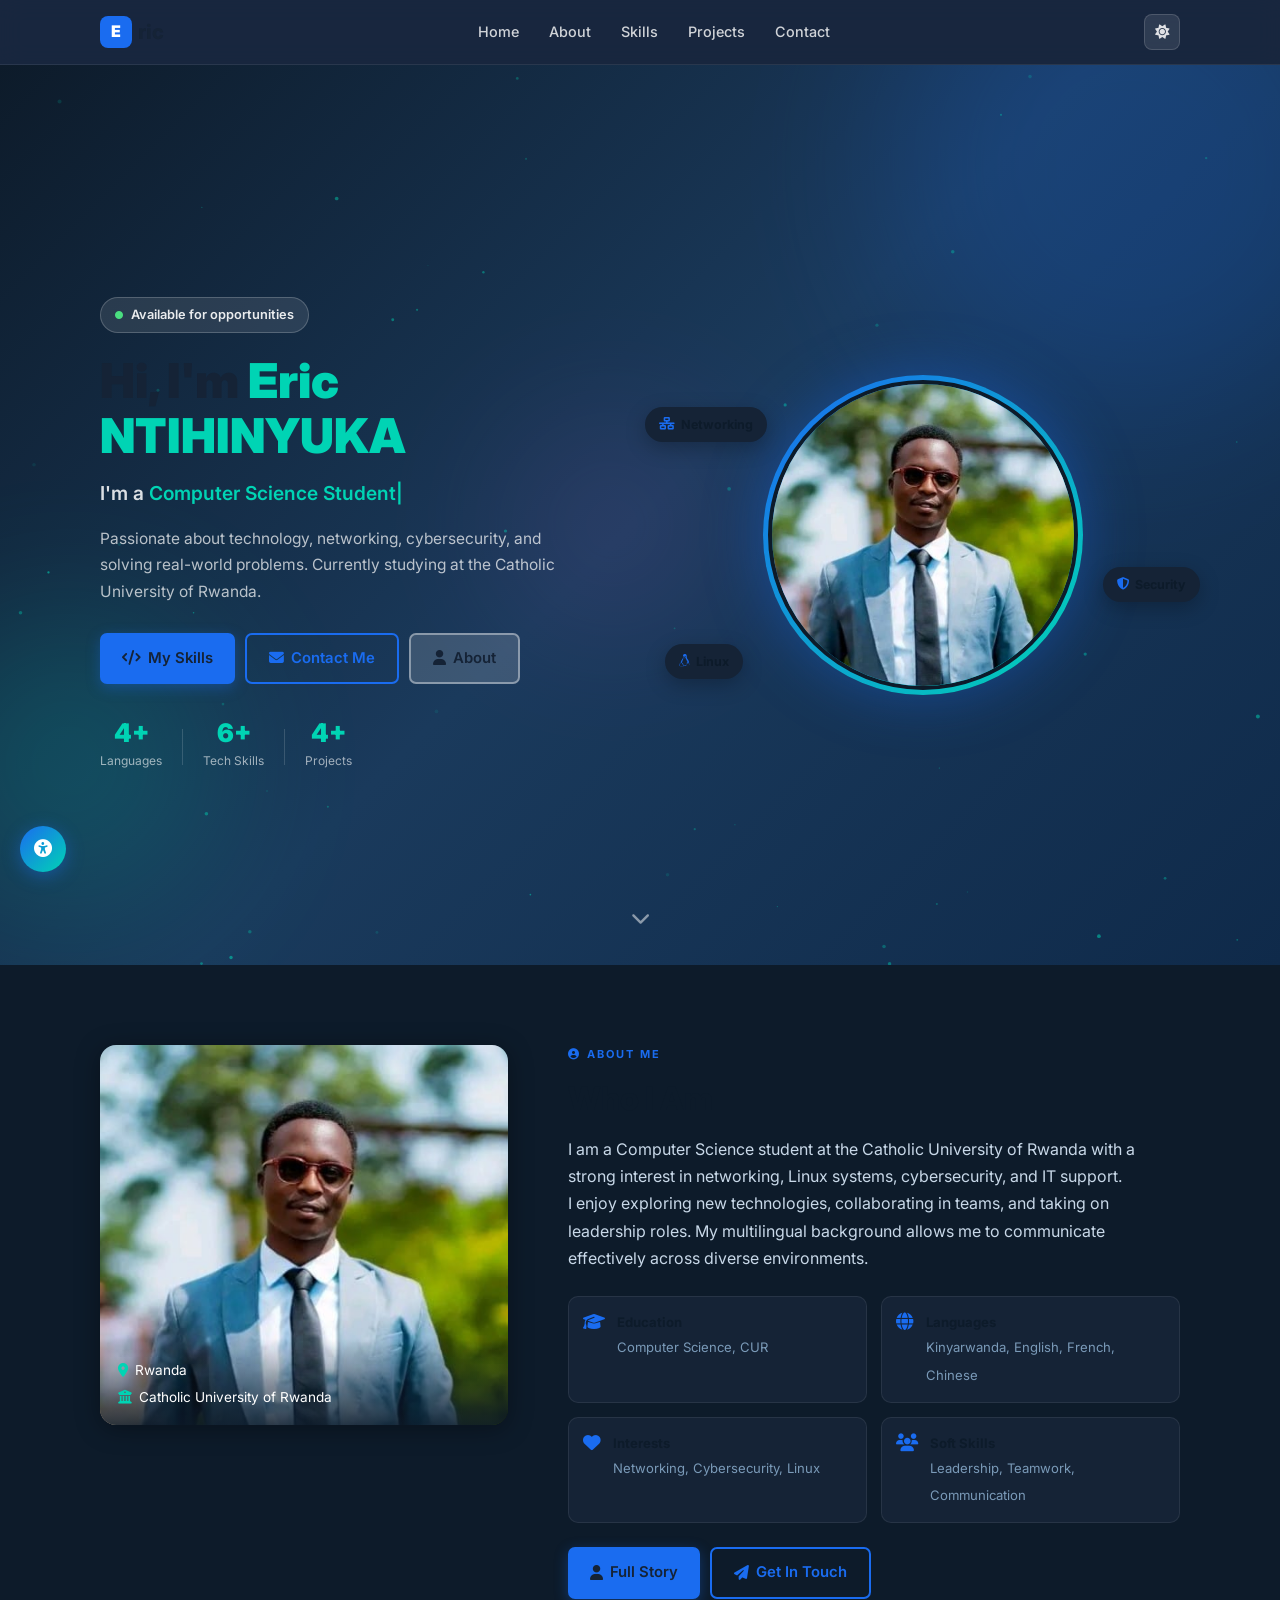
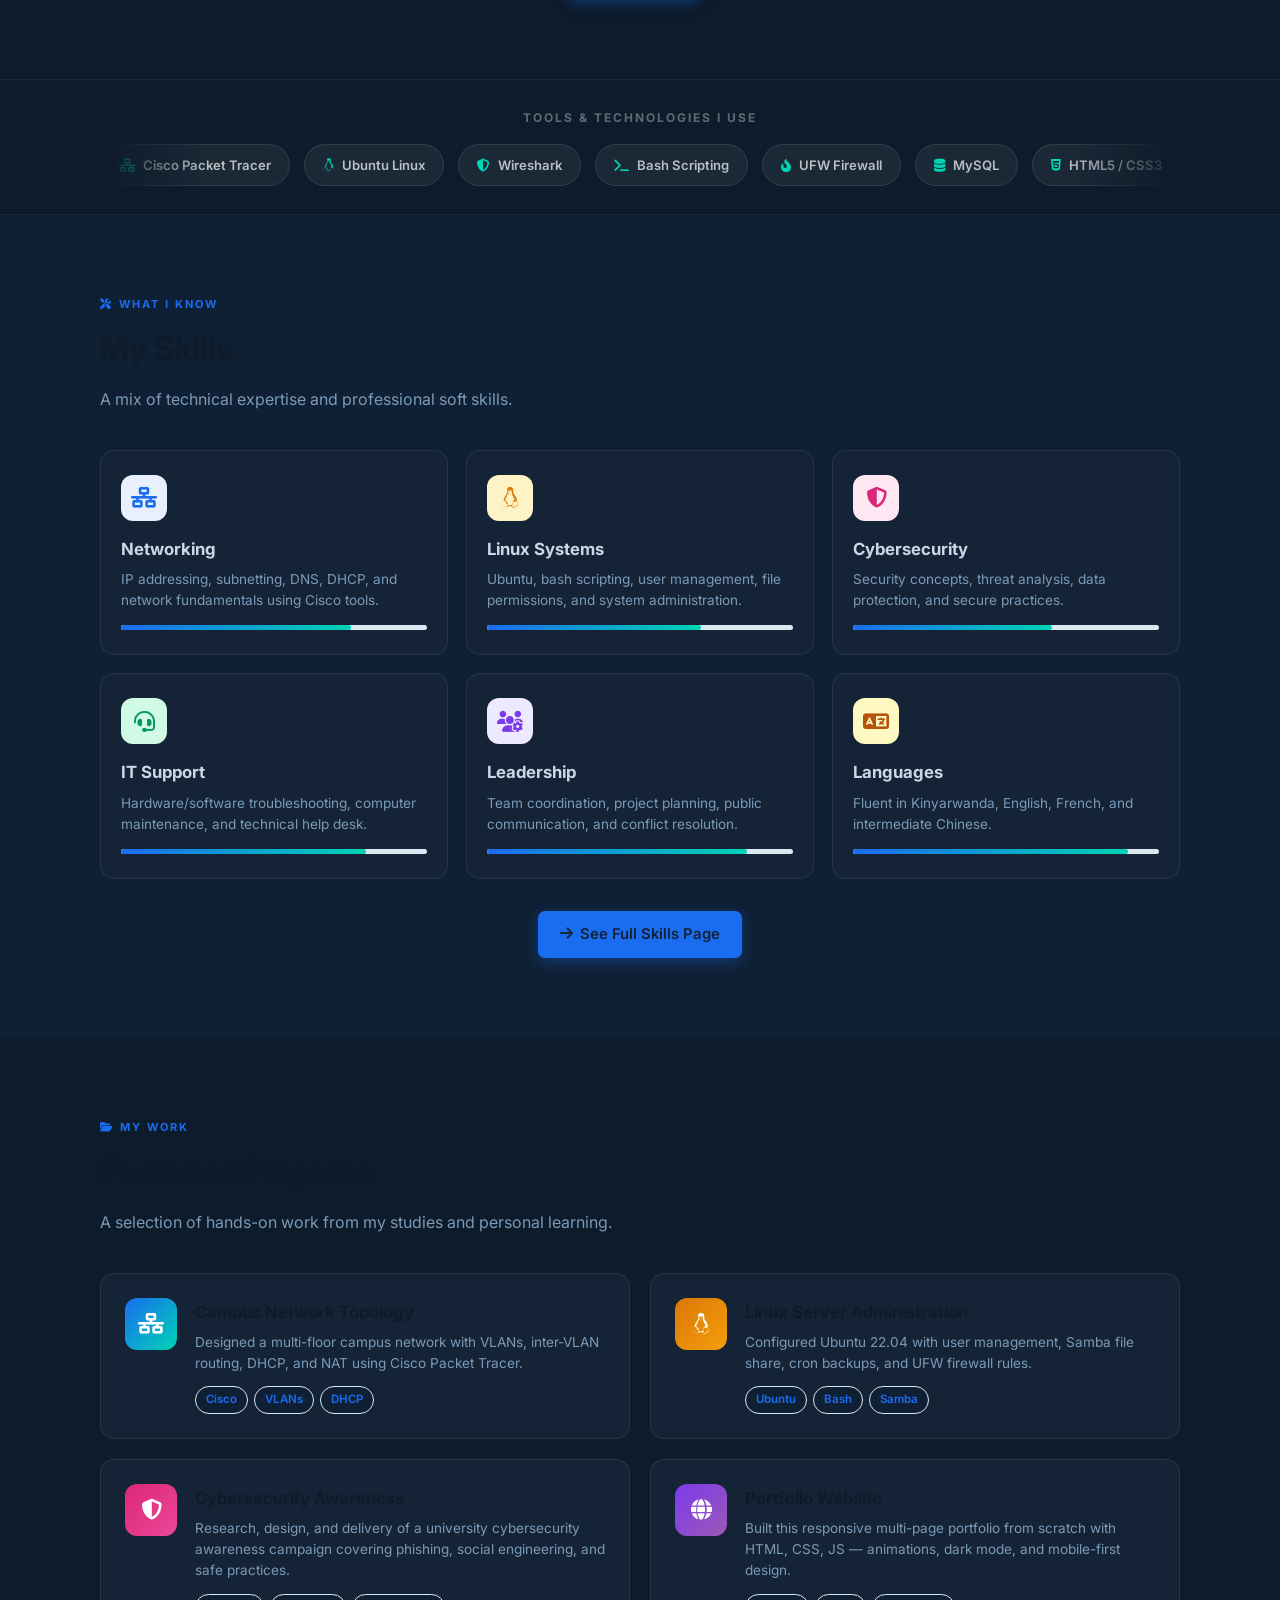
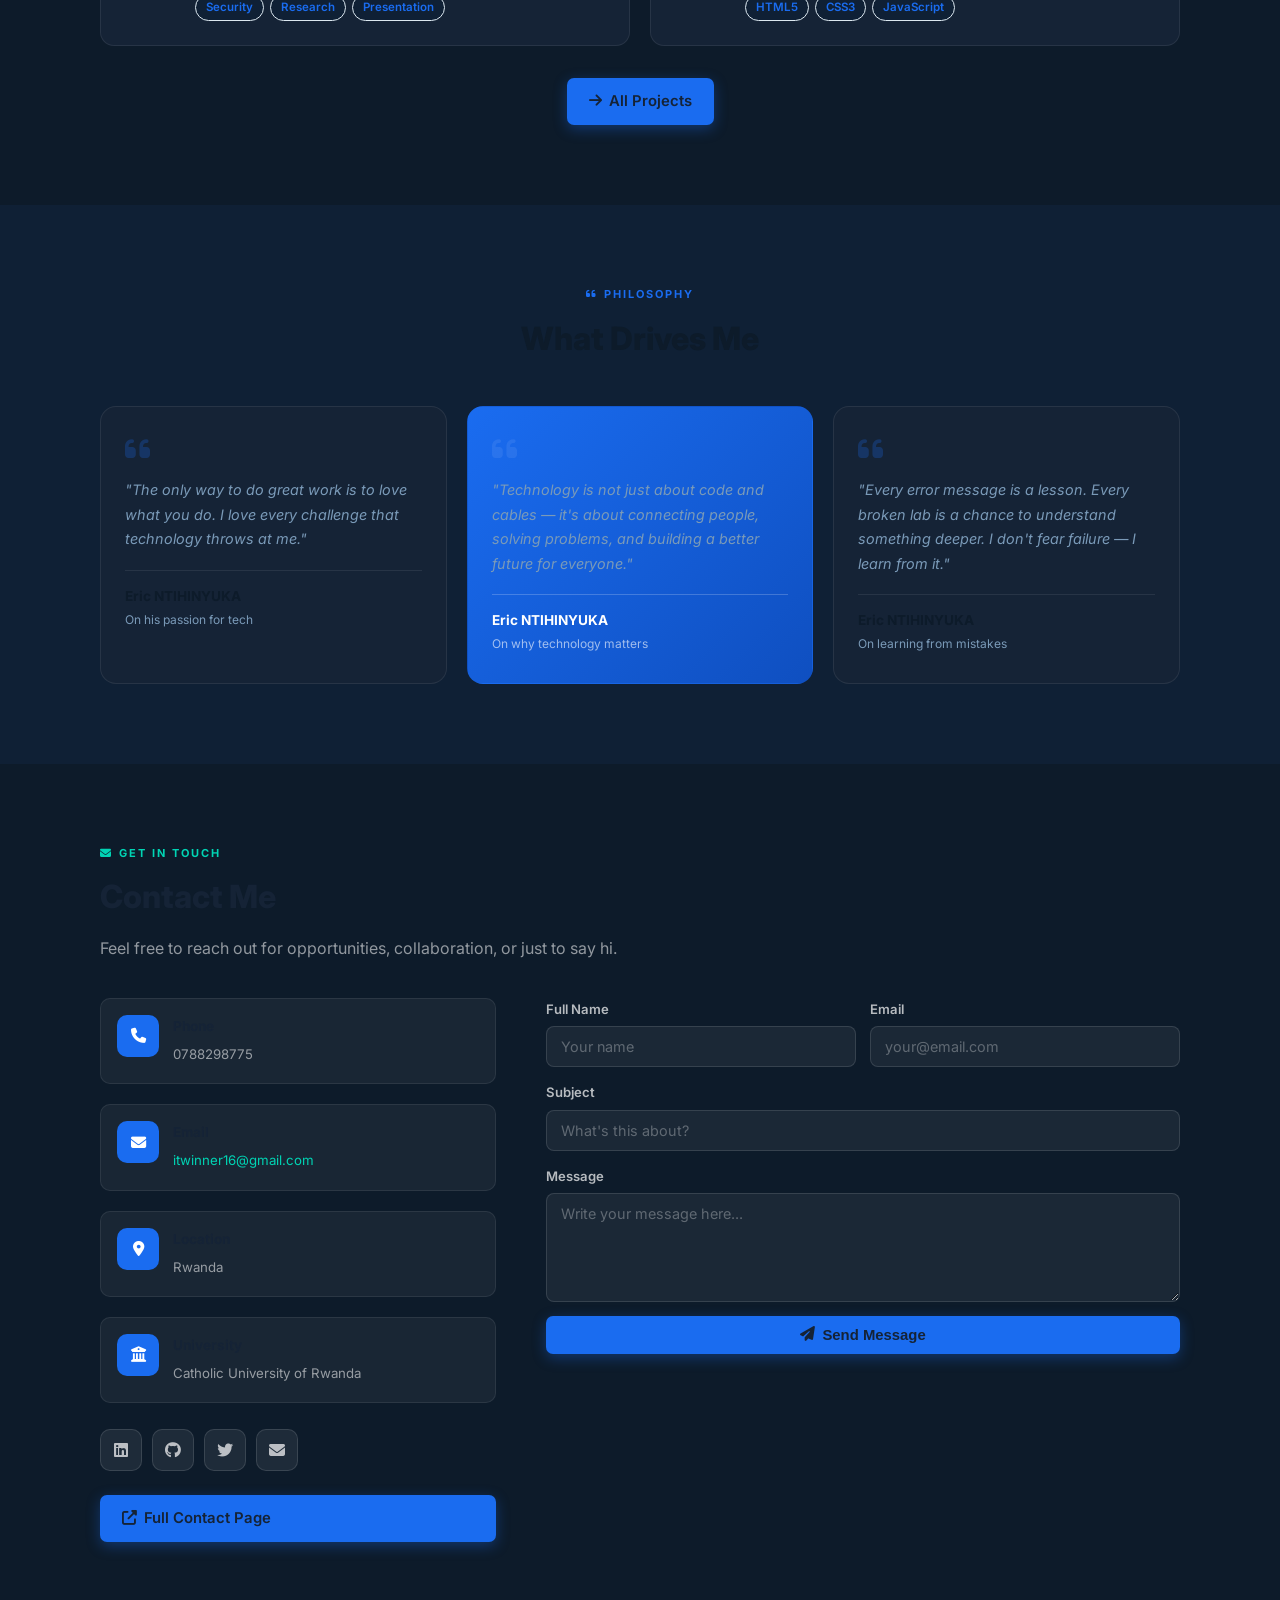
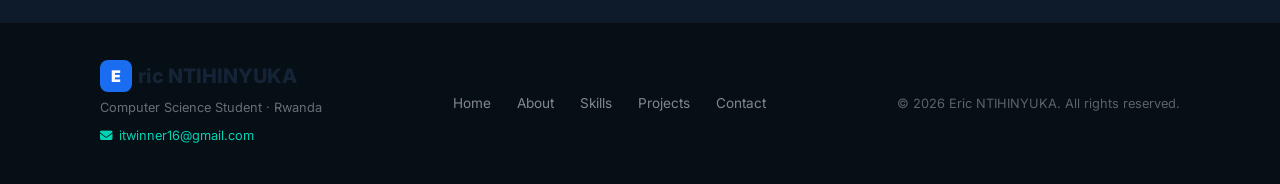
<file: index.html>
<!DOCTYPE html>
<html lang="en" data-theme="dark">
<head>
    <meta charset="UTF-8">
    <meta name="viewport" content="width=device-width, initial-scale=1.0">
    <title>Eric NTIHINYUKA | Portfolio</title>
    <link rel="stylesheet" href="style.css">
    <link rel="stylesheet" href="https://cdnjs.cloudflare.com/ajax/libs/font-awesome/6.5.0/css/all.min.css">
    <link href="https://fonts.googleapis.com/css2?family=Inter:wght@300;400;500;600;700;800&display=swap" rel="stylesheet">
</head>
<body>

<!-- ── PAGE TRANSITION OVERLAY ── -->
<div class="page-transition" id="page-transition"></div>

<!-- ── PROGRESS BAR ── -->
<div class="scroll-progress" id="scroll-progress"></div>

<!-- ── BACK TO TOP ── -->
<button class="back-to-top" id="back-to-top" aria-label="Back to top">
    <i class="fas fa-arrow-up"></i>
</button>

<!-- ───── HEADER ───── -->
<header id="top-header">
    <nav class="container navbar">
        <a class="logo" href="index.html">
            <span class="logo-icon">E</span>ric
        </a>
        <div class="links">
            <a href="index.html" class="active">Home</a>
            <a href="about.html">About</a>
            <a href="skills.html">Skills</a>
            <a href="projects.html">Projects</a>
            <a href="contact.html">Contact</a>
        </div>
        <div class="nav-actions">
            <button class="theme-toggle" id="theme-toggle" aria-label="Toggle theme">
                <i class="fas fa-moon" id="theme-icon"></i>
            </button>
            <button class="menu-toggle" aria-label="Toggle menu">
                <i class="fas fa-bars"></i>
            </button>
        </div>
    </nav>
</header>

<main>

    <!-- ───── HERO ───── -->
    <section id="home" class="hero">
        <div class="hero-bg-shapes">
            <div class="shape shape-1"></div>
            <div class="shape shape-2"></div>
            <div class="shape shape-3"></div>
        </div>
        <!-- Particle dots -->
        <canvas id="particles" class="particles-canvas"></canvas>

        <div class="container hero-grid">
            <div class="hero-text">
                <p class="badge"><i class="fas fa-circle pulse"></i> Available for opportunities</p>
                <h1>Hi, I'm <span>Eric NTIHINYUKA</span></h1>
                <div class="typing-wrapper">
                    <span class="typing-prefix">I'm a </span>
                    <span class="typing-text" id="typing"></span><span class="cursor">|</span>
                </div>
                <p class="hero-desc">Passionate about technology, networking, cybersecurity, and solving real-world problems. Currently studying at the Catholic University of Rwanda.</p>
                <div class="hero-actions">
                    <a class="button primary" href="skills.html"><i class="fas fa-code"></i> My Skills</a>
                    <a class="button outline" href="contact.html"><i class="fas fa-envelope"></i> Contact Me</a>
                    <a class="button ghost" href="about.html"><i class="fas fa-user"></i> About</a>
                </div>
                <div class="hero-stats">
                    <div class="stat">
                        <strong class="counter" data-target="4">0</strong>
                        <span>Languages</span>
                    </div>
                    <div class="stat-divider"></div>
                    <div class="stat">
                        <strong class="counter" data-target="6">0</strong>
                        <span>Tech Skills</span>
                    </div>
                    <div class="stat-divider"></div>
                    <div class="stat">
                        <strong class="counter" data-target="4">0</strong>
                        <span>Projects</span>
                    </div>
                </div>
            </div>

            <div class="photo-wrapper">
                <div class="photo-ring">
                    <img src="winner.jpeg" alt="Eric NTIHINYUKA">
                </div>
                <div class="floating-badge badge-net"><i class="fas fa-network-wired"></i> Networking</div>
                <div class="floating-badge badge-sec"><i class="fas fa-shield-halved"></i> Security</div>
                <div class="floating-badge badge-linux"><i class="fab fa-linux"></i> Linux</div>
            </div>
        </div>
        <div class="scroll-hint">
            <a href="#about"><i class="fas fa-chevron-down"></i></a>
        </div>
    </section>

    <!-- ───── ABOUT PREVIEW ───── -->
    <section id="about" class="section">
        <div class="container about-grid">
            <div class="about-img-col">
                <div class="about-img-card">
                    <img src="winner.jpeg" alt="Eric NTIHINYUKA">
                    <div class="about-img-overlay">
                        <p><i class="fas fa-map-marker-alt"></i> Rwanda</p>
                        <p><i class="fas fa-university"></i> Catholic University of Rwanda</p>
                    </div>
                </div>
            </div>
            <div class="about-text">
                <p class="small-title"><i class="fas fa-user-circle"></i> ABOUT ME</p>
                <h2>Who I Am</h2>
                <p>I am a Computer Science student at the Catholic University of Rwanda with a strong interest in networking, Linux systems, cybersecurity, and IT support.</p>
                <p>I enjoy exploring new technologies, collaborating in teams, and taking on leadership roles. My multilingual background allows me to communicate effectively across diverse environments.</p>

                <div class="about-info-grid">
                    <div class="info-item">
                        <i class="fas fa-graduation-cap"></i>
                        <div>
                            <strong>Education</strong>
                            <span>Computer Science, CUR</span>
                        </div>
                    </div>
                    <div class="info-item">
                        <i class="fas fa-globe"></i>
                        <div>
                            <strong>Languages</strong>
                            <span>Kinyarwanda, English, French, Chinese</span>
                        </div>
                    </div>
                    <div class="info-item">
                        <i class="fas fa-heart"></i>
                        <div>
                            <strong>Interests</strong>
                            <span>Networking, Cybersecurity, Linux</span>
                        </div>
                    </div>
                    <div class="info-item">
                        <i class="fas fa-users"></i>
                        <div>
                            <strong>Soft Skills</strong>
                            <span>Leadership, Teamwork, Communication</span>
                        </div>
                    </div>
                </div>

                <div style="display:flex;gap:10px;flex-wrap:wrap;">
                    <a class="button primary" href="about.html"><i class="fas fa-user"></i> Full Story</a>
                    <a class="button outline" href="contact.html"><i class="fas fa-paper-plane"></i> Get In Touch</a>
                </div>
            </div>
        </div>
    </section>

    <!-- ───── TOOLS STRIP ───── -->
    <section class="tools-strip">
        <div class="container">
            <p class="tools-label">Tools & Technologies I Use</p>
            <div class="tools-track-wrapper">
                <div class="tools-track">
                    <div class="tool-chip"><i class="fas fa-network-wired"></i> Cisco Packet Tracer</div>
                    <div class="tool-chip"><i class="fab fa-linux"></i> Ubuntu Linux</div>
                    <div class="tool-chip"><i class="fas fa-shield-halved"></i> Wireshark</div>
                    <div class="tool-chip"><i class="fas fa-terminal"></i> Bash Scripting</div>
                    <div class="tool-chip"><i class="fas fa-fire-flame-curved"></i> UFW Firewall</div>
                    <div class="tool-chip"><i class="fas fa-database"></i> MySQL</div>
                    <div class="tool-chip"><i class="fab fa-html5"></i> HTML5 / CSS3</div>
                    <div class="tool-chip"><i class="fas fa-code"></i> VS Code</div>
                    <div class="tool-chip"><i class="fab fa-github"></i> GitHub</div>
                    <div class="tool-chip"><i class="fas fa-server"></i> VirtualBox</div>
                    <!-- duplicate for seamless loop -->
                    <div class="tool-chip"><i class="fas fa-network-wired"></i> Cisco Packet Tracer</div>
                    <div class="tool-chip"><i class="fab fa-linux"></i> Ubuntu Linux</div>
                    <div class="tool-chip"><i class="fas fa-shield-halved"></i> Wireshark</div>
                    <div class="tool-chip"><i class="fas fa-terminal"></i> Bash Scripting</div>
                    <div class="tool-chip"><i class="fas fa-fire-flame-curved"></i> UFW Firewall</div>
                    <div class="tool-chip"><i class="fas fa-database"></i> MySQL</div>
                    <div class="tool-chip"><i class="fab fa-html5"></i> HTML5 / CSS3</div>
                    <div class="tool-chip"><i class="fas fa-code"></i> VS Code</div>
                    <div class="tool-chip"><i class="fab fa-github"></i> GitHub</div>
                    <div class="tool-chip"><i class="fas fa-server"></i> VirtualBox</div>
                </div>
            </div>
        </div>
    </section>

    <!-- ───── SKILLS PREVIEW ───── -->
    <section id="profession" class="section light">
        <div class="container">
            <p class="small-title"><i class="fas fa-tools"></i> WHAT I KNOW</p>
            <h2>My Skills</h2>
            <p class="section-sub">A mix of technical expertise and professional soft skills.</p>

            <div class="skills-cards">
                <article class="skill-card">
                    <div class="skill-icon net"><i class="fas fa-network-wired"></i></div>
                    <h3>Networking</h3>
                    <p>IP addressing, subnetting, DNS, DHCP, and network fundamentals using Cisco tools.</p>
                    <div class="skill-bar"><div class="skill-fill" data-width="75"></div></div>
                </article>
                <article class="skill-card">
                    <div class="skill-icon linux"><i class="fab fa-linux"></i></div>
                    <h3>Linux Systems</h3>
                    <p>Ubuntu, bash scripting, user management, file permissions, and system administration.</p>
                    <div class="skill-bar"><div class="skill-fill" data-width="70"></div></div>
                </article>
                <article class="skill-card">
                    <div class="skill-icon sec"><i class="fas fa-shield-halved"></i></div>
                    <h3>Cybersecurity</h3>
                    <p>Security concepts, threat analysis, data protection, and secure practices.</p>
                    <div class="skill-bar"><div class="skill-fill" data-width="65"></div></div>
                </article>
                <article class="skill-card">
                    <div class="skill-icon support"><i class="fas fa-headset"></i></div>
                    <h3>IT Support</h3>
                    <p>Hardware/software troubleshooting, computer maintenance, and technical help desk.</p>
                    <div class="skill-bar"><div class="skill-fill" data-width="80"></div></div>
                </article>
                <article class="skill-card">
                    <div class="skill-icon lead"><i class="fas fa-users-gear"></i></div>
                    <h3>Leadership</h3>
                    <p>Team coordination, project planning, public communication, and conflict resolution.</p>
                    <div class="skill-bar"><div class="skill-fill" data-width="85"></div></div>
                </article>
                <article class="skill-card">
                    <div class="skill-icon lang"><i class="fas fa-language"></i></div>
                    <h3>Languages</h3>
                    <p>Fluent in Kinyarwanda, English, French, and intermediate Chinese.</p>
                    <div class="skill-bar"><div class="skill-fill" data-width="90"></div></div>
                </article>
            </div>

            <div style="text-align:center;margin-top:32px;">
                <a class="button primary" href="skills.html"><i class="fas fa-arrow-right"></i> See Full Skills Page</a>
            </div>
        </div>
    </section>

    <!-- ───── FEATURED PROJECTS ───── -->
    <section id="projects" class="section">
        <div class="container">
            <p class="small-title"><i class="fas fa-folder-open"></i> MY WORK</p>
            <h2>Featured Projects</h2>
            <p class="section-sub">A selection of hands-on work from my studies and personal learning.</p>

            <div class="projects-grid">
                <article class="project-card feat-card" data-href="projects.html">
                    <div class="project-icon" style="background:linear-gradient(135deg,#1a6cf0,#00d4b4)"><i class="fas fa-network-wired"></i></div>
                    <div class="project-content">
                        <h3>Campus Network Topology</h3>
                        <p>Designed a multi-floor campus network with VLANs, inter-VLAN routing, DHCP, and NAT using Cisco Packet Tracer.</p>
                        <div class="project-tags">
                            <span>Cisco</span><span>VLANs</span><span>DHCP</span>
                        </div>
                    </div>
                    <div class="feat-card-hover"><span>View Project <i class="fas fa-arrow-right"></i></span></div>
                </article>

                <article class="project-card feat-card" data-href="projects.html">
                    <div class="project-icon" style="background:linear-gradient(135deg,#d97706,#f59e0b)"><i class="fab fa-linux"></i></div>
                    <div class="project-content">
                        <h3>Linux Server Administration</h3>
                        <p>Configured Ubuntu 22.04 with user management, Samba file share, cron backups, and UFW firewall rules.</p>
                        <div class="project-tags">
                            <span>Ubuntu</span><span>Bash</span><span>Samba</span>
                        </div>
                    </div>
                    <div class="feat-card-hover"><span>View Project <i class="fas fa-arrow-right"></i></span></div>
                </article>

                <article class="project-card feat-card" data-href="projects.html">
                    <div class="project-icon" style="background:linear-gradient(135deg,#db2777,#ec4899)"><i class="fas fa-shield-halved"></i></div>
                    <div class="project-content">
                        <h3>Cybersecurity Awareness</h3>
                        <p>Research, design, and delivery of a university cybersecurity awareness campaign covering phishing, social engineering, and safe practices.</p>
                        <div class="project-tags">
                            <span>Security</span><span>Research</span><span>Presentation</span>
                        </div>
                    </div>
                    <div class="feat-card-hover"><span>View Project <i class="fas fa-arrow-right"></i></span></div>
                </article>

                <article class="project-card feat-card" data-href="projects.html">
                    <div class="project-icon" style="background:linear-gradient(135deg,#7c3aed,#9b59b6)"><i class="fas fa-globe"></i></div>
                    <div class="project-content">
                        <h3>Portfolio Website</h3>
                        <p>Built this responsive multi-page portfolio from scratch with HTML, CSS, JS — animations, dark mode, and mobile-first design.</p>
                        <div class="project-tags">
                            <span>HTML5</span><span>CSS3</span><span>JavaScript</span>
                        </div>
                    </div>
                    <div class="feat-card-hover"><span>View Project <i class="fas fa-arrow-right"></i></span></div>
                </article>
            </div>

            <div style="text-align:center;margin-top:32px;">
                <a class="button primary" href="projects.html"><i class="fas fa-arrow-right"></i> All Projects</a>
            </div>
        </div>
    </section>

    <!-- ───── TESTIMONIALS / QUOTE ───── -->
    <section class="section light">
        <div class="container">
            <p class="small-title" style="justify-content:center;"><i class="fas fa-quote-left"></i> PHILOSOPHY</p>
            <h2 style="text-align:center; margin-bottom:40px;">What Drives Me</h2>
            <div class="quotes-grid">
                <div class="quote-card">
                    <i class="fas fa-quote-left quote-icon"></i>
                    <p>"The only way to do great work is to love what you do. I love every challenge that technology throws at me."</p>
                    <div class="quote-author"><strong>Eric NTIHINYUKA</strong><span>On his passion for tech</span></div>
                </div>
                <div class="quote-card highlight-quote">
                    <i class="fas fa-quote-left quote-icon"></i>
                    <p>"Technology is not just about code and cables — it's about connecting people, solving problems, and building a better future for everyone."</p>
                    <div class="quote-author"><strong>Eric NTIHINYUKA</strong><span>On why technology matters</span></div>
                </div>
                <div class="quote-card">
                    <i class="fas fa-quote-left quote-icon"></i>
                    <p>"Every error message is a lesson. Every broken lab is a chance to understand something deeper. I don't fear failure — I learn from it."</p>
                    <div class="quote-author"><strong>Eric NTIHINYUKA</strong><span>On learning from mistakes</span></div>
                </div>
            </div>
        </div>
    </section>

    <!-- ───── CONTACT STRIP ───── -->
    <section id="contact" class="section contact">
        <div class="container">
            <p class="small-title"><i class="fas fa-envelope"></i> GET IN TOUCH</p>
            <h2>Contact Me</h2>
            <p class="section-sub light-sub">Feel free to reach out for opportunities, collaboration, or just to say hi.</p>

            <div class="contact-grid">
                <div class="contact-info">
                    <div class="contact-item">
                        <div class="contact-icon"><i class="fas fa-phone"></i></div>
                        <div>
                            <strong>Phone</strong>
                            <span>0788298775</span>
                        </div>
                    </div>
                    <div class="contact-item">
                        <div class="contact-icon"><i class="fas fa-envelope"></i></div>
                        <div>
                            <strong>Email</strong>
                            <span><a href="mailto:itwinner16@gmail.com" style="color:var(--accent);">itwinner16@gmail.com</a></span>
                        </div>
                    </div>
                    <div class="contact-item">
                        <div class="contact-icon"><i class="fas fa-map-marker-alt"></i></div>
                        <div>
                            <strong>Location</strong>
                            <span>Rwanda</span>
                        </div>
                    </div>
                    <div class="contact-item">
                        <div class="contact-icon"><i class="fas fa-university"></i></div>
                        <div>
                            <strong>University</strong>
                            <span>Catholic University of Rwanda</span>
                        </div>
                    </div>
                    <div class="social-links">
                        <a href="#" title="LinkedIn"><i class="fab fa-linkedin"></i></a>
                        <a href="#" title="GitHub"><i class="fab fa-github"></i></a>
                        <a href="#" title="Twitter"><i class="fab fa-twitter"></i></a>
                        <a href="mailto:itwinner16@gmail.com" title="Email"><i class="fas fa-envelope"></i></a>
                    </div>
                    <a class="button primary" href="contact.html" style="margin-top:4px;">
                        <i class="fas fa-external-link-alt"></i> Full Contact Page
                    </a>
                </div>

                <form class="contact-form" onsubmit="handleSubmit(event)">
                    <div class="form-row">
                        <div class="form-group">
                            <label for="name">Full Name</label>
                            <input type="text" id="name" placeholder="Your name" required>
                        </div>
                        <div class="form-group">
                            <label for="email">Email</label>
                            <input type="email" id="email" placeholder="your@email.com" required>
                        </div>
                    </div>
                    <div class="form-group">
                        <label for="subject">Subject</label>
                        <input type="text" id="subject" placeholder="What's this about?">
                    </div>
                    <div class="form-group">
                        <label for="message">Message</label>
                        <textarea id="message" rows="5" placeholder="Write your message here..." required></textarea>
                    </div>
                    <button type="submit" class="button primary full-width">
                        <i class="fas fa-paper-plane"></i> Send Message
                    </button>
                    <p class="form-success" id="form-success">✅ Message sent! I'll get back to you soon.</p>
                </form>
            </div>
        </div>
    </section>

</main>

<!-- ───── FOOTER ───── -->
<footer>
    <div class="footer-inner container">
        <div class="footer-brand">
            <a class="logo" href="index.html"><span class="logo-icon">E</span>ric NTIHINYUKA</a>
            <p>Computer Science Student · Rwanda</p>
            <a href="mailto:itwinner16@gmail.com" class="footer-email"><i class="fas fa-envelope"></i> itwinner16@gmail.com</a>
        </div>
        <div class="footer-links">
            <a href="index.html">Home</a>
            <a href="about.html">About</a>
            <a href="skills.html">Skills</a>
            <a href="projects.html">Projects</a>
            <a href="contact.html">Contact</a>
        </div>
        <div class="footer-copy">
            <span>© 2026 Eric NTIHINYUKA. All rights reserved.</span>
        </div>
    </div>
</footer>

<script src="shared.js"></script>
<script>
/* ── Typing animation ── */
const roles = ["Computer Science Student","Networking Enthusiast","Linux Explorer","Cybersecurity Learner","IT Problem Solver"];
let ri = 0, ci = 0, deleting = false;
const typingEl = document.getElementById("typing");
function type() {
    const word = roles[ri];
    typingEl.textContent = deleting ? word.substring(0, ci--) : word.substring(0, ci++);
    if (!deleting && ci > word.length) { deleting = true; setTimeout(type, 1500); return; }
    if (deleting && ci < 0) { deleting = false; ri = (ri + 1) % roles.length; }
    setTimeout(type, deleting ? 60 : 100);
}
type();

/* ── Animated counters ── */
const counterObserver = new IntersectionObserver(entries => {
    entries.forEach(entry => {
        if (entry.isIntersecting) {
            const el = entry.target;
            const target = +el.dataset.target;
            let current = 0;
            const step = Math.ceil(target / 40);
            const interval = setInterval(() => {
                current += step;
                if (current >= target) { current = target; clearInterval(interval); }
                el.textContent = current + "+";
            }, 40);
            counterObserver.unobserve(el);
        }
    });
}, { threshold: 0.5 });
document.querySelectorAll(".counter").forEach(el => counterObserver.observe(el));

/* ── Contact form ── */
function handleSubmit(e) {
    e.preventDefault();
    document.getElementById("form-success").style.display = "block";
    e.target.reset();
    setTimeout(() => document.getElementById("form-success").style.display = "none", 4000);
}

/* ── Featured card click ── */
document.querySelectorAll(".feat-card").forEach(card => {
    card.addEventListener("click", () => {
        window.location.href = card.dataset.href;
    });
});

/* ── Particles canvas ── */
(function() {
    const canvas = document.getElementById("particles");
    if (!canvas) return;
    const ctx = canvas.getContext("2d");
    let W, H, dots = [];
    function resize() { W = canvas.width = canvas.offsetWidth; H = canvas.height = canvas.offsetHeight; }
    resize();
    window.addEventListener("resize", resize);
    for (let i = 0; i < 55; i++) {
        dots.push({ x: Math.random()*W, y: Math.random()*H, r: Math.random()*1.5+.5,
            dx: (Math.random()-.5)*.4, dy: (Math.random()-.5)*.4, a: Math.random()*.5+.1 });
    }
    function draw() {
        ctx.clearRect(0, 0, W, H);
        dots.forEach(d => {
            d.x += d.dx; d.y += d.dy;
            if (d.x < 0 || d.x > W) d.dx *= -1;
            if (d.y < 0 || d.y > H) d.dy *= -1;
            ctx.beginPath();
            ctx.arc(d.x, d.y, d.r, 0, Math.PI*2);
            ctx.fillStyle = `rgba(0,212,180,${d.a})`;
            ctx.fill();
        });
        requestAnimationFrame(draw);
    }
    draw();
})();
</script>

</body>
</html>

</script>

</body>
</html>
</file>
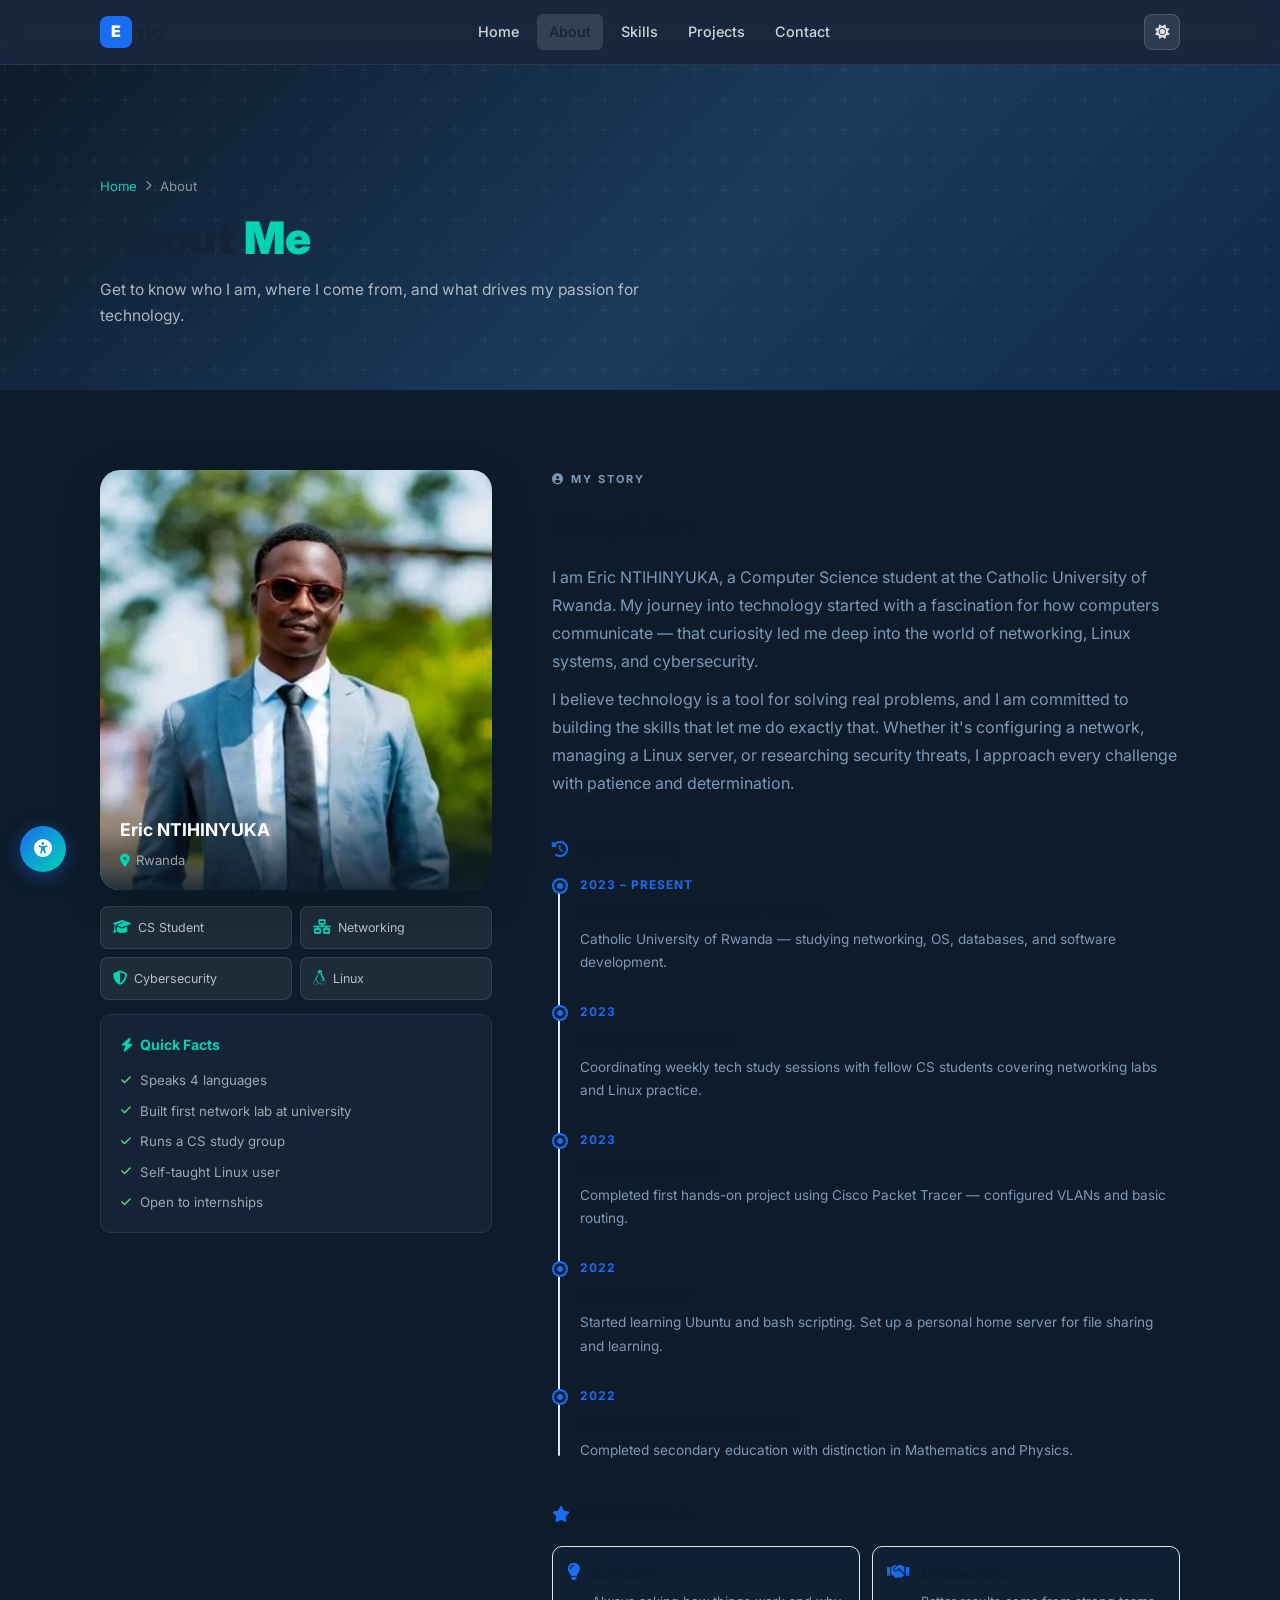
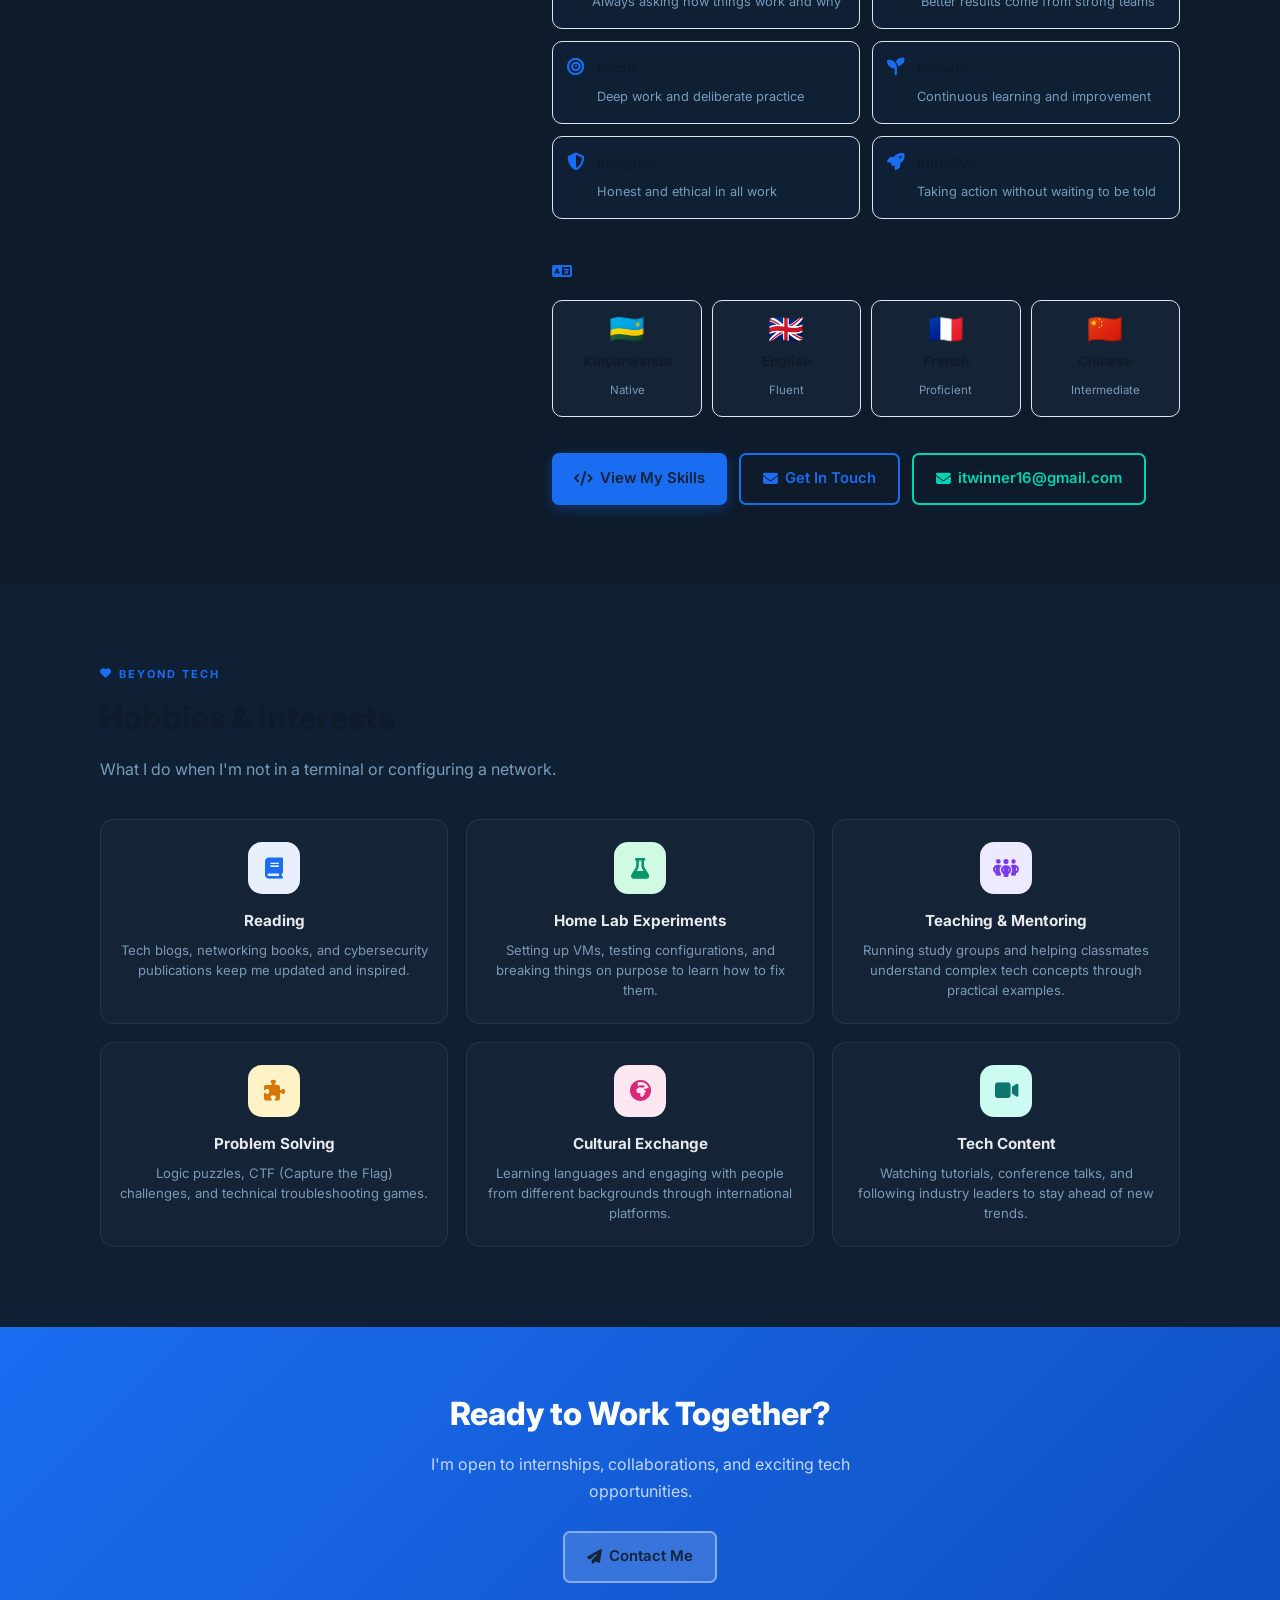
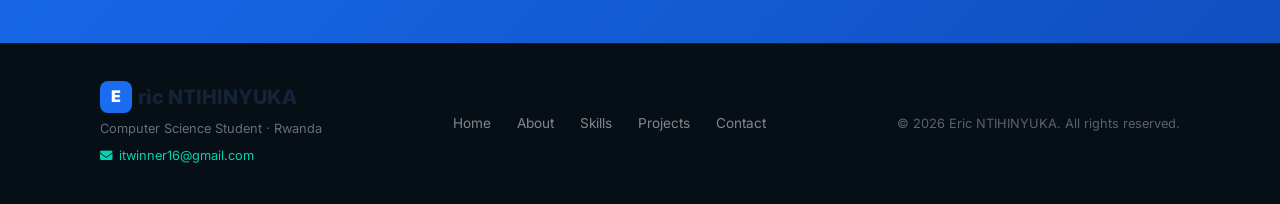
<file: about.html>
<!DOCTYPE html>
<html lang="en" data-theme="dark">
<head>
    <meta charset="UTF-8">
    <meta name="viewport" content="width=device-width, initial-scale=1.0">
    <title>About | Eric NTIHINYUKA</title>
    <link rel="stylesheet" href="style.css">
    <link rel="stylesheet" href="pages.css">
    <link rel="stylesheet" href="https://cdnjs.cloudflare.com/ajax/libs/font-awesome/6.5.0/css/all.min.css">
    <link href="https://fonts.googleapis.com/css2?family=Inter:wght@300;400;500;600;700;800&display=swap" rel="stylesheet">
</head>
<body>

<div class="page-transition" id="page-transition"></div>
<div class="scroll-progress" id="scroll-progress"></div>
<button class="back-to-top" id="back-to-top" aria-label="Back to top"><i class="fas fa-arrow-up"></i></button>

<!-- ───── HEADER ───── -->
<header id="top-header">
    <nav class="container navbar">
        <a class="logo" href="index.html"><span class="logo-icon">E</span>ric</a>
        <div class="links">
            <a href="index.html">Home</a>
            <a href="about.html" class="active">About</a>
            <a href="skills.html">Skills</a>
            <a href="projects.html">Projects</a>
            <a href="contact.html">Contact</a>
        </div>
        <div class="nav-actions">
            <button class="theme-toggle" id="theme-toggle" aria-label="Toggle theme">
                <i class="fas fa-moon" id="theme-icon"></i>
            </button>
            <button class="menu-toggle" aria-label="Toggle menu"><i class="fas fa-bars"></i></button>
        </div>
    </nav>
</header>

<main>

    <!-- ───── PAGE HERO ───── -->
    <section class="page-hero">
        <div class="container page-hero-content">
            <div class="breadcrumb">
                <a href="index.html">Home</a>
                <i class="fas fa-chevron-right"></i>
                <span>About</span>
            </div>
            <h1>About <span>Me</span></h1>
            <p>Get to know who I am, where I come from, and what drives my passion for technology.</p>
        </div>
    </section>

    <!-- ───── MAIN ABOUT ───── -->
    <section class="section">
        <div class="container about-page-grid">

            <!-- Left: sticky photo -->
            <div class="sticky-photo">
                <div class="about-photo-card">
                    <img src="winner.jpeg" alt="Eric NTIHINYUKA">
                    <div class="about-photo-overlay">
                        <h3>Eric NTIHINYUKA</h3>
                        <p><i class="fas fa-map-marker-alt"></i> Rwanda</p>
                    </div>
                </div>
                <div class="about-quick-facts">
                    <div class="fact-chip"><i class="fas fa-graduation-cap"></i> CS Student</div>
                    <div class="fact-chip"><i class="fas fa-network-wired"></i> Networking</div>
                    <div class="fact-chip"><i class="fas fa-shield-halved"></i> Cybersecurity</div>
                    <div class="fact-chip"><i class="fab fa-linux"></i> Linux</div>
                </div>
                <!-- Fun Facts Card -->
                <div class="fun-facts-card">
                    <h4><i class="fas fa-bolt"></i> Quick Facts</h4>
                    <ul>
                        <li><i class="fas fa-check"></i> Speaks 4 languages</li>
                        <li><i class="fas fa-check"></i> Built first network lab at university</li>
                        <li><i class="fas fa-check"></i> Runs a CS study group</li>
                        <li><i class="fas fa-check"></i> Self-taught Linux user</li>
                        <li><i class="fas fa-check"></i> Open to internships</li>
                    </ul>
                </div>
            </div>

            <!-- Right: story -->
            <div>
                <div class="story-block">
                    <p class="small-title"><i class="fas fa-user-circle"></i> MY STORY</p>
                    <h2>Who I Am</h2>
                    <p>I am Eric NTIHINYUKA, a Computer Science student at the Catholic University of Rwanda. My journey into technology started with a fascination for how computers communicate — that curiosity led me deep into the world of networking, Linux systems, and cybersecurity.</p>
                    <p>I believe technology is a tool for solving real problems, and I am committed to building the skills that let me do exactly that. Whether it's configuring a network, managing a Linux server, or researching security threats, I approach every challenge with patience and determination.</p>
                </div>

                <!-- Timeline -->
                <div class="story-block">
                    <h3><i class="fas fa-clock-rotate-left"></i> My Journey</h3>
                    <div class="timeline">
                        <div class="tl-item">
                            <div class="tl-year">2023 – Present</div>
                            <div class="tl-title">Bachelor's in Computer Science</div>
                            <div class="tl-sub">Catholic University of Rwanda — studying networking, OS, databases, and software development.</div>
                        </div>
                        <div class="tl-item">
                            <div class="tl-year">2023</div>
                            <div class="tl-title">Study Group Leader</div>
                            <div class="tl-sub">Coordinating weekly tech study sessions with fellow CS students covering networking labs and Linux practice.</div>
                        </div>
                        <div class="tl-item">
                            <div class="tl-year">2023</div>
                            <div class="tl-title">First Network Lab</div>
                            <div class="tl-sub">Completed first hands-on project using Cisco Packet Tracer — configured VLANs and basic routing.</div>
                        </div>
                        <div class="tl-item">
                            <div class="tl-year">2022</div>
                            <div class="tl-title">Linux Explorer</div>
                            <div class="tl-sub">Started learning Ubuntu and bash scripting. Set up a personal home server for file sharing and learning.</div>
                        </div>
                        <div class="tl-item">
                            <div class="tl-year">2022</div>
                            <div class="tl-title">Secondary School Graduate</div>
                            <div class="tl-sub">Completed secondary education with distinction in Mathematics and Physics.</div>
                        </div>
                    </div>
                </div>

                <!-- Values -->
                <div class="story-block">
                    <h3><i class="fas fa-star"></i> What I Value</h3>
                    <div class="values-grid">
                        <div class="value-item">
                            <i class="fas fa-lightbulb"></i>
                            <div><strong>Curiosity</strong><span>Always asking how things work and why</span></div>
                        </div>
                        <div class="value-item">
                            <i class="fas fa-handshake"></i>
                            <div><strong>Collaboration</strong><span>Better results come from strong teams</span></div>
                        </div>
                        <div class="value-item">
                            <i class="fas fa-bullseye"></i>
                            <div><strong>Focus</strong><span>Deep work and deliberate practice</span></div>
                        </div>
                        <div class="value-item">
                            <i class="fas fa-seedling"></i>
                            <div><strong>Growth</strong><span>Continuous learning and improvement</span></div>
                        </div>
                        <div class="value-item">
                            <i class="fas fa-shield-halved"></i>
                            <div><strong>Integrity</strong><span>Honest and ethical in all work</span></div>
                        </div>
                        <div class="value-item">
                            <i class="fas fa-rocket"></i>
                            <div><strong>Initiative</strong><span>Taking action without waiting to be told</span></div>
                        </div>
                    </div>
                </div>

                <!-- Languages -->
                <div class="story-block">
                    <h3><i class="fas fa-language"></i> Languages I Speak</h3>
                    <div class="lang-grid">
                        <div class="lang-card">
                            <div class="lang-flag">🇷🇼</div>
                            <strong>Kinyarwanda</strong>
                            <span>Native</span>
                        </div>
                        <div class="lang-card">
                            <div class="lang-flag">🇬🇧</div>
                            <strong>English</strong>
                            <span>Fluent</span>
                        </div>
                        <div class="lang-card">
                            <div class="lang-flag">🇫🇷</div>
                            <strong>French</strong>
                            <span>Proficient</span>
                        </div>
                        <div class="lang-card">
                            <div class="lang-flag">🇨🇳</div>
                            <strong>Chinese</strong>
                            <span>Intermediate</span>
                        </div>
                    </div>
                </div>

                <!-- CTA -->
                <div style="display:flex; gap:12px; flex-wrap:wrap; margin-top:10px;">
                    <a class="button primary" href="skills.html"><i class="fas fa-code"></i> View My Skills</a>
                    <a class="button outline" href="contact.html"><i class="fas fa-envelope"></i> Get In Touch</a>
                    <a class="button outline" href="mailto:itwinner16@gmail.com" style="border-color:#00d4b4;color:#00d4b4;"><i class="fas fa-envelope"></i> itwinner16@gmail.com</a>
                </div>
            </div>
        </div>
    </section>

    <!-- ───── HOBBIES & INTERESTS ───── -->
    <section class="section light">
        <div class="container">
            <p class="small-title"><i class="fas fa-heart"></i> BEYOND TECH</p>
            <h2>Hobbies & Interests</h2>
            <p class="section-sub">What I do when I'm not in a terminal or configuring a network.</p>

            <div class="hobbies-grid">
                <div class="hobby-card">
                    <div class="hobby-icon" style="background:#e8f0fe; color:#1a6cf0;"><i class="fas fa-book"></i></div>
                    <h4>Reading</h4>
                    <p>Tech blogs, networking books, and cybersecurity publications keep me updated and inspired.</p>
                </div>
                <div class="hobby-card">
                    <div class="hobby-icon" style="background:#d1fae5; color:#059669;"><i class="fas fa-flask"></i></div>
                    <h4>Home Lab Experiments</h4>
                    <p>Setting up VMs, testing configurations, and breaking things on purpose to learn how to fix them.</p>
                </div>
                <div class="hobby-card">
                    <div class="hobby-icon" style="background:#ede9fe; color:#7c3aed;"><i class="fas fa-people-group"></i></div>
                    <h4>Teaching & Mentoring</h4>
                    <p>Running study groups and helping classmates understand complex tech concepts through practical examples.</p>
                </div>
                <div class="hobby-card">
                    <div class="hobby-icon" style="background:#fef3c7; color:#d97706;"><i class="fas fa-puzzle-piece"></i></div>
                    <h4>Problem Solving</h4>
                    <p>Logic puzzles, CTF (Capture the Flag) challenges, and technical troubleshooting games.</p>
                </div>
                <div class="hobby-card">
                    <div class="hobby-icon" style="background:#fce7f3; color:#db2777;"><i class="fas fa-globe-africa"></i></div>
                    <h4>Cultural Exchange</h4>
                    <p>Learning languages and engaging with people from different backgrounds through international platforms.</p>
                </div>
                <div class="hobby-card">
                    <div class="hobby-icon" style="background:#ccfbf1; color:#0f766e;"><i class="fas fa-video"></i></div>
                    <h4>Tech Content</h4>
                    <p>Watching tutorials, conference talks, and following industry leaders to stay ahead of new trends.</p>
                </div>
            </div>
        </div>
    </section>

    <!-- ───── CTA BANNER ───── -->
    <div class="cta-banner">
        <div class="container">
            <h2>Ready to Work Together?</h2>
            <p>I'm open to internships, collaborations, and exciting tech opportunities.</p>
            <a class="button ghost" href="contact.html"><i class="fas fa-paper-plane"></i> Contact Me</a>
        </div>
    </div>

</main>

<!-- ───── FOOTER ───── -->
<footer>
    <div class="footer-inner container">
        <div class="footer-brand">
            <a class="logo" href="index.html"><span class="logo-icon">E</span>ric NTIHINYUKA</a>
            <p>Computer Science Student · Rwanda</p>
            <a href="mailto:itwinner16@gmail.com" class="footer-email"><i class="fas fa-envelope"></i> itwinner16@gmail.com</a>
        </div>
        <div class="footer-links">
            <a href="index.html">Home</a>
            <a href="about.html">About</a>
            <a href="skills.html">Skills</a>
            <a href="projects.html">Projects</a>
            <a href="contact.html">Contact</a>
        </div>
        <div class="footer-copy">
            <span>© 2026 Eric NTIHINYUKA. All rights reserved.</span>
        </div>
    </div>
</footer>

<script src="shared.js"></script>
<script>
    const fadeObserver = new IntersectionObserver(entries => {
        entries.forEach(e => { if (e.isIntersecting) e.target.classList.add("visible"); });
    }, { threshold: 0.1 });
    document.querySelectorAll(".section").forEach(s => { s.classList.add("fade-section"); fadeObserver.observe(s); });
</script>
</body>
</html>
</file>
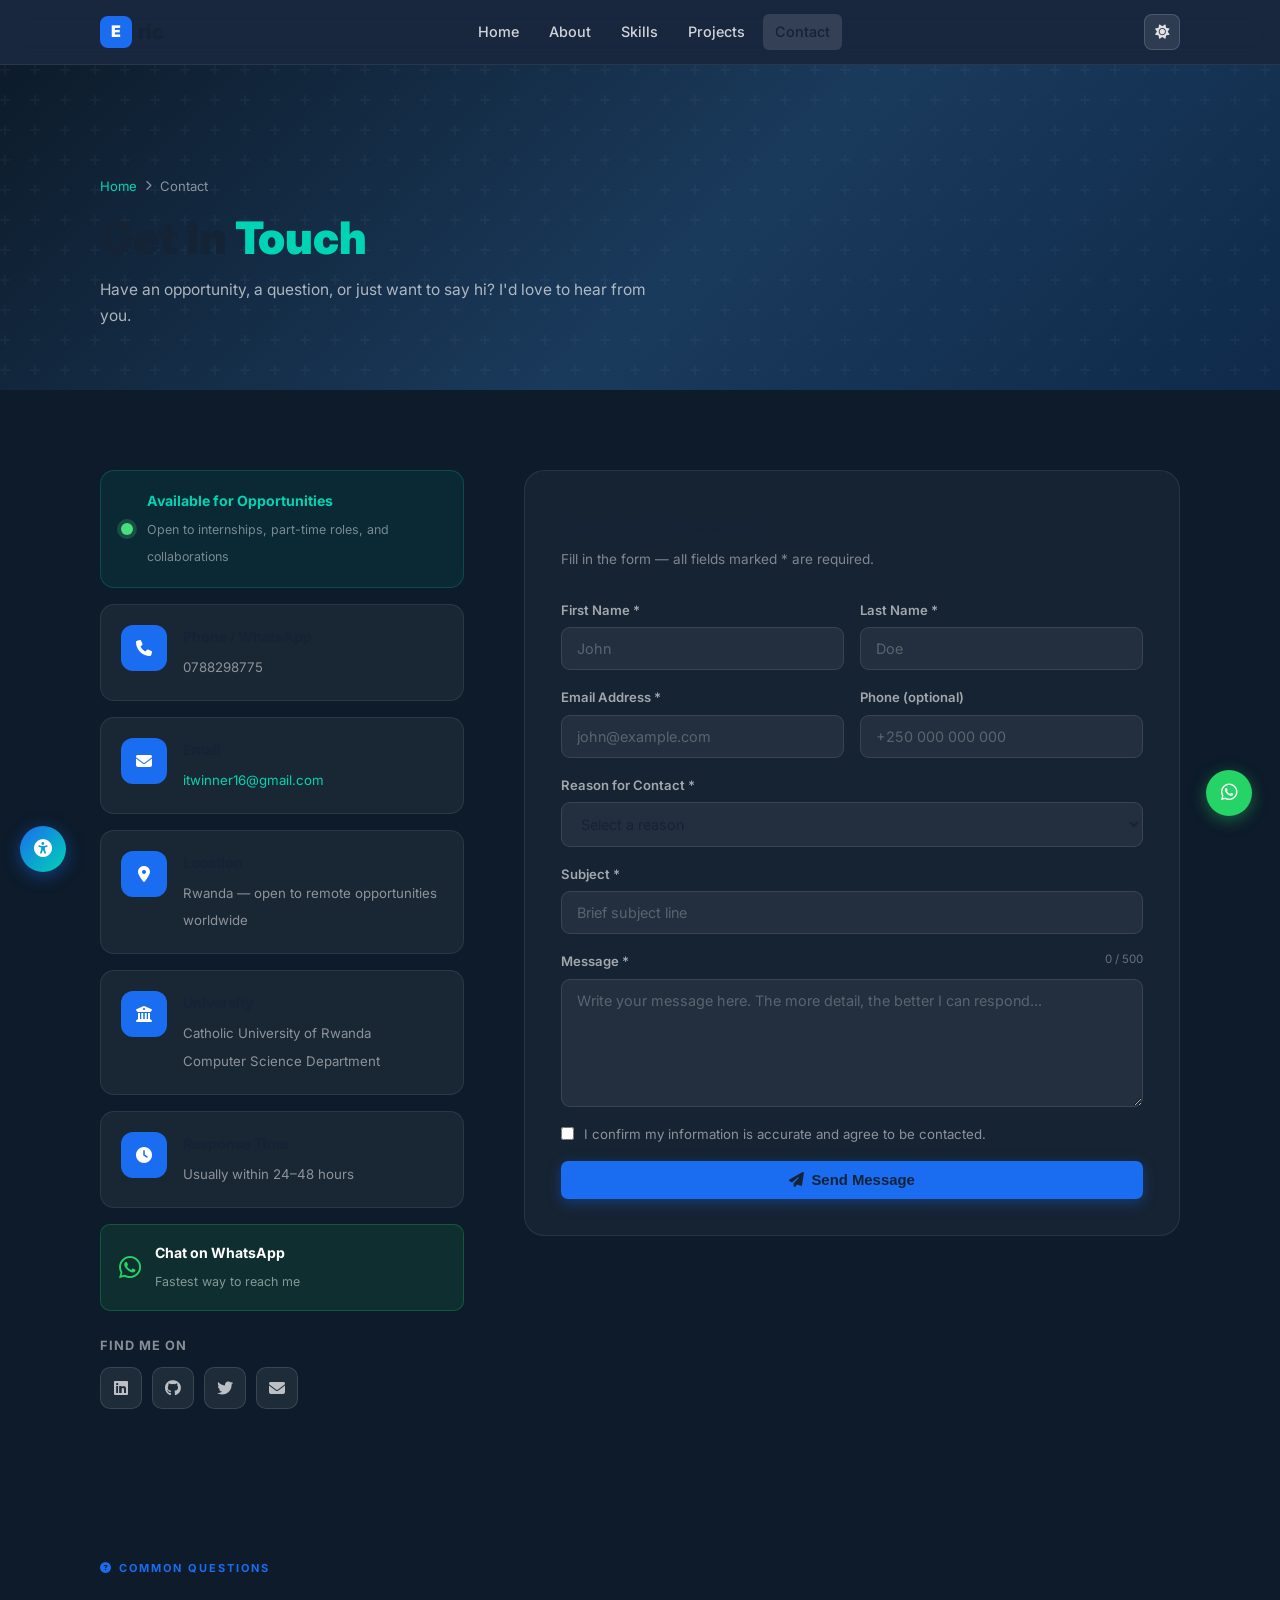
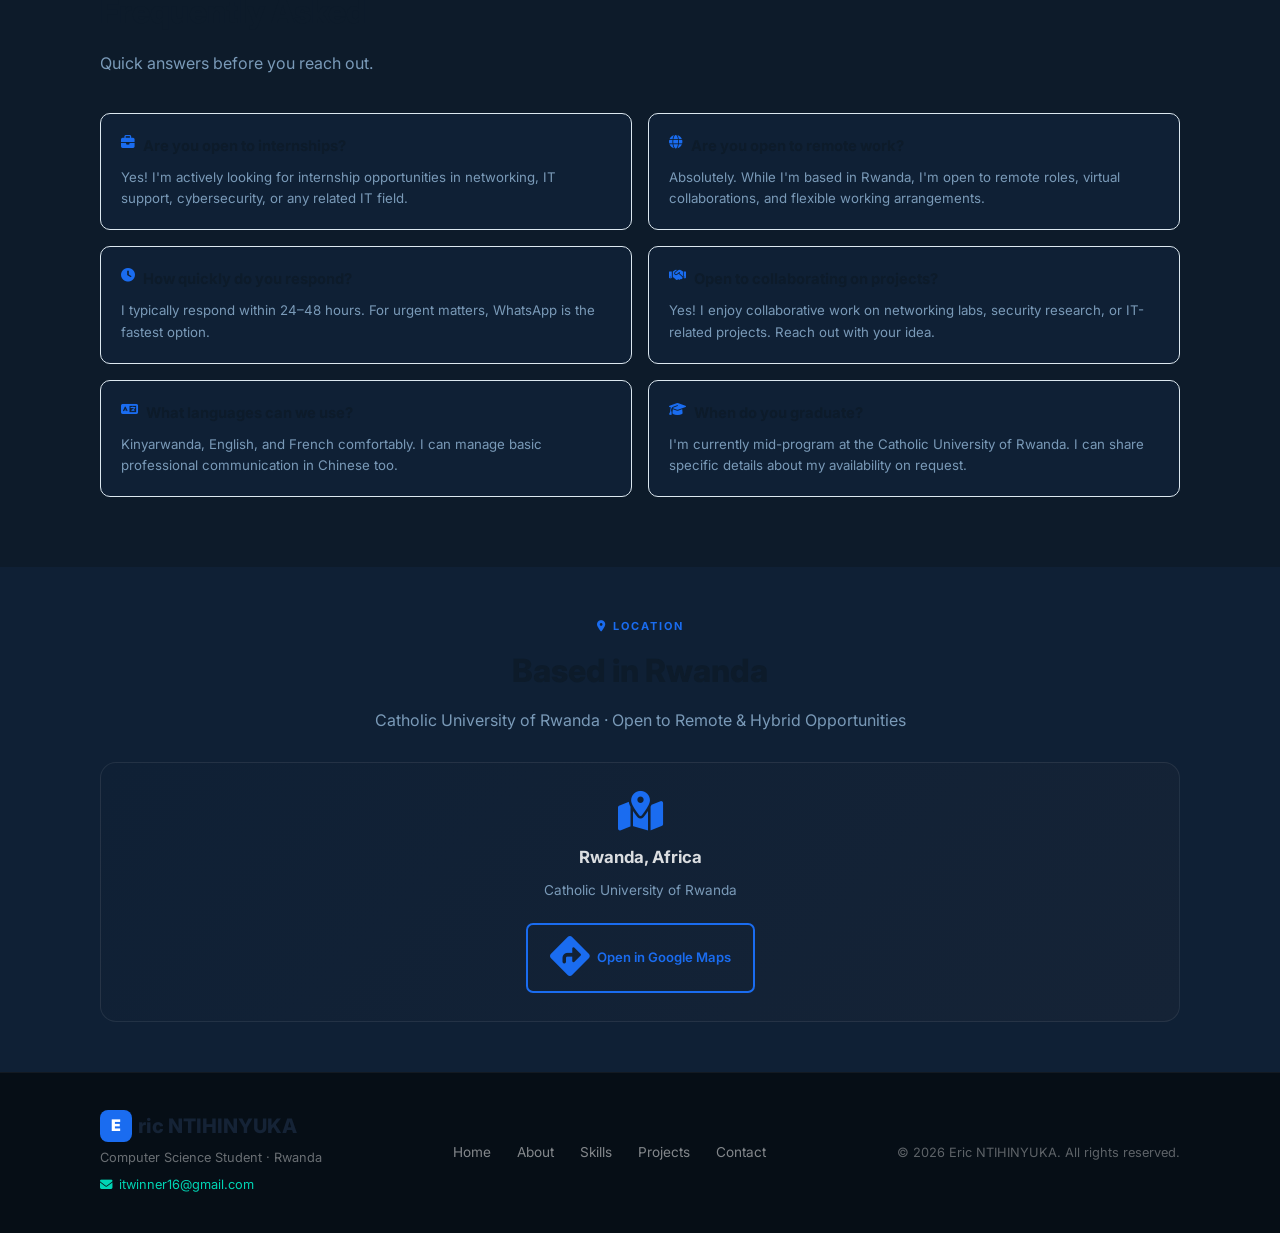
<file: contact.html>
<!DOCTYPE html>
<html lang="en" data-theme="dark">
<head>
    <meta charset="UTF-8">
    <meta name="viewport" content="width=device-width, initial-scale=1.0">
    <title>Contact | Eric NTIHINYUKA</title>
    <link rel="stylesheet" href="style.css">
    <link rel="stylesheet" href="pages.css">
    <link rel="stylesheet" href="https://cdnjs.cloudflare.com/ajax/libs/font-awesome/6.5.0/css/all.min.css">
    <link href="https://fonts.googleapis.com/css2?family=Inter:wght@300;400;500;600;700;800&display=swap" rel="stylesheet">
</head>
<body>

<div class="page-transition" id="page-transition"></div>
<div class="scroll-progress" id="scroll-progress"></div>
<button class="back-to-top" id="back-to-top" aria-label="Back to top"><i class="fas fa-arrow-up"></i></button>

<!-- WhatsApp floating button -->
<a class="whatsapp-btn" href="https://wa.me/250788298775" target="_blank" rel="noopener" title="Chat on WhatsApp">
    <i class="fab fa-whatsapp"></i>
</a>

<!-- ───── HEADER ───── -->
<header id="top-header">
    <nav class="container navbar">
        <a class="logo" href="index.html"><span class="logo-icon">E</span>ric</a>
        <div class="links">
            <a href="index.html">Home</a>
            <a href="about.html">About</a>
            <a href="skills.html">Skills</a>
            <a href="projects.html">Projects</a>
            <a href="contact.html" class="active">Contact</a>
        </div>
        <div class="nav-actions">
            <button class="theme-toggle" id="theme-toggle" aria-label="Toggle theme">
                <i class="fas fa-moon" id="theme-icon"></i>
            </button>
            <button class="menu-toggle" aria-label="Toggle menu"><i class="fas fa-bars"></i></button>
        </div>
    </nav>
</header>

<main>

    <!-- ───── PAGE HERO ───── -->
    <section class="page-hero">
        <div class="container page-hero-content">
            <div class="breadcrumb">
                <a href="index.html">Home</a>
                <i class="fas fa-chevron-right"></i>
                <span>Contact</span>
            </div>
            <h1>Get In <span>Touch</span></h1>
            <p>Have an opportunity, a question, or just want to say hi? I'd love to hear from you.</p>
        </div>
    </section>

    <!-- ───── CONTACT MAIN ───── -->
    <section class="section contact-page">
        <div class="container">
            <div class="contact-page-grid">

                <!-- Left -->
                <div class="contact-page-info">
                    <div class="availability-card">
                        <div class="avail-dot"></div>
                        <div>
                            <strong>Available for Opportunities</strong>
                            <span>Open to internships, part-time roles, and collaborations</span>
                        </div>
                    </div>
                    <div class="cp-info-card">
                        <div class="cp-icon"><i class="fas fa-phone"></i></div>
                        <div><strong>Phone / WhatsApp</strong><span>0788298775</span></div>
                    </div>
                    <div class="cp-info-card">
                        <div class="cp-icon"><i class="fas fa-envelope"></i></div>
                        <div><strong>Email</strong><span><a href="mailto:itwinner16@gmail.com" style="color:var(--accent);">itwinner16@gmail.com</a></span></div>
                    </div>
                    <div class="cp-info-card">
                        <div class="cp-icon"><i class="fas fa-map-marker-alt"></i></div>
                        <div><strong>Location</strong><span>Rwanda — open to remote opportunities worldwide</span></div>
                    </div>
                    <div class="cp-info-card">
                        <div class="cp-icon"><i class="fas fa-university"></i></div>
                        <div><strong>University</strong><span>Catholic University of Rwanda<br>Computer Science Department</span></div>
                    </div>
                    <div class="cp-info-card">
                        <div class="cp-icon"><i class="fas fa-clock"></i></div>
                        <div><strong>Response Time</strong><span>Usually within 24–48 hours</span></div>
                    </div>

                    <!-- Quick WhatsApp CTA -->
                    <a class="whatsapp-cta" href="https://wa.me/250788298775" target="_blank" rel="noopener">
                        <i class="fab fa-whatsapp"></i>
                        <div>
                            <strong>Chat on WhatsApp</strong>
                            <span>Fastest way to reach me</span>
                        </div>
                    </a>

                    <div class="cp-social">
                        <p>Find me on</p>
                        <div class="social-links">
                            <a href="#" title="LinkedIn"><i class="fab fa-linkedin"></i></a>
                            <a href="#" title="GitHub"><i class="fab fa-github"></i></a>
                            <a href="#" title="Twitter"><i class="fab fa-twitter"></i></a>
                            <a href="mailto:itwinner16@gmail.com" title="Email"><i class="fas fa-envelope"></i></a>
                        </div>
                    </div>
                </div>

                <!-- Right: form -->
                <div class="contact-big-form">
                    <h3>Send Me a Message</h3>
                    <p>Fill in the form — all fields marked * are required.</p>

                    <form id="contact-form" onsubmit="handleSubmit(event)" novalidate>
                        <div class="form-2col">
                            <div class="form-group-dark">
                                <label for="first-name">First Name *</label>
                                <input type="text" id="first-name" placeholder="John" required>
                                <span class="field-error" id="err-first">Please enter your first name.</span>
                            </div>
                            <div class="form-group-dark">
                                <label for="last-name">Last Name *</label>
                                <input type="text" id="last-name" placeholder="Doe" required>
                                <span class="field-error" id="err-last">Please enter your last name.</span>
                            </div>
                        </div>

                        <div class="form-2col">
                            <div class="form-group-dark">
                                <label for="email">Email Address *</label>
                                <input type="email" id="email" placeholder="john@example.com" required>
                                <span class="field-error" id="err-email">Please enter a valid email.</span>
                            </div>
                            <div class="form-group-dark">
                                <label for="phone">Phone (optional)</label>
                                <input type="tel" id="phone" placeholder="+250 000 000 000">
                            </div>
                        </div>

                        <div class="form-group-dark">
                            <label for="reason">Reason for Contact *</label>
                            <select id="reason" required>
                                <option value="" disabled selected>Select a reason</option>
                                <option value="internship">Internship Opportunity</option>
                                <option value="collaboration">Project Collaboration</option>
                                <option value="job">Job / Part-time Role</option>
                                <option value="networking">Professional Networking</option>
                                <option value="question">General Question</option>
                                <option value="other">Other</option>
                            </select>
                            <span class="field-error" id="err-reason">Please select a reason.</span>
                        </div>

                        <div class="form-group-dark">
                            <label for="subject">Subject *</label>
                            <input type="text" id="subject" placeholder="Brief subject line" required>
                            <span class="field-error" id="err-subject">Please enter a subject.</span>
                        </div>

                        <div class="form-group-dark">
                            <label for="message">
                                Message *
                                <span class="char-counter" id="char-counter">0 / 500</span>
                            </label>
                            <textarea id="message" rows="6" maxlength="500"
                                placeholder="Write your message here. The more detail, the better I can respond..." required></textarea>
                            <span class="field-error" id="err-message">Please write a message.</span>
                        </div>

                        <label class="form-check">
                            <input type="checkbox" id="consent" required>
                            I confirm my information is accurate and agree to be contacted.
                        </label>
                        <span class="field-error" id="err-consent" style="margin-bottom:12px; display:none;">Please confirm to proceed.</span>

                        <button type="submit" class="button primary full-width submit-btn">
                            <i class="fas fa-paper-plane"></i>
                            <span>Send Message</span>
                            <span class="btn-spinner" style="display:none;"><i class="fas fa-circle-notch fa-spin"></i></span>
                        </button>

                        <div id="form-success" class="form-success" style="margin-top:14px;">
                            ✅ Thank you! Your message was received. I'll get back to you within 24–48 hours.
                        </div>
                    </form>
                </div>

            </div>
        </div>
    </section>

    <!-- ───── FAQ ───── -->
    <section class="faq-section">
        <div class="container">
            <p class="small-title"><i class="fas fa-circle-question"></i> COMMON QUESTIONS</p>
            <h2>Frequently Asked</h2>
            <p class="section-sub">Quick answers before you reach out.</p>

            <div class="faq-grid">
                <div class="faq-item">
                    <h4><i class="fas fa-briefcase"></i> Are you open to internships?</h4>
                    <p>Yes! I'm actively looking for internship opportunities in networking, IT support, cybersecurity, or any related IT field.</p>
                </div>
                <div class="faq-item">
                    <h4><i class="fas fa-globe"></i> Are you open to remote work?</h4>
                    <p>Absolutely. While I'm based in Rwanda, I'm open to remote roles, virtual collaborations, and flexible working arrangements.</p>
                </div>
                <div class="faq-item">
                    <h4><i class="fas fa-clock"></i> How quickly do you respond?</h4>
                    <p>I typically respond within 24–48 hours. For urgent matters, WhatsApp is the fastest option.</p>
                </div>
                <div class="faq-item">
                    <h4><i class="fas fa-handshake"></i> Open to collaborating on projects?</h4>
                    <p>Yes! I enjoy collaborative work on networking labs, security research, or IT-related projects. Reach out with your idea.</p>
                </div>
                <div class="faq-item">
                    <h4><i class="fas fa-language"></i> What languages can we use?</h4>
                    <p>Kinyarwanda, English, and French comfortably. I can manage basic professional communication in Chinese too.</p>
                </div>
                <div class="faq-item">
                    <h4><i class="fas fa-graduation-cap"></i> When do you graduate?</h4>
                    <p>I'm currently mid-program at the Catholic University of Rwanda. I can share specific details about my availability on request.</p>
                </div>
            </div>
        </div>
    </section>

    <!-- ───── LOCATION ───── -->
    <section style="background:var(--bg-light); padding:50px 0;">
        <div class="container" style="text-align:center;">
            <p class="small-title" style="justify-content:center;"><i class="fas fa-map-marker-alt"></i> LOCATION</p>
            <h2 style="margin-bottom:8px;">Based in Rwanda</h2>
            <p style="color:var(--text-muted); margin-bottom:28px;">Catholic University of Rwanda · Open to Remote & Hybrid Opportunities</p>
            <div class="map-placeholder">
                <i class="fas fa-map-marked-alt"></i>
                <strong>Rwanda, Africa</strong>
                <span>Catholic University of Rwanda</span>
                <a class="button outline" href="https://maps.google.com/?q=Catholic+University+of+Rwanda" target="_blank" rel="noopener" style="margin-top:12px; font-size:.82rem;">
                    <i class="fas fa-directions"></i> Open in Google Maps
                </a>
            </div>
        </div>
    </section>

</main>

<!-- ───── FOOTER ───── -->
<footer>
    <div class="footer-inner container">
        <div class="footer-brand">
            <a class="logo" href="index.html"><span class="logo-icon">E</span>ric NTIHINYUKA</a>
            <p>Computer Science Student · Rwanda</p>
            <a href="mailto:itwinner16@gmail.com" class="footer-email"><i class="fas fa-envelope"></i> itwinner16@gmail.com</a>
        </div>
        <div class="footer-links">
            <a href="index.html">Home</a>
            <a href="about.html">About</a>
            <a href="skills.html">Skills</a>
            <a href="projects.html">Projects</a>
            <a href="contact.html">Contact</a>
        </div>
        <div class="footer-copy">
            <span>© 2026 Eric NTIHINYUKA. All rights reserved.</span>
        </div>
    </div>
</footer>

<script src="shared.js"></script>
<script>
/* ── Character counter ── */
const msgArea = document.getElementById("message");
const charCounter = document.getElementById("char-counter");
if (msgArea) {
    msgArea.addEventListener("input", () => {
        const len = msgArea.value.length;
        charCounter.textContent = len + " / 500";
        charCounter.style.color = len > 450 ? "#f97316" : "rgba(255,255,255,.35)";
    });
}

/* ── Real-time field validation ── */
function validate(inputId, errorId, checkFn) {
    const input = document.getElementById(inputId);
    const err   = document.getElementById(errorId);
    if (!input || !err) return true;
    const valid = checkFn(input.value.trim());
    input.classList.toggle("field-invalid", !valid);
    err.style.display = valid ? "none" : "block";
    return valid;
}

["first-name","last-name","email","reason","subject","message"].forEach(id => {
    const el = document.getElementById(id);
    if (el) el.addEventListener("blur", () => validateField(id));
});

function validateField(id) {
    const emailRx = /^[^\s@]+@[^\s@]+\.[^\s@]+$/;
    const map = {
        "first-name": [v => v.length > 0, "err-first"],
        "last-name":  [v => v.length > 0, "err-last"],
        "email":      [v => emailRx.test(v), "err-email"],
        "reason":     [v => v.length > 0, "err-reason"],
        "subject":    [v => v.length > 0, "err-subject"],
        "message":    [v => v.length >= 10, "err-message"],
    };
    if (!map[id]) return true;
    return validate(id, map[id][1], map[id][0]);
}

/* ── Form submit ── */
function handleSubmit(e) {
    e.preventDefault();
    const emailRx = /^[^\s@]+@[^\s@]+\.[^\s@]+$/;
    const checks = [
        validate("first-name","err-first", v => v.length > 0),
        validate("last-name","err-last",   v => v.length > 0),
        validate("email","err-email",      v => emailRx.test(v)),
        validate("reason","err-reason",    v => v.length > 0),
        validate("subject","err-subject",  v => v.length > 0),
        validate("message","err-message",  v => v.length >= 10),
    ];
    const consentEl = document.getElementById("consent");
    const consentErr = document.getElementById("err-consent");
    if (!consentEl.checked) {
        consentErr.style.display = "block";
        checks.push(false);
    } else {
        consentErr.style.display = "none";
    }

    if (checks.includes(false)) return;

    /* Simulate sending */
    const btn = document.querySelector(".submit-btn");
    btn.disabled = true;
    btn.querySelector("span:first-of-type").style.display = "none";
    btn.querySelector(".btn-spinner").style.display = "inline";

    setTimeout(() => {
        btn.disabled = false;
        btn.querySelector("span:first-of-type").style.display = "inline";
        btn.querySelector(".btn-spinner").style.display = "none";
        const success = document.getElementById("form-success");
        success.style.display = "block";
        e.target.reset();
        charCounter.textContent = "0 / 500";
        success.scrollIntoView({ behavior: "smooth", block: "nearest" });
        setTimeout(() => success.style.display = "none", 7000);
    }, 1400);
}

/* Fade-in */
const fadeObs = new IntersectionObserver(entries => {
    entries.forEach(e => { if (e.isIntersecting) e.target.classList.add("visible"); });
}, { threshold: 0.1 });
document.querySelectorAll(".section, .faq-section").forEach(s => { s.classList.add("fade-section"); fadeObs.observe(s); });
</script>

</body>
</html>
</file>
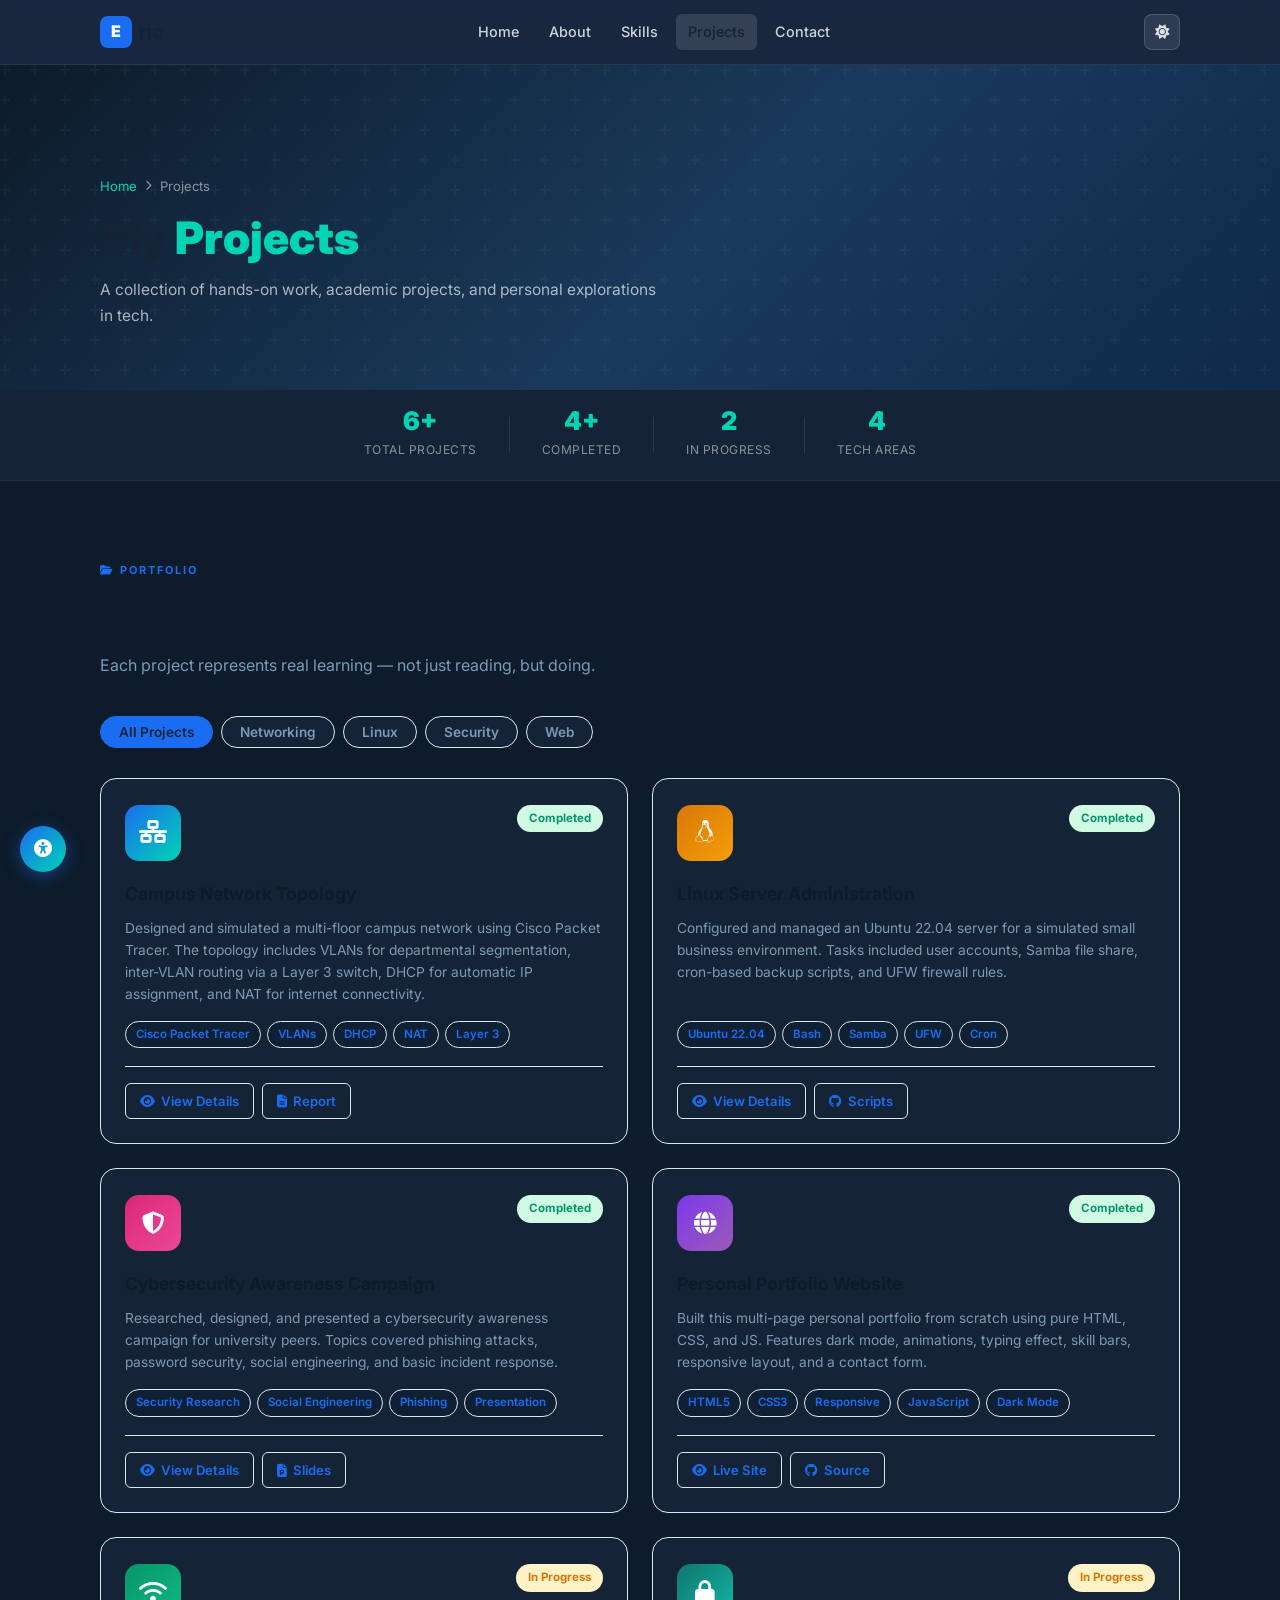
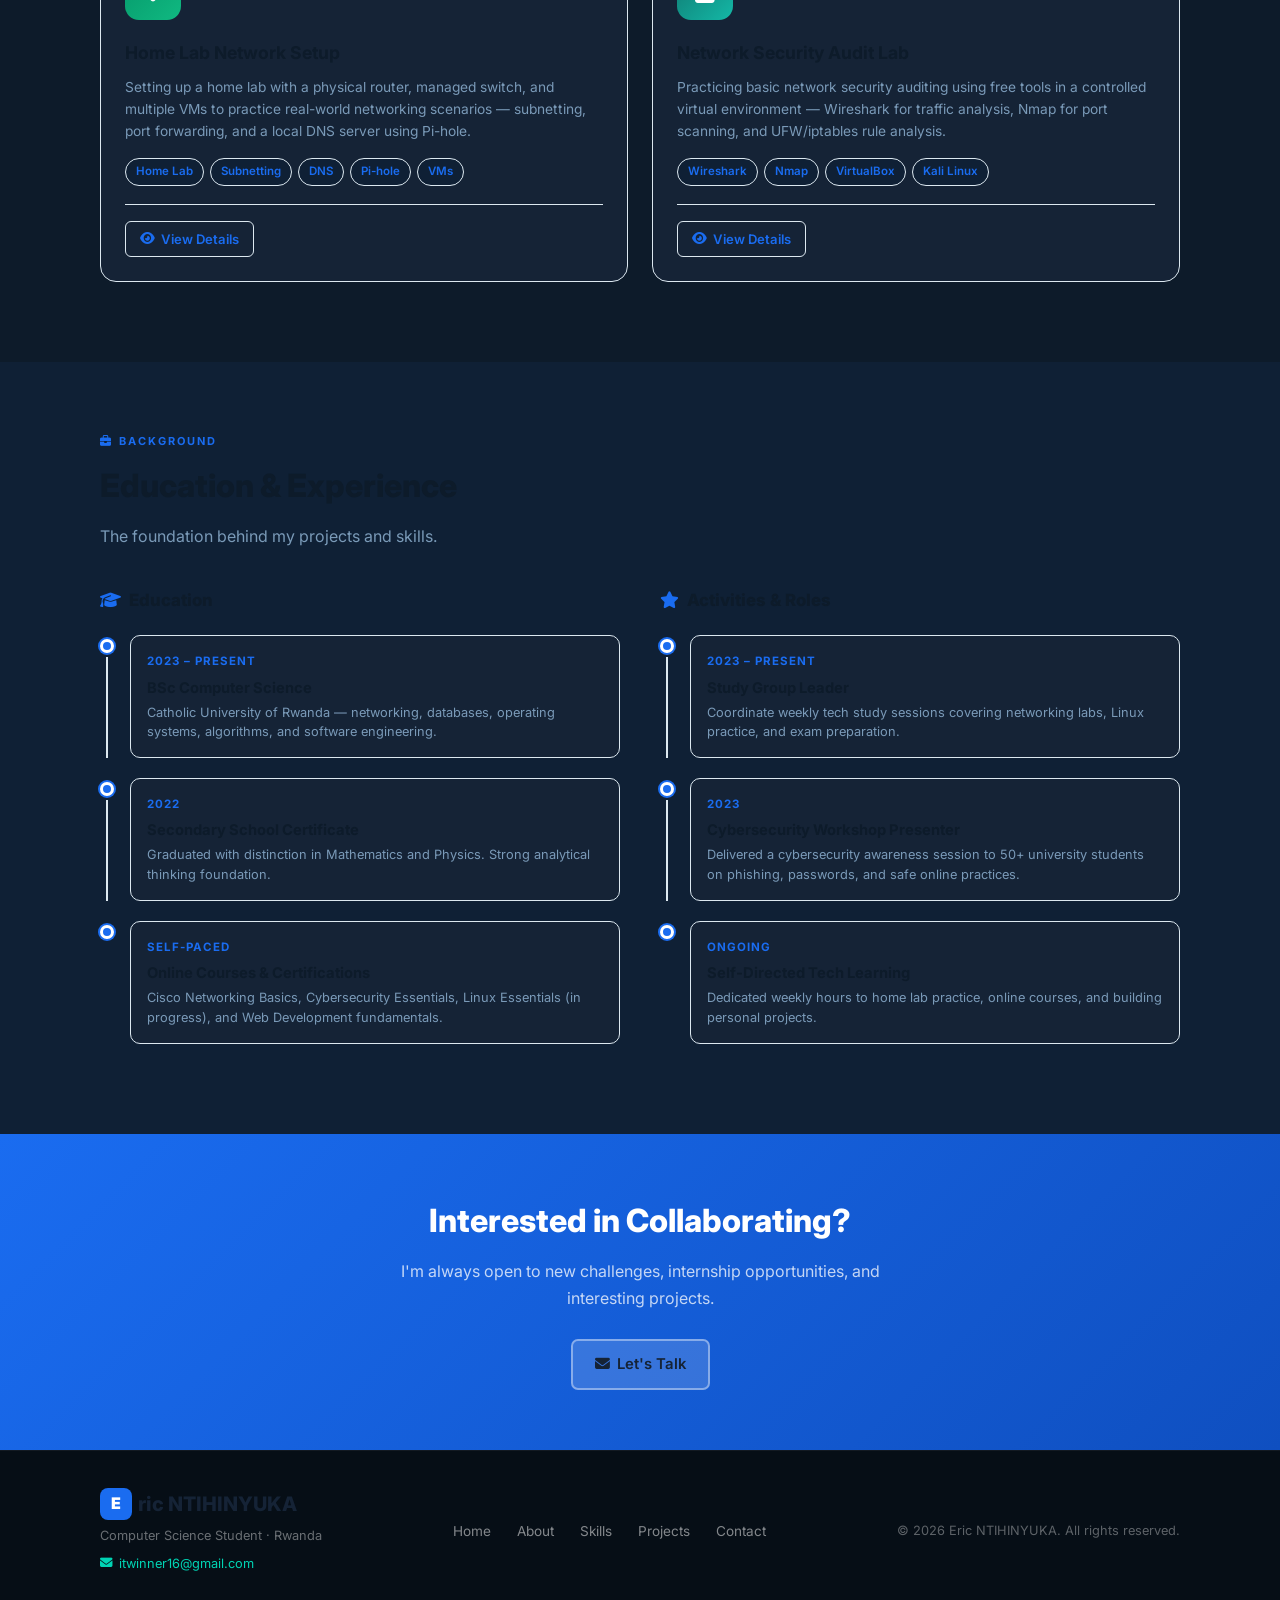
<file: projects.html>
<!DOCTYPE html>
<html lang="en" data-theme="dark">
<head>
    <meta charset="UTF-8">
    <meta name="viewport" content="width=device-width, initial-scale=1.0">
    <title>Projects | Eric NTIHINYUKA</title>
    <link rel="stylesheet" href="style.css">
    <link rel="stylesheet" href="pages.css">
    <link rel="stylesheet" href="https://cdnjs.cloudflare.com/ajax/libs/font-awesome/6.5.0/css/all.min.css">
    <link href="https://fonts.googleapis.com/css2?family=Inter:wght@300;400;500;600;700;800&display=swap" rel="stylesheet">
</head>
<body>

<div class="page-transition" id="page-transition"></div>
<div class="scroll-progress" id="scroll-progress"></div>
<button class="back-to-top" id="back-to-top" aria-label="Back to top"><i class="fas fa-arrow-up"></i></button>

<!-- ───── HEADER ───── -->
<header id="top-header">
    <nav class="container navbar">
        <a class="logo" href="index.html"><span class="logo-icon">E</span>ric</a>
        <div class="links">
            <a href="index.html">Home</a>
            <a href="about.html">About</a>
            <a href="skills.html">Skills</a>
            <a href="projects.html" class="active">Projects</a>
            <a href="contact.html">Contact</a>
        </div>
        <div class="nav-actions">
            <button class="theme-toggle" id="theme-toggle" aria-label="Toggle theme">
                <i class="fas fa-moon" id="theme-icon"></i>
            </button>
            <button class="menu-toggle" aria-label="Toggle menu"><i class="fas fa-bars"></i></button>
        </div>
    </nav>
</header>

<main>

    <!-- ───── PAGE HERO ───── -->
    <section class="page-hero">
        <div class="container page-hero-content">
            <div class="breadcrumb">
                <a href="index.html">Home</a>
                <i class="fas fa-chevron-right"></i>
                <span>Projects</span>
            </div>
            <h1>My <span>Projects</span></h1>
            <p>A collection of hands-on work, academic projects, and personal explorations in tech.</p>
        </div>
    </section>

    <!-- ───── STATS BAR ───── -->
    <div class="proj-stats-bar">
        <div class="container">
            <div class="proj-stats-inner">
                <div class="proj-stat-item">
                    <strong class="counter" data-target="6">0</strong>
                    <span>Total Projects</span>
                </div>
                <div class="proj-stat-div"></div>
                <div class="proj-stat-item">
                    <strong class="counter" data-target="4">0</strong>
                    <span>Completed</span>
                </div>
                <div class="proj-stat-div"></div>
                <div class="proj-stat-item">
                    <strong>2</strong>
                    <span>In Progress</span>
                </div>
                <div class="proj-stat-div"></div>
                <div class="proj-stat-item">
                    <strong>4</strong>
                    <span>Tech Areas</span>
                </div>
            </div>
        </div>
    </div>

    <!-- ───── PROJECTS GRID ───── -->
    <section class="section">
        <div class="container">
            <p class="small-title"><i class="fas fa-folder-open"></i> PORTFOLIO</p>
            <h2>What I've Built</h2>
            <p class="section-sub">Each project represents real learning — not just reading, but doing.</p>

            <div class="projects-filter">
                <button class="filter-btn active" data-filter="all">All Projects</button>
                <button class="filter-btn" data-filter="networking">Networking</button>
                <button class="filter-btn" data-filter="linux">Linux</button>
                <button class="filter-btn" data-filter="security">Security</button>
                <button class="filter-btn" data-filter="web">Web</button>
            </div>

            <div class="projects-full-grid" id="projects-container">

                <article class="proj-card" data-category="networking">
                    <div class="proj-card-header">
                        <div class="proj-card-icon" style="background:linear-gradient(135deg,#1a6cf0,#00d4b4);">
                            <i class="fas fa-network-wired"></i>
                        </div>
                        <span class="proj-status done">Completed</span>
                    </div>
                    <div class="proj-card-body">
                        <h3>Campus Network Topology</h3>
                        <p>Designed and simulated a multi-floor campus network using Cisco Packet Tracer. The topology includes VLANs for departmental segmentation, inter-VLAN routing via a Layer 3 switch, DHCP for automatic IP assignment, and NAT for internet connectivity.</p>
                        <div class="project-tags">
                            <span>Cisco Packet Tracer</span><span>VLANs</span><span>DHCP</span><span>NAT</span><span>Layer 3</span>
                        </div>
                        <div class="proj-links">
                            <a href="#"><i class="fas fa-eye"></i> View Details</a>
                            <a href="#"><i class="fas fa-file-alt"></i> Report</a>
                        </div>
                    </div>
                </article>

                <article class="proj-card" data-category="linux">
                    <div class="proj-card-header">
                        <div class="proj-card-icon" style="background:linear-gradient(135deg,#d97706,#f59e0b);">
                            <i class="fab fa-linux"></i>
                        </div>
                        <span class="proj-status done">Completed</span>
                    </div>
                    <div class="proj-card-body">
                        <h3>Linux Server Administration</h3>
                        <p>Configured and managed an Ubuntu 22.04 server for a simulated small business environment. Tasks included user accounts, Samba file share, cron-based backup scripts, and UFW firewall rules.</p>
                        <div class="project-tags">
                            <span>Ubuntu 22.04</span><span>Bash</span><span>Samba</span><span>UFW</span><span>Cron</span>
                        </div>
                        <div class="proj-links">
                            <a href="#"><i class="fas fa-eye"></i> View Details</a>
                            <a href="#"><i class="fab fa-github"></i> Scripts</a>
                        </div>
                    </div>
                </article>

                <article class="proj-card" data-category="security">
                    <div class="proj-card-header">
                        <div class="proj-card-icon" style="background:linear-gradient(135deg,#db2777,#ec4899);">
                            <i class="fas fa-shield-halved"></i>
                        </div>
                        <span class="proj-status done">Completed</span>
                    </div>
                    <div class="proj-card-body">
                        <h3>Cybersecurity Awareness Campaign</h3>
                        <p>Researched, designed, and presented a cybersecurity awareness campaign for university peers. Topics covered phishing attacks, password security, social engineering, and basic incident response.</p>
                        <div class="project-tags">
                            <span>Security Research</span><span>Social Engineering</span><span>Phishing</span><span>Presentation</span>
                        </div>
                        <div class="proj-links">
                            <a href="#"><i class="fas fa-eye"></i> View Details</a>
                            <a href="#"><i class="fas fa-file-powerpoint"></i> Slides</a>
                        </div>
                    </div>
                </article>

                <article class="proj-card" data-category="web">
                    <div class="proj-card-header">
                        <div class="proj-card-icon" style="background:linear-gradient(135deg,#7c3aed,#9b59b6);">
                            <i class="fas fa-globe"></i>
                        </div>
                        <span class="proj-status done">Completed</span>
                    </div>
                    <div class="proj-card-body">
                        <h3>Personal Portfolio Website</h3>
                        <p>Built this multi-page personal portfolio from scratch using pure HTML, CSS, and JS. Features dark mode, animations, typing effect, skill bars, responsive layout, and a contact form.</p>
                        <div class="project-tags">
                            <span>HTML5</span><span>CSS3</span><span>Responsive</span><span>JavaScript</span><span>Dark Mode</span>
                        </div>
                        <div class="proj-links">
                            <a href="index.html"><i class="fas fa-eye"></i> Live Site</a>
                            <a href="#"><i class="fab fa-github"></i> Source</a>
                        </div>
                    </div>
                </article>

                <article class="proj-card" data-category="networking">
                    <div class="proj-card-header">
                        <div class="proj-card-icon" style="background:linear-gradient(135deg,#059669,#10b981);">
                            <i class="fas fa-wifi"></i>
                        </div>
                        <span class="proj-status progress">In Progress</span>
                    </div>
                    <div class="proj-card-body">
                        <h3>Home Lab Network Setup</h3>
                        <p>Setting up a home lab with a physical router, managed switch, and multiple VMs to practice real-world networking scenarios — subnetting, port forwarding, and a local DNS server using Pi-hole.</p>
                        <div class="project-tags">
                            <span>Home Lab</span><span>Subnetting</span><span>DNS</span><span>Pi-hole</span><span>VMs</span>
                        </div>
                        <div class="proj-links">
                            <a href="#"><i class="fas fa-eye"></i> View Details</a>
                        </div>
                    </div>
                </article>

                <article class="proj-card" data-category="security">
                    <div class="proj-card-header">
                        <div class="proj-card-icon" style="background:linear-gradient(135deg,#0f766e,#14b8a6);">
                            <i class="fas fa-lock"></i>
                        </div>
                        <span class="proj-status progress">In Progress</span>
                    </div>
                    <div class="proj-card-body">
                        <h3>Network Security Audit Lab</h3>
                        <p>Practicing basic network security auditing using free tools in a controlled virtual environment — Wireshark for traffic analysis, Nmap for port scanning, and UFW/iptables rule analysis.</p>
                        <div class="project-tags">
                            <span>Wireshark</span><span>Nmap</span><span>VirtualBox</span><span>Kali Linux</span>
                        </div>
                        <div class="proj-links">
                            <a href="#"><i class="fas fa-eye"></i> View Details</a>
                        </div>
                    </div>
                </article>

            </div>
        </div>
    </section>

    <!-- ───── EDUCATION & EXPERIENCE ───── -->
    <section class="exp-section">
        <div class="container">
            <p class="small-title"><i class="fas fa-briefcase"></i> BACKGROUND</p>
            <h2>Education & Experience</h2>
            <p class="section-sub">The foundation behind my projects and skills.</p>

            <div class="exp-grid">
                <div class="exp-col">
                    <h3><i class="fas fa-graduation-cap"></i> Education</h3>
                    <div class="exp-item">
                        <div class="exp-dot-col"><div class="exp-dot"></div><div class="exp-line"></div></div>
                        <div class="exp-card">
                            <div class="exp-card-year">2023 – Present</div>
                            <h4>BSc Computer Science</h4>
                            <p>Catholic University of Rwanda — networking, databases, operating systems, algorithms, and software engineering.</p>
                        </div>
                    </div>
                    <div class="exp-item">
                        <div class="exp-dot-col"><div class="exp-dot"></div><div class="exp-line"></div></div>
                        <div class="exp-card">
                            <div class="exp-card-year">2022</div>
                            <h4>Secondary School Certificate</h4>
                            <p>Graduated with distinction in Mathematics and Physics. Strong analytical thinking foundation.</p>
                        </div>
                    </div>
                    <div class="exp-item">
                        <div class="exp-dot-col"><div class="exp-dot"></div><div class="exp-line"></div></div>
                        <div class="exp-card">
                            <div class="exp-card-year">Self-paced</div>
                            <h4>Online Courses & Certifications</h4>
                            <p>Cisco Networking Basics, Cybersecurity Essentials, Linux Essentials (in progress), and Web Development fundamentals.</p>
                        </div>
                    </div>
                </div>

                <div class="exp-col">
                    <h3><i class="fas fa-star"></i> Activities & Roles</h3>
                    <div class="exp-item">
                        <div class="exp-dot-col"><div class="exp-dot"></div><div class="exp-line"></div></div>
                        <div class="exp-card">
                            <div class="exp-card-year">2023 – Present</div>
                            <h4>Study Group Leader</h4>
                            <p>Coordinate weekly tech study sessions covering networking labs, Linux practice, and exam preparation.</p>
                        </div>
                    </div>
                    <div class="exp-item">
                        <div class="exp-dot-col"><div class="exp-dot"></div><div class="exp-line"></div></div>
                        <div class="exp-card">
                            <div class="exp-card-year">2023</div>
                            <h4>Cybersecurity Workshop Presenter</h4>
                            <p>Delivered a cybersecurity awareness session to 50+ university students on phishing, passwords, and safe online practices.</p>
                        </div>
                    </div>
                    <div class="exp-item">
                        <div class="exp-dot-col"><div class="exp-dot"></div><div class="exp-line"></div></div>
                        <div class="exp-card">
                            <div class="exp-card-year">Ongoing</div>
                            <h4>Self-Directed Tech Learning</h4>
                            <p>Dedicated weekly hours to home lab practice, online courses, and building personal projects.</p>
                        </div>
                    </div>
                </div>
            </div>
        </div>
    </section>

    <!-- ───── CTA ───── -->
    <div class="cta-banner">
        <div class="container">
            <h2>Interested in Collaborating?</h2>
            <p>I'm always open to new challenges, internship opportunities, and interesting projects.</p>
            <a class="button ghost" href="contact.html"><i class="fas fa-envelope"></i> Let's Talk</a>
        </div>
    </div>

</main>

<!-- ───── FOOTER ───── -->
<footer>
    <div class="footer-inner container">
        <div class="footer-brand">
            <a class="logo" href="index.html"><span class="logo-icon">E</span>ric NTIHINYUKA</a>
            <p>Computer Science Student · Rwanda</p>
            <a href="mailto:itwinner16@gmail.com" class="footer-email"><i class="fas fa-envelope"></i> itwinner16@gmail.com</a>
        </div>
        <div class="footer-links">
            <a href="index.html">Home</a>
            <a href="about.html">About</a>
            <a href="skills.html">Skills</a>
            <a href="projects.html">Projects</a>
            <a href="contact.html">Contact</a>
        </div>
        <div class="footer-copy">
            <span>© 2026 Eric NTIHINYUKA. All rights reserved.</span>
        </div>
    </div>
</footer>

<script src="shared.js"></script>
<script>
    /* Filter */
    document.querySelectorAll(".filter-btn").forEach(btn => {
        btn.addEventListener("click", () => {
            document.querySelectorAll(".filter-btn").forEach(b => b.classList.remove("active"));
            btn.classList.add("active");
            const filter = btn.dataset.filter;
            document.querySelectorAll(".proj-card").forEach(card => {
                const show = filter === "all" || card.dataset.category === filter;
                card.style.opacity = "0";
                card.style.transform = "scale(0.95)";
                setTimeout(() => {
                    card.style.display = show ? "flex" : "none";
                    if (show) {
                        requestAnimationFrame(() => {
                            card.style.opacity = "1";
                            card.style.transform = "none";
                        });
                    }
                }, 150);
            });
        });
    });

    /* Animated counters */
    const counterObserver = new IntersectionObserver(entries => {
        entries.forEach(entry => {
            if (entry.isIntersecting) {
                const el = entry.target;
                const target = +el.dataset.target;
                let current = 0;
                const step = Math.ceil(target / 40);
                const interval = setInterval(() => {
                    current += step;
                    if (current >= target) { current = target; clearInterval(interval); }
                    el.textContent = current + "+";
                }, 40);
                counterObserver.unobserve(el);
            }
        });
    }, { threshold: 0.5 });
    document.querySelectorAll(".counter").forEach(el => counterObserver.observe(el));
</script>

</body>
</html>
</file>
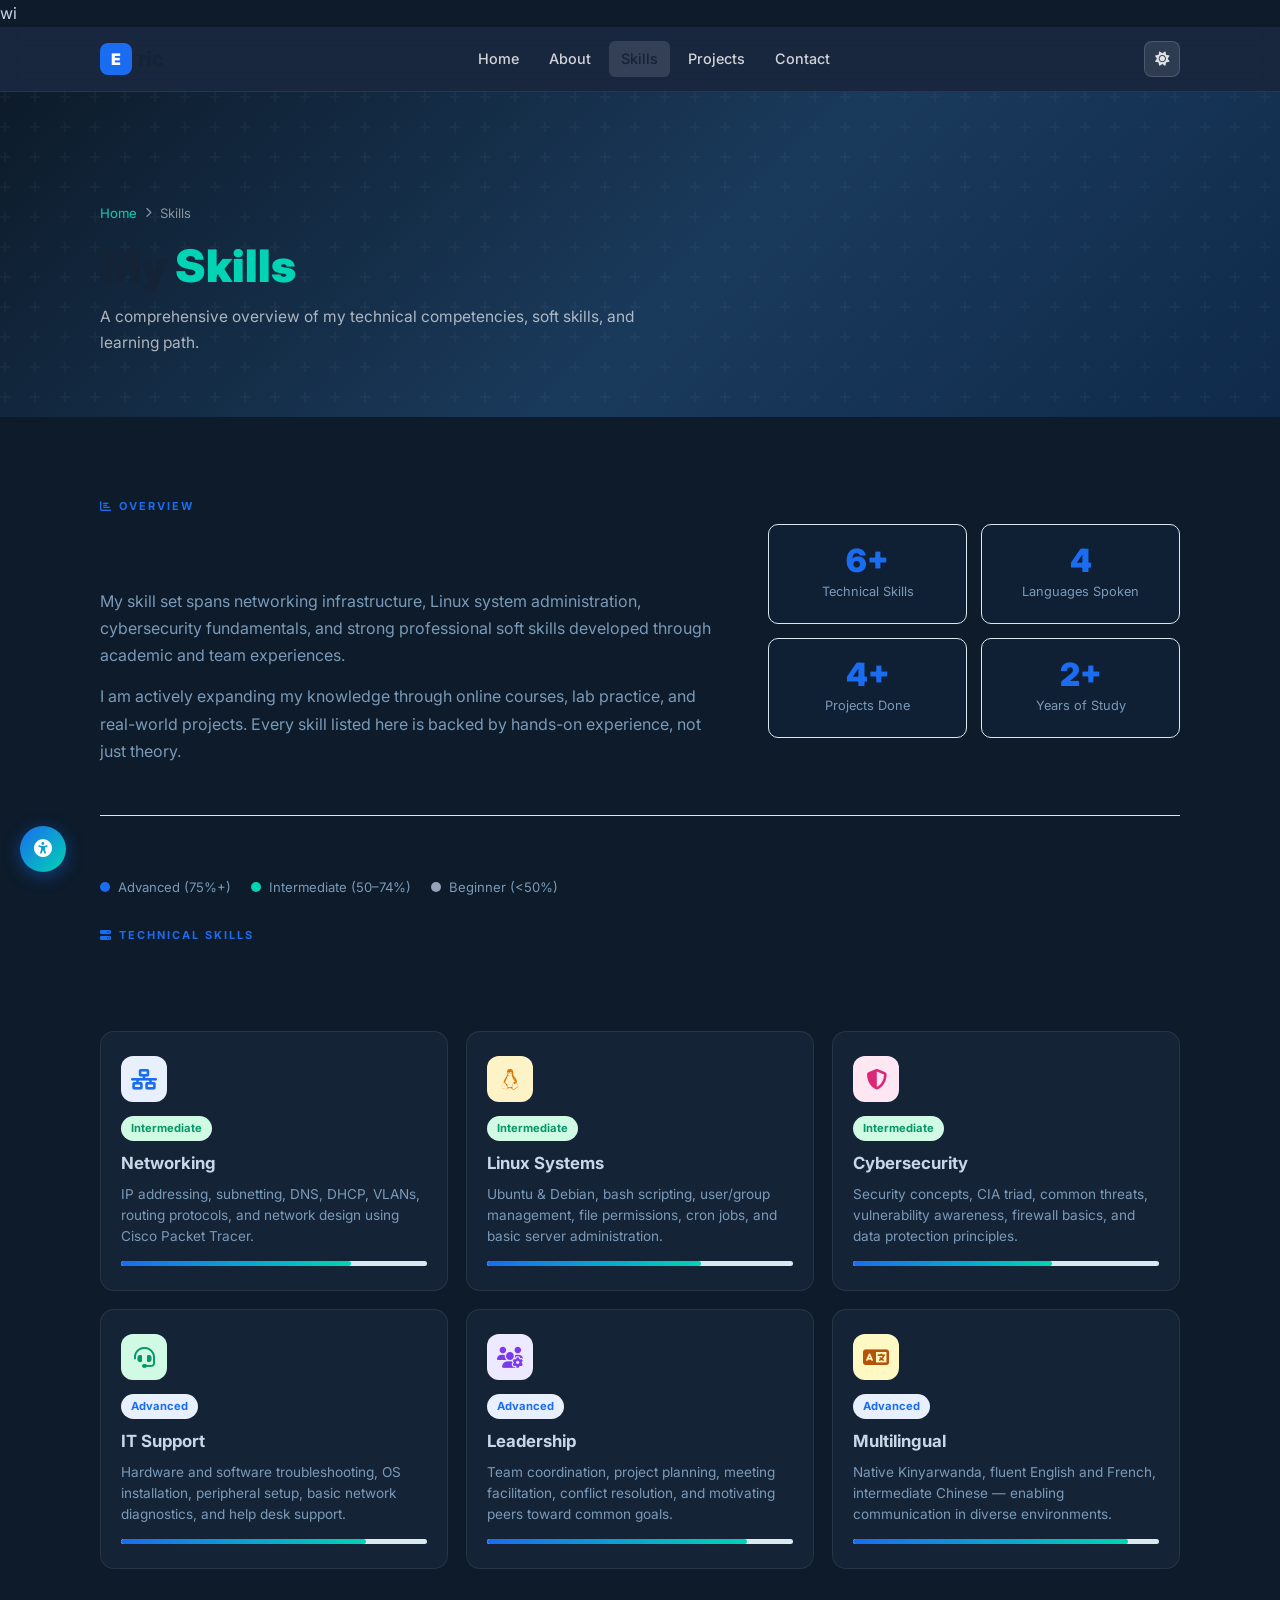
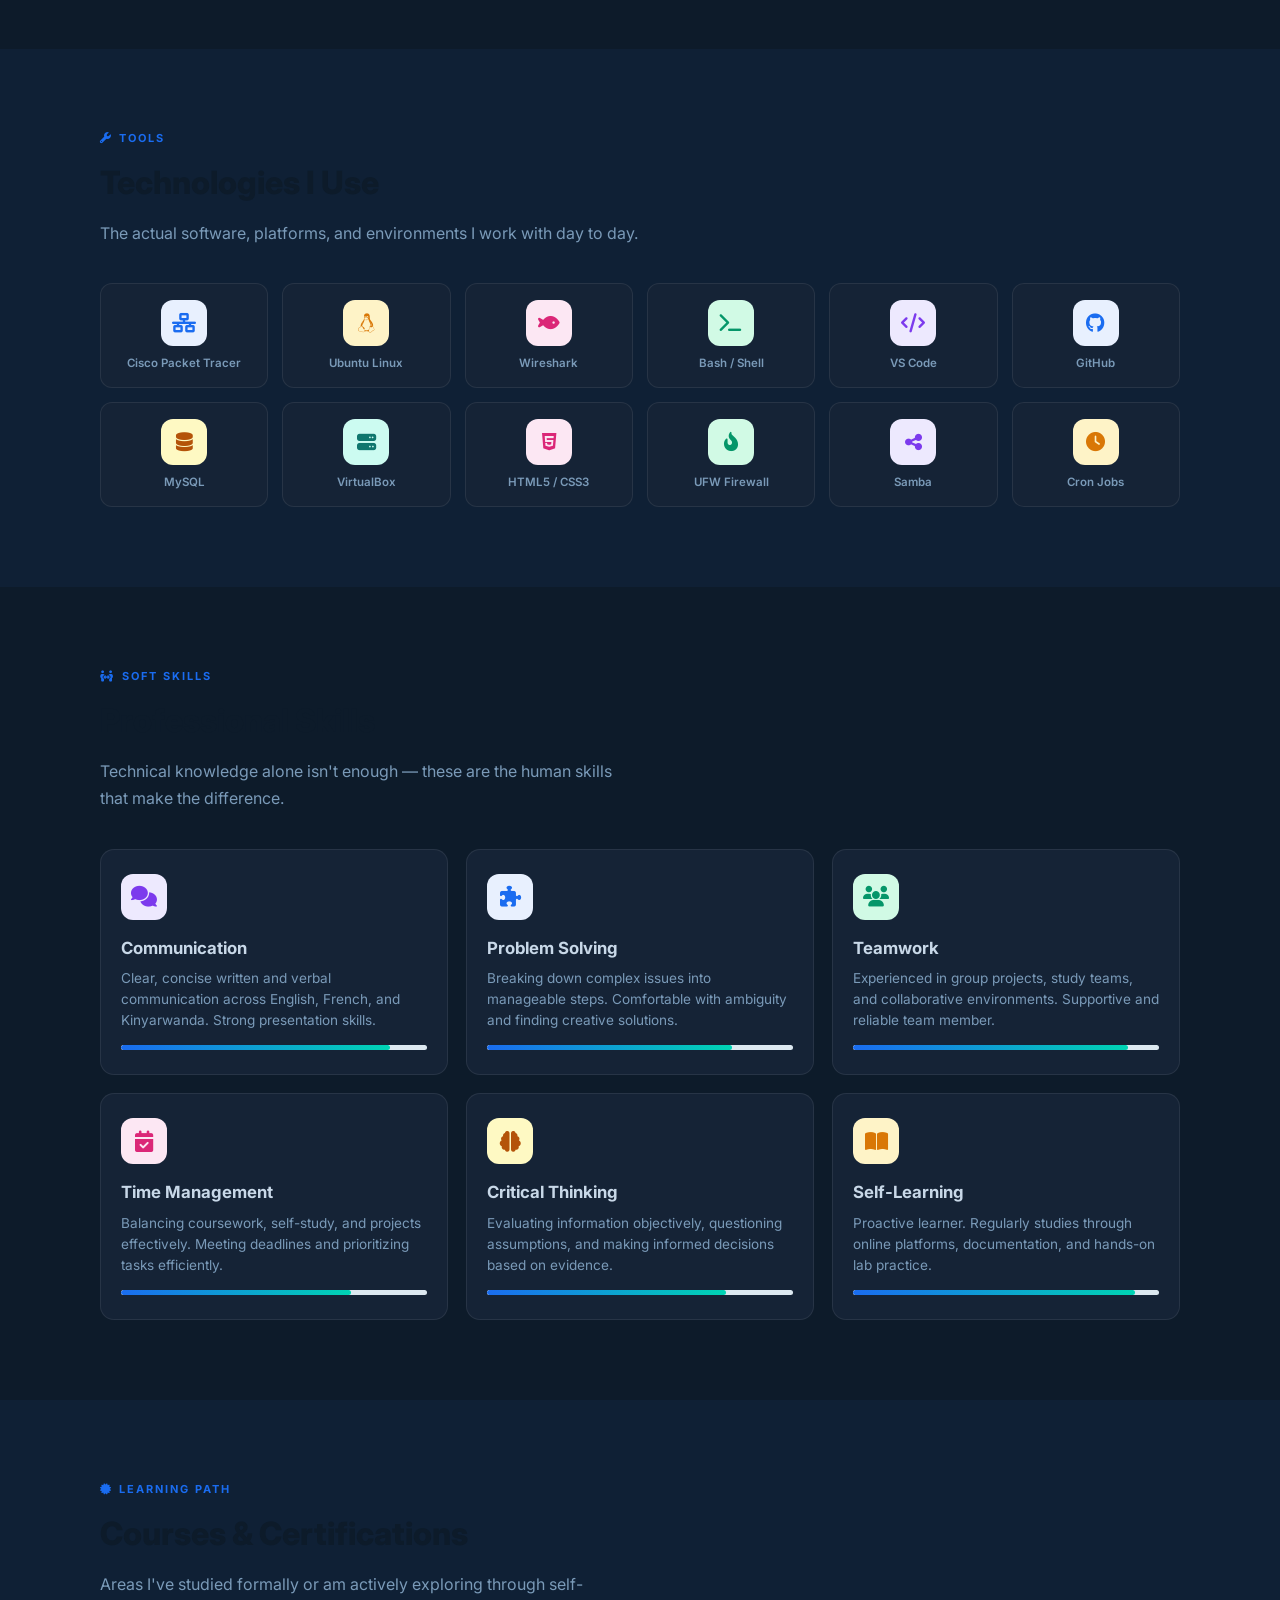
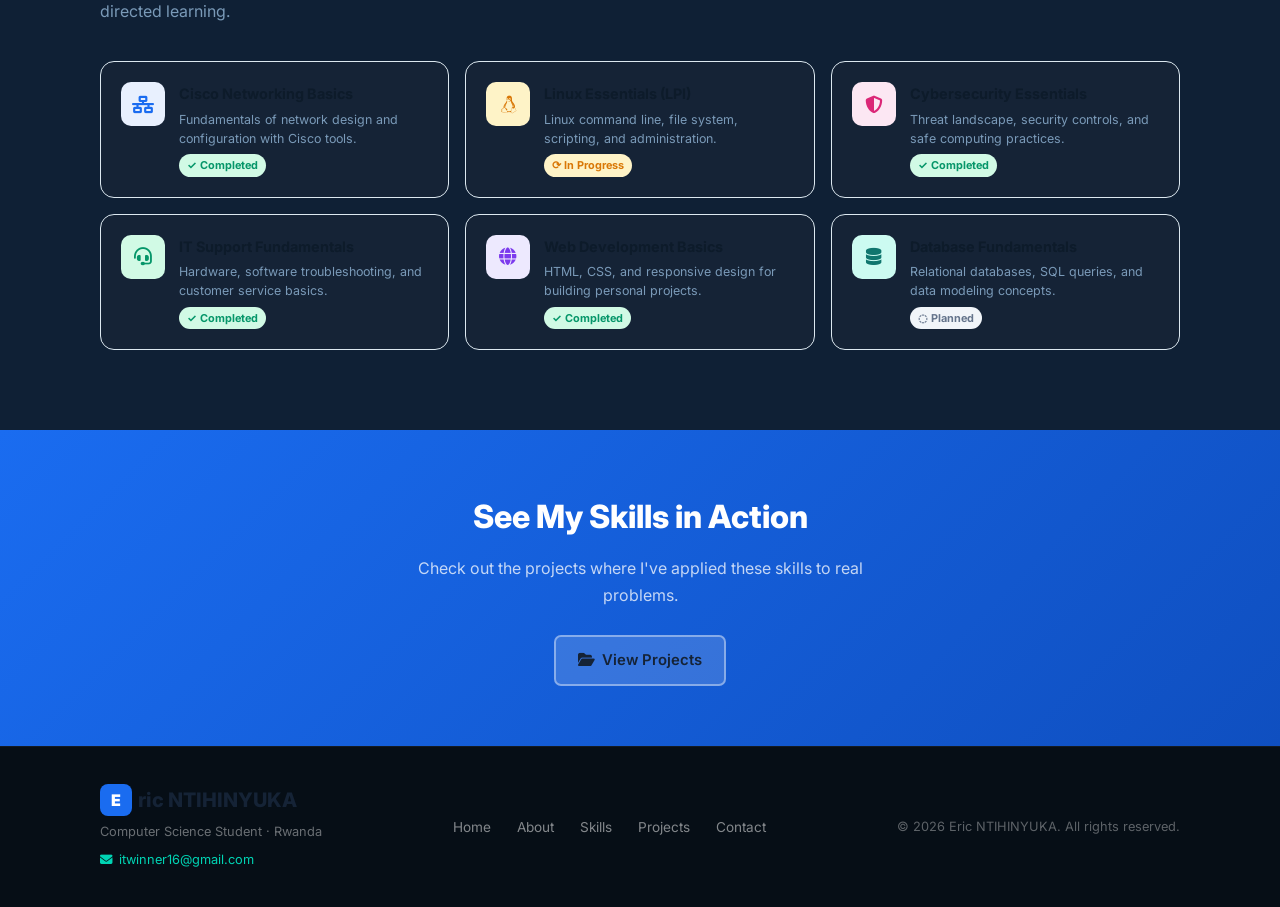
<file: skills.html>
wi<!DOCTYPE html>
<html lang="en" data-theme="dark">
<head>
    <meta charset="UTF-8">
    <meta name="viewport" content="width=device-width, initial-scale=1.0">
    <title>Skills | Eric NTIHINYUKA</title>
    <link rel="stylesheet" href="style.css">
    <link rel="stylesheet" href="pages.css">
    <link rel="stylesheet" href="https://cdnjs.cloudflare.com/ajax/libs/font-awesome/6.5.0/css/all.min.css">
    <link href="https://fonts.googleapis.com/css2?family=Inter:wght@300;400;500;600;700;800&display=swap" rel="stylesheet">
</head>
<body>

<div class="page-transition" id="page-transition"></div>
<div class="scroll-progress" id="scroll-progress"></div>
<button class="back-to-top" id="back-to-top" aria-label="Back to top"><i class="fas fa-arrow-up"></i></button>

<!-- ───── HEADER ───── -->
<header id="top-header">
    <nav class="container navbar">
        <a class="logo" href="index.html"><span class="logo-icon">E</span>ric</a>
        <div class="links">
            <a href="index.html">Home</a>
            <a href="about.html">About</a>
            <a href="skills.html" class="active">Skills</a>
            <a href="projects.html">Projects</a>
            <a href="contact.html">Contact</a>
        </div>
        <div class="nav-actions">
            <button class="theme-toggle" id="theme-toggle" aria-label="Toggle theme">
                <i class="fas fa-moon" id="theme-icon"></i>
            </button>
            <button class="menu-toggle" aria-label="Toggle menu"><i class="fas fa-bars"></i></button>
        </div>
    </nav>
</header>

<main>

    <!-- ───── PAGE HERO ───── -->
    <section class="page-hero">
        <div class="container page-hero-content">
            <div class="breadcrumb">
                <a href="index.html">Home</a>
                <i class="fas fa-chevron-right"></i>
                <span>Skills</span>
            </div>
            <h1>My <span>Skills</span></h1>
            <p>A comprehensive overview of my technical competencies, soft skills, and learning path.</p>
        </div>
    </section>

    <!-- ───── INTRO + STATS ───── -->
    <section class="section">
        <div class="container">
            <div class="skills-page-intro">
                <div>
                    <p class="small-title"><i class="fas fa-chart-bar"></i> OVERVIEW</p>
                    <h2>What I Bring to the Table</h2>
                    <p style="color:var(--text-muted); margin-bottom:14px;">My skill set spans networking infrastructure, Linux system administration, cybersecurity fundamentals, and strong professional soft skills developed through academic and team experiences.</p>
                    <p style="color:var(--text-muted);">I am actively expanding my knowledge through online courses, lab practice, and real-world projects. Every skill listed here is backed by hands-on experience, not just theory.</p>
                </div>
                <div class="skills-overview-stats">
                    <div class="overview-stat">
                        <strong class="counter" data-target="6">0</strong>
                        <span>Technical Skills</span>
                    </div>
                    <div class="overview-stat">
                        <strong>4</strong>
                        <span>Languages Spoken</span>
                    </div>
                    <div class="overview-stat">
                        <strong class="counter" data-target="4">0</strong>
                        <span>Projects Done</span>
                    </div>
                    <div class="overview-stat">
                        <strong>2+</strong>
                        <span>Years of Study</span>
                    </div>
                </div>
            </div>

            <!-- Proficiency legend -->
            <div class="proficiency-legend">
                <div class="legend-item"><div class="legend-dot dot-advanced"></div> Advanced (75%+)</div>
                <div class="legend-item"><div class="legend-dot dot-inter"></div> Intermediate (50–74%)</div>
                <div class="legend-item"><div class="legend-dot dot-beginner"></div> Beginner (&lt;50%)</div>
            </div>

            <p class="small-title"><i class="fas fa-server"></i> TECHNICAL SKILLS</p>
            <h2 style="margin-bottom:24px;">Core Competencies</h2>

            <div class="skills-cards">
                <article class="skill-card">
                    <div class="skill-icon net"><i class="fas fa-network-wired"></i></div>
                    <span class="skill-level level-inter">Intermediate</span>
                    <h3>Networking</h3>
                    <p>IP addressing, subnetting, DNS, DHCP, VLANs, routing protocols, and network design using Cisco Packet Tracer.</p>
                    <div class="skill-bar"><div class="skill-fill" data-width="75"></div></div>
                </article>
                <article class="skill-card">
                    <div class="skill-icon linux"><i class="fab fa-linux"></i></div>
                    <span class="skill-level level-inter">Intermediate</span>
                    <h3>Linux Systems</h3>
                    <p>Ubuntu & Debian, bash scripting, user/group management, file permissions, cron jobs, and basic server administration.</p>
                    <div class="skill-bar"><div class="skill-fill" data-width="70"></div></div>
                </article>
                <article class="skill-card">
                    <div class="skill-icon sec"><i class="fas fa-shield-halved"></i></div>
                    <span class="skill-level level-inter">Intermediate</span>
                    <h3>Cybersecurity</h3>
                    <p>Security concepts, CIA triad, common threats, vulnerability awareness, firewall basics, and data protection principles.</p>
                    <div class="skill-bar"><div class="skill-fill" data-width="65"></div></div>
                </article>
                <article class="skill-card">
                    <div class="skill-icon support"><i class="fas fa-headset"></i></div>
                    <span class="skill-level level-advanced">Advanced</span>
                    <h3>IT Support</h3>
                    <p>Hardware and software troubleshooting, OS installation, peripheral setup, basic network diagnostics, and help desk support.</p>
                    <div class="skill-bar"><div class="skill-fill" data-width="80"></div></div>
                </article>
                <article class="skill-card">
                    <div class="skill-icon lead"><i class="fas fa-users-gear"></i></div>
                    <span class="skill-level level-advanced">Advanced</span>
                    <h3>Leadership</h3>
                    <p>Team coordination, project planning, meeting facilitation, conflict resolution, and motivating peers toward common goals.</p>
                    <div class="skill-bar"><div class="skill-fill" data-width="85"></div></div>
                </article>
                <article class="skill-card">
                    <div class="skill-icon lang"><i class="fas fa-language"></i></div>
                    <span class="skill-level level-advanced">Advanced</span>
                    <h3>Multilingual</h3>
                    <p>Native Kinyarwanda, fluent English and French, intermediate Chinese — enabling communication in diverse environments.</p>
                    <div class="skill-bar"><div class="skill-fill" data-width="90"></div></div>
                </article>
            </div>
        </div>
    </section>

    <!-- ───── TOOLS & TECHNOLOGIES ───── -->
    <section class="section light">
        <div class="container">
            <p class="small-title"><i class="fas fa-wrench"></i> TOOLS</p>
            <h2>Technologies I Use</h2>
            <p class="section-sub">The actual software, platforms, and environments I work with day to day.</p>

            <div class="tech-icons-grid">
                <div class="tech-icon-card">
                    <div class="tech-icon-wrap" style="background:#e8f0fe; color:#1a6cf0;"><i class="fas fa-network-wired"></i></div>
                    <span>Cisco Packet Tracer</span>
                </div>
                <div class="tech-icon-card">
                    <div class="tech-icon-wrap" style="background:#fef3c7; color:#d97706;"><i class="fab fa-linux"></i></div>
                    <span>Ubuntu Linux</span>
                </div>
                <div class="tech-icon-card">
                    <div class="tech-icon-wrap" style="background:#fce7f3; color:#db2777;"><i class="fas fa-fish"></i></div>
                    <span>Wireshark</span>
                </div>
                <div class="tech-icon-card">
                    <div class="tech-icon-wrap" style="background:#d1fae5; color:#059669;"><i class="fas fa-terminal"></i></div>
                    <span>Bash / Shell</span>
                </div>
                <div class="tech-icon-card">
                    <div class="tech-icon-wrap" style="background:#ede9fe; color:#7c3aed;"><i class="fas fa-code"></i></div>
                    <span>VS Code</span>
                </div>
                <div class="tech-icon-card">
                    <div class="tech-icon-wrap" style="background:#e8f0fe; color:#1a6cf0;"><i class="fab fa-github"></i></div>
                    <span>GitHub</span>
                </div>
                <div class="tech-icon-card">
                    <div class="tech-icon-wrap" style="background:#fef9c3; color:#b45309;"><i class="fas fa-database"></i></div>
                    <span>MySQL</span>
                </div>
                <div class="tech-icon-card">
                    <div class="tech-icon-wrap" style="background:#ccfbf1; color:#0f766e;"><i class="fas fa-server"></i></div>
                    <span>VirtualBox</span>
                </div>
                <div class="tech-icon-card">
                    <div class="tech-icon-wrap" style="background:#fce7f3; color:#db2777;"><i class="fab fa-html5"></i></div>
                    <span>HTML5 / CSS3</span>
                </div>
                <div class="tech-icon-card">
                    <div class="tech-icon-wrap" style="background:#d1fae5; color:#059669;"><i class="fas fa-fire-flame-curved"></i></div>
                    <span>UFW Firewall</span>
                </div>
                <div class="tech-icon-card">
                    <div class="tech-icon-wrap" style="background:#ede9fe; color:#7c3aed;"><i class="fas fa-share-alt"></i></div>
                    <span>Samba</span>
                </div>
                <div class="tech-icon-card">
                    <div class="tech-icon-wrap" style="background:#fef3c7; color:#d97706;"><i class="fas fa-clock"></i></div>
                    <span>Cron Jobs</span>
                </div>
            </div>
        </div>
    </section>

    <!-- ───── SOFT SKILLS ───── -->
    <section class="section">
        <div class="container">
            <p class="small-title"><i class="fas fa-people-arrows"></i> SOFT SKILLS</p>
            <h2>Professional Skills</h2>
            <p class="section-sub">Technical knowledge alone isn't enough — these are the human skills that make the difference.</p>

            <div class="skills-cards">
                <article class="skill-card">
                    <div class="skill-icon lead"><i class="fas fa-comments"></i></div>
                    <h3>Communication</h3>
                    <p>Clear, concise written and verbal communication across English, French, and Kinyarwanda. Strong presentation skills.</p>
                    <div class="skill-bar"><div class="skill-fill" data-width="88"></div></div>
                </article>
                <article class="skill-card">
                    <div class="skill-icon net"><i class="fas fa-puzzle-piece"></i></div>
                    <h3>Problem Solving</h3>
                    <p>Breaking down complex issues into manageable steps. Comfortable with ambiguity and finding creative solutions.</p>
                    <div class="skill-bar"><div class="skill-fill" data-width="80"></div></div>
                </article>
                <article class="skill-card">
                    <div class="skill-icon support"><i class="fas fa-users"></i></div>
                    <h3>Teamwork</h3>
                    <p>Experienced in group projects, study teams, and collaborative environments. Supportive and reliable team member.</p>
                    <div class="skill-bar"><div class="skill-fill" data-width="90"></div></div>
                </article>
                <article class="skill-card">
                    <div class="skill-icon sec"><i class="fas fa-calendar-check"></i></div>
                    <h3>Time Management</h3>
                    <p>Balancing coursework, self-study, and projects effectively. Meeting deadlines and prioritizing tasks efficiently.</p>
                    <div class="skill-bar"><div class="skill-fill" data-width="75"></div></div>
                </article>
                <article class="skill-card">
                    <div class="skill-icon lang"><i class="fas fa-brain"></i></div>
                    <h3>Critical Thinking</h3>
                    <p>Evaluating information objectively, questioning assumptions, and making informed decisions based on evidence.</p>
                    <div class="skill-bar"><div class="skill-fill" data-width="78"></div></div>
                </article>
                <article class="skill-card">
                    <div class="skill-icon linux"><i class="fas fa-book-open"></i></div>
                    <h3>Self-Learning</h3>
                    <p>Proactive learner. Regularly studies through online platforms, documentation, and hands-on lab practice.</p>
                    <div class="skill-bar"><div class="skill-fill" data-width="92"></div></div>
                </article>
            </div>
        </div>
    </section>

    <!-- ───── LEARNING & CERTS ───── -->
    <section class="section light">
        <div class="container">
            <p class="small-title"><i class="fas fa-certificate"></i> LEARNING PATH</p>
            <h2>Courses & Certifications</h2>
            <p class="section-sub">Areas I've studied formally or am actively exploring through self-directed learning.</p>

            <div class="cert-grid">
                <div class="cert-card">
                    <div class="cert-icon blue"><i class="fas fa-network-wired"></i></div>
                    <div>
                        <h4>Cisco Networking Basics</h4>
                        <p>Fundamentals of network design and configuration with Cisco tools.</p>
                        <span class="cert-status status-done">✓ Completed</span>
                    </div>
                </div>
                <div class="cert-card">
                    <div class="cert-icon orange"><i class="fab fa-linux"></i></div>
                    <div>
                        <h4>Linux Essentials (LPI)</h4>
                        <p>Linux command line, file system, scripting, and administration.</p>
                        <span class="cert-status status-progress">⟳ In Progress</span>
                    </div>
                </div>
                <div class="cert-card">
                    <div class="cert-icon pink"><i class="fas fa-shield-halved"></i></div>
                    <div>
                        <h4>Cybersecurity Essentials</h4>
                        <p>Threat landscape, security controls, and safe computing practices.</p>
                        <span class="cert-status status-done">✓ Completed</span>
                    </div>
                </div>
                <div class="cert-card">
                    <div class="cert-icon green"><i class="fas fa-headset"></i></div>
                    <div>
                        <h4>IT Support Fundamentals</h4>
                        <p>Hardware, software troubleshooting, and customer service basics.</p>
                        <span class="cert-status status-done">✓ Completed</span>
                    </div>
                </div>
                <div class="cert-card">
                    <div class="cert-icon purple"><i class="fas fa-globe"></i></div>
                    <div>
                        <h4>Web Development Basics</h4>
                        <p>HTML, CSS, and responsive design for building personal projects.</p>
                        <span class="cert-status status-done">✓ Completed</span>
                    </div>
                </div>
                <div class="cert-card">
                    <div class="cert-icon teal"><i class="fas fa-database"></i></div>
                    <div>
                        <h4>Database Fundamentals</h4>
                        <p>Relational databases, SQL queries, and data modeling concepts.</p>
                        <span class="cert-status status-planned">◌ Planned</span>
                    </div>
                </div>
            </div>
        </div>
    </section>

    <!-- ───── CTA ───── -->
    <div class="cta-banner">
        <div class="container">
            <h2>See My Skills in Action</h2>
            <p>Check out the projects where I've applied these skills to real problems.</p>
            <a class="button ghost" href="projects.html"><i class="fas fa-folder-open"></i> View Projects</a>
        </div>
    </div>

</main>

<!-- ───── FOOTER ───── -->
<footer>
    <div class="footer-inner container">
        <div class="footer-brand">
            <a class="logo" href="index.html"><span class="logo-icon">E</span>ric NTIHINYUKA</a>
            <p>Computer Science Student · Rwanda</p>
            <a href="mailto:itwinner16@gmail.com" class="footer-email"><i class="fas fa-envelope"></i> itwinner16@gmail.com</a>
        </div>
        <div class="footer-links">
            <a href="index.html">Home</a>
            <a href="about.html">About</a>
            <a href="skills.html">Skills</a>
            <a href="projects.html">Projects</a>
            <a href="contact.html">Contact</a>
        </div>
        <div class="footer-copy">
            <span>© 2026 Eric NTIHINYUKA. All rights reserved.</span>
        </div>
    </div>
</footer>

<script src="shared.js"></script>
<script>
    /* Animated counters */
    const counterObserver = new IntersectionObserver(entries => {
        entries.forEach(entry => {
            if (entry.isIntersecting) {
                const el = entry.target;
                const target = +el.dataset.target;
                let current = 0;
                const step = Math.ceil(target / 40);
                const interval = setInterval(() => {
                    current += step;
                    if (current >= target) { current = target; clearInterval(interval); }
                    el.textContent = current + "+";
                }, 40);
                counterObserver.unobserve(el);
            }
        });
    }, { threshold: 0.5 });
    document.querySelectorAll(".counter").forEach(el => counterObserver.observe(el));
</script>

</body>
</html>
</file>
<file: style.css>
/* ═══════════════════════════════════════
   BASE RESET & VARIABLES
═══════════════════════════════════════ */
:root {
    --primary:   #1a6cf0;
    --primary-d: #1257c8;
    --accent:    #00d4b4;
    --dark:      #0d1b2a;
    --dark-2:    #152336;
    --text:      #243447;
    --text-muted:#607080;
    --bg-light:  #f4f8fc;
    --white:     #ffffff;
    --border:    #dce8f0;
    --radius:    10px;
    --shadow:    0 4px 24px rgba(26,108,240,.12);
    --trans:     .3s ease;
}

*, *::before, *::after { margin: 0; padding: 0; box-sizing: border-box; }

html { scroll-behavior: smooth; }

body {
    font-family: 'Inter', Arial, sans-serif;
    color: var(--text);
    line-height: 1.7;
    background: var(--white);
}

a { text-decoration: none; color: inherit; }

img { display: block; max-width: 100%; }

.container {
    width: 90%;
    max-width: 1080px;
    margin: auto;
}

/* ═══════════════════════════════════════
   TYPOGRAPHY HELPERS
═══════════════════════════════════════ */
.small-title {
    font-size: 11px;
    font-weight: 700;
    letter-spacing: 2px;
    color: var(--primary);
    text-transform: uppercase;
    margin-bottom: 8px;
    display: flex;
    align-items: center;
    gap: 6px;
}

h2 {
    font-size: 2rem;
    font-weight: 800;
    color: var(--dark);
    margin-bottom: 10px;
}

h3 { font-size: 1.05rem; font-weight: 700; margin-bottom: 6px; }

.section-sub {
    color: var(--text-muted);
    margin-bottom: 36px;
    max-width: 540px;
}

/* ═══════════════════════════════════════
   BUTTONS
═══════════════════════════════════════ */
.button {
    display: inline-flex;
    align-items: center;
    gap: 7px;
    padding: 11px 22px;
    border-radius: 7px;
    font-size: .93rem;
    font-weight: 600;
    cursor: pointer;
    border: none;
    transition: var(--trans);
}

.button.primary {
    background: var(--primary);
    color: var(--white);
    box-shadow: 0 4px 14px rgba(26,108,240,.35);
}

.button.primary:hover {
    background: var(--primary-d);
    transform: translateY(-2px);
    box-shadow: 0 6px 20px rgba(26,108,240,.45);
}

.button.outline {
    background: transparent;
    color: var(--primary);
    border: 2px solid var(--primary);
}

.button.outline:hover {
    background: var(--primary);
    color: var(--white);
    transform: translateY(-2px);
}

.button.ghost {
    background: rgba(255,255,255,.15);
    color: var(--white);
    border: 2px solid rgba(255,255,255,.4);
}

.button.ghost:hover {
    background: rgba(255,255,255,.25);
    transform: translateY(-2px);
}

.button.full-width { width: 100%; justify-content: center; }

/* ═══════════════════════════════════════
   HEADER / NAVBAR
═══════════════════════════════════════ */
header {
    position: sticky;
    top: 0;
    z-index: 100;
    background: rgba(26, 40, 65, 0.92);
    backdrop-filter: blur(12px);
    -webkit-backdrop-filter: blur(12px);
    border-bottom: 1px solid rgba(255,255,255,.08);
    transition: var(--trans);
}

header.scrolled {
    background: rgba(13, 27, 42, 0.97);
    box-shadow: 0 4px 24px rgba(0,0,0,.3);
}

.navbar {
    min-height: 64px;
    display: flex;
    justify-content: space-between;
    align-items: center;
}

.logo {
    font-size: 1.25rem;
    font-weight: 800;
    color: var(--white);
    display: flex;
    align-items: center;
    gap: 4px;
}

.logo-icon {
    display: inline-flex;
    align-items: center;
    justify-content: center;
    width: 32px;
    height: 32px;
    background: var(--primary);
    border-radius: 8px;
    font-size: 1rem;
    font-weight: 900;
    color: white;
    margin-right: 2px;
}

.links {
    display: flex;
    gap: 6px;
}

.links a {
    color: rgba(255,255,255,.8);
    font-size: .9rem;
    font-weight: 500;
    padding: 6px 12px;
    border-radius: 6px;
    transition: var(--trans);
}

.links a:hover {
    color: var(--white);
    background: rgba(255,255,255,.1);
}

.menu-toggle {
    display: none;
    background: none;
    border: none;
    color: white;
    font-size: 1.3rem;
    cursor: pointer;
}

/* ═══════════════════════════════════════
   HERO SECTION
═══════════════════════════════════════ */
.hero {
    position: relative;
    min-height: 100vh;
    display: flex;
    align-items: center;
    background: linear-gradient(135deg, var(--dark) 0%, #1a3a5c 50%, #0f2a4a 100%);
    overflow: hidden;
    padding: 100px 0 60px;
}

/* Decorative background shapes */
.hero-bg-shapes { position: absolute; inset: 0; pointer-events: none; }

.shape {
    position: absolute;
    border-radius: 50%;
    filter: blur(80px);
    opacity: .18;
}

.shape-1 {
    width: 500px; height: 500px;
    background: var(--primary);
    top: -150px; right: -100px;
}

.shape-2 {
    width: 300px; height: 300px;
    background: var(--accent);
    bottom: 50px; left: -80px;
}

.shape-3 {
    width: 200px; height: 200px;
    background: #9b59b6;
    top: 40%; left: 40%;
}

.hero-grid {
    display: grid;
    grid-template-columns: 1fr 1fr;
    gap: 50px;
    align-items: center;
    position: relative;
    z-index: 1;
}

/* Badge */
.badge {
    display: inline-flex;
    align-items: center;
    gap: 8px;
    background: rgba(255,255,255,.1);
    border: 1px solid rgba(255,255,255,.2);
    color: rgba(255,255,255,.9);
    font-size: .8rem;
    font-weight: 600;
    padding: 6px 14px;
    border-radius: 50px;
    margin-bottom: 20px;
}

.pulse {
    font-size: 8px;
    color: #4ade80;
    animation: pulse 1.5s infinite;
}

@keyframes pulse {
    0%, 100% { opacity: 1; }
    50%       { opacity: .3; }
}

.hero h1 {
    font-size: clamp(2rem, 5vw, 3rem);
    font-weight: 900;
    color: var(--white);
    line-height: 1.15;
    margin-bottom: 14px;
}

.hero h1 span { color: var(--accent); }

.typing-wrapper {
    font-size: 1.2rem;
    font-weight: 600;
    color: rgba(255,255,255,.85);
    margin-bottom: 16px;
    min-height: 2rem;
}

.typing-text { color: var(--accent); }

.cursor {
    animation: blink .7s infinite;
    color: var(--accent);
}

@keyframes blink {
    0%, 100% { opacity: 1; }
    50%       { opacity: 0; }
}

.hero-desc {
    color: rgba(255,255,255,.7);
    font-size: .97rem;
    margin-bottom: 28px;
    max-width: 460px;
}

.hero-actions {
    display: flex;
    flex-wrap: wrap;
    gap: 10px;
    margin-bottom: 36px;
}

.hero-stats {
    display: flex;
    align-items: center;
    gap: 20px;
}

.stat { text-align: center; }

.stat strong {
    display: block;
    font-size: 1.6rem;
    font-weight: 900;
    color: var(--accent);
    line-height: 1;
}

.stat span {
    font-size: .75rem;
    color: rgba(255,255,255,.6);
}

.stat-divider {
    width: 1px;
    height: 36px;
    background: rgba(255,255,255,.15);
}

/* Photo */
.photo-wrapper {
    position: relative;
    display: flex;
    justify-content: center;
    align-items: center;
}

.photo-ring {
    position: relative;
    width: 320px;
    height: 320px;
    border-radius: 50%;
    padding: 5px;
    background: linear-gradient(135deg, var(--primary), var(--accent));
    box-shadow: 0 0 60px rgba(26,108,240,.4);
    animation: float 4s ease-in-out infinite;
}

@keyframes float {
    0%, 100% { transform: translateY(0); }
    50%       { transform: translateY(-14px); }
}

.photo-ring img {
    width: 100%;
    height: 100%;
    border-radius: 50%;
    object-fit: cover;
    object-position: center top;
    border: 4px solid var(--dark);
}

/* Floating skill badges */
.floating-badge {
    position: absolute;
    background: var(--white);
    color: var(--dark);
    font-size: .78rem;
    font-weight: 700;
    padding: 7px 14px;
    border-radius: 50px;
    box-shadow: 0 6px 20px rgba(0,0,0,.25);
    display: flex;
    align-items: center;
    gap: 6px;
    white-space: nowrap;
    animation: float 3s ease-in-out infinite;
}

.floating-badge i { color: var(--primary); }

.badge-net  { top: 10%; left: -20px; animation-delay: .5s; }
.badge-sec  { top: 60%; right: -20px; animation-delay: 1s; }
.badge-linux { bottom: 5%; left: 0px; animation-delay: 1.5s; }

/* Scroll hint */
.scroll-hint {
    position: absolute;
    bottom: 30px;
    left: 50%;
    transform: translateX(-50%);
    z-index: 1;
}

.scroll-hint a {
    color: rgba(255,255,255,.5);
    font-size: 1.2rem;
    animation: bounce 2s infinite;
    display: block;
}

@keyframes bounce {
    0%, 100% { transform: translateY(0); }
    50%       { transform: translateY(8px); }
}

/* ═══════════════════════════════════════
   SECTIONS
═══════════════════════════════════════ */
.section { padding: 80px 0; }

.section.light { background: var(--bg-light); }

/* Fade-in animation */
.fade-section {
    opacity: 0;
    transform: translateY(30px);
    transition: opacity .6s ease, transform .6s ease;
}

.fade-section.visible {
    opacity: 1;
    transform: none;
}

/* ═══════════════════════════════════════
   ABOUT SECTION
═══════════════════════════════════════ */
.about-grid {
    display: grid;
    grid-template-columns: 1fr 1.5fr;
    gap: 60px;
    align-items: start;
}

.about-img-card {
    border-radius: 16px;
    overflow: hidden;
    position: relative;
    box-shadow: var(--shadow);
}

.about-img-card img {
    width: 100%;
    height: 380px;
    object-fit: cover;
    object-position: center top;
    display: block;
}

.about-img-overlay {
    position: absolute;
    bottom: 0; left: 0; right: 0;
    background: linear-gradient(transparent, rgba(13,27,42,.85));
    color: white;
    padding: 20px 18px 16px;
    font-size: .85rem;
    display: flex;
    flex-direction: column;
    gap: 4px;
}

.about-img-overlay p {
    display: flex;
    align-items: center;
    gap: 7px;
}

.about-img-overlay i { color: var(--accent); }

.about-info-grid {
    display: grid;
    grid-template-columns: 1fr 1fr;
    gap: 14px;
    margin: 24px 0;
}

.info-item {
    display: flex;
    align-items: flex-start;
    gap: 12px;
    background: var(--bg-light);
    padding: 14px;
    border-radius: var(--radius);
    border: 1px solid var(--border);
}

.info-item i {
    font-size: 1.1rem;
    color: var(--primary);
    margin-top: 2px;
    flex-shrink: 0;
}

.info-item strong {
    display: block;
    font-size: .82rem;
    font-weight: 700;
    color: var(--dark);
}

.info-item span {
    font-size: .82rem;
    color: var(--text-muted);
}

/* ═══════════════════════════════════════
   SKILLS SECTION
═══════════════════════════════════════ */
.skills-cards {
    display: grid;
    grid-template-columns: repeat(3, 1fr);
    gap: 18px;
}

.skill-card {
    background: var(--white);
    border: 1px solid var(--border);
    border-radius: 14px;
    padding: 24px 20px;
    transition: var(--trans);
    position: relative;
    overflow: hidden;
}

.skill-card::before {
    content: '';
    position: absolute;
    top: 0; left: 0; right: 0;
    height: 3px;
    background: linear-gradient(90deg, var(--primary), var(--accent));
    opacity: 0;
    transition: var(--trans);
}

.skill-card:hover {
    transform: translateY(-5px);
    box-shadow: var(--shadow);
    border-color: transparent;
}

.skill-card:hover::before { opacity: 1; }

.skill-icon {
    width: 46px;
    height: 46px;
    border-radius: 12px;
    display: flex;
    align-items: center;
    justify-content: center;
    font-size: 1.3rem;
    margin-bottom: 14px;
}

.skill-icon.net    { background: #e8f0fe; color: #1a6cf0; }
.skill-icon.linux  { background: #fef3c7; color: #d97706; }
.skill-icon.sec    { background: #fce7f3; color: #db2777; }
.skill-icon.support{ background: #d1fae5; color: #059669; }
.skill-icon.lead   { background: #ede9fe; color: #7c3aed; }
.skill-icon.lang   { background: #fef9c3; color: #b45309; }

.skill-card p {
    font-size: .85rem;
    color: var(--text-muted);
    margin-bottom: 14px;
    line-height: 1.55;
}

.skill-bar {
    height: 5px;
    background: var(--border);
    border-radius: 10px;
    overflow: hidden;
}

.skill-fill {
    height: 100%;
    width: 0;
    background: linear-gradient(90deg, var(--primary), var(--accent));
    border-radius: 10px;
    transition: width 1.2s ease;
}

/* ═══════════════════════════════════════
   PROJECTS SECTION
═══════════════════════════════════════ */
.projects-grid {
    display: grid;
    grid-template-columns: repeat(2, 1fr);
    gap: 20px;
}

.project-card {
    display: flex;
    gap: 18px;
    background: var(--white);
    border: 1px solid var(--border);
    border-radius: 14px;
    padding: 24px;
    transition: var(--trans);
}

.project-card:hover {
    transform: translateY(-4px);
    box-shadow: var(--shadow);
    border-color: transparent;
}

.project-icon {
    width: 52px;
    height: 52px;
    min-width: 52px;
    background: linear-gradient(135deg, var(--primary), var(--accent));
    border-radius: 12px;
    display: flex;
    align-items: center;
    justify-content: center;
    font-size: 1.3rem;
    color: white;
}

.project-content h3 { color: var(--dark); margin-bottom: 6px; }

.project-content p {
    font-size: .85rem;
    color: var(--text-muted);
    margin-bottom: 12px;
    line-height: 1.55;
}

.project-tags {
    display: flex;
    flex-wrap: wrap;
    gap: 6px;
}

.project-tags span {
    font-size: .72rem;
    font-weight: 600;
    background: var(--bg-light);
    color: var(--primary);
    border: 1px solid var(--border);
    padding: 3px 10px;
    border-radius: 50px;
}

/* ═══════════════════════════════════════
   CONTACT SECTION
═══════════════════════════════════════ */
.contact {
    background: var(--dark);
}

.contact h2 { color: var(--white); }

.contact .small-title { color: var(--accent); }

.light-sub { color: rgba(255,255,255,.55); }

.contact-grid {
    display: grid;
    grid-template-columns: 1fr 1.6fr;
    gap: 50px;
    align-items: start;
}

.contact-info { display: flex; flex-direction: column; gap: 20px; }

.contact-item {
    display: flex;
    align-items: flex-start;
    gap: 14px;
    padding: 16px;
    background: rgba(255,255,255,.05);
    border: 1px solid rgba(255,255,255,.08);
    border-radius: var(--radius);
}

.contact-icon {
    width: 42px;
    height: 42px;
    min-width: 42px;
    background: var(--primary);
    border-radius: 10px;
    display: flex;
    align-items: center;
    justify-content: center;
    color: white;
    font-size: .95rem;
}

.contact-item strong {
    display: block;
    color: var(--white);
    font-size: .85rem;
    font-weight: 700;
    margin-bottom: 2px;
}

.contact-item span {
    color: rgba(255,255,255,.55);
    font-size: .83rem;
}

.social-links {
    display: flex;
    gap: 10px;
    margin-top: 6px;
}

.social-links a {
    width: 42px;
    height: 42px;
    background: rgba(255,255,255,.07);
    border: 1px solid rgba(255,255,255,.12);
    border-radius: 10px;
    display: flex;
    align-items: center;
    justify-content: center;
    color: rgba(255,255,255,.7);
    font-size: 1rem;
    transition: var(--trans);
}

.social-links a:hover {
    background: var(--primary);
    border-color: var(--primary);
    color: white;
    transform: translateY(-3px);
}

/* Contact Form */
.contact-form {
    display: flex;
    flex-direction: column;
    gap: 14px;
}

.form-row {
    display: grid;
    grid-template-columns: 1fr 1fr;
    gap: 14px;
}

.form-group {
    display: flex;
    flex-direction: column;
    gap: 6px;
}

.form-group label {
    font-size: .82rem;
    font-weight: 600;
    color: rgba(255,255,255,.7);
}

.form-group input,
.form-group textarea {
    padding: 11px 14px;
    background: rgba(255,255,255,.06);
    border: 1px solid rgba(255,255,255,.12);
    border-radius: 8px;
    color: var(--white);
    font-size: .9rem;
    font-family: inherit;
    outline: none;
    transition: var(--trans);
    resize: vertical;
}

.form-group input::placeholder,
.form-group textarea::placeholder { color: rgba(255,255,255,.3); }

.form-group input:focus,
.form-group textarea:focus {
    border-color: var(--primary);
    background: rgba(26,108,240,.08);
    box-shadow: 0 0 0 3px rgba(26,108,240,.15);
}

.form-success {
    display: none;
    color: #4ade80;
    font-size: .88rem;
    font-weight: 600;
    text-align: center;
    padding: 10px;
    background: rgba(74,222,128,.1);
    border-radius: 8px;
    border: 1px solid rgba(74,222,128,.2);
}

/* ═══════════════════════════════════════
   FOOTER
═══════════════════════════════════════ */
footer {
    background: #060e16;
    padding: 36px 0;
    border-top: 1px solid rgba(255,255,255,.05);
}

.footer-inner {
    display: flex;
    justify-content: space-between;
    align-items: center;
    flex-wrap: wrap;
    gap: 20px;
}

.footer-brand p {
    font-size: .8rem;
    color: rgba(255,255,255,.4);
    margin-top: 4px;
}

.footer-links {
    display: flex;
    gap: 6px;
    flex-wrap: wrap;
}

.footer-links a {
    color: rgba(255,255,255,.5);
    font-size: .85rem;
    padding: 4px 10px;
    border-radius: 6px;
    transition: var(--trans);
}

.footer-links a:hover {
    color: var(--white);
    background: rgba(255,255,255,.06);
}

.footer-copy {
    display: flex;
    flex-direction: column;
    align-items: flex-end;
    gap: 6px;
    font-size: .8rem;
    color: rgba(255,255,255,.35);
}

.back-top {
    color: var(--accent) !important;
    font-weight: 600;
    display: flex;
    align-items: center;
    gap: 5px;
    transition: var(--trans);
}

.back-top:hover { opacity: .75; }

/* ═══════════════════════════════════════
   RESPONSIVE
═══════════════════════════════════════ */
@media (max-width: 900px) {
    .about-grid      { grid-template-columns: 1fr; }
    .about-img-card img { height: 280px; }
    .contact-grid    { grid-template-columns: 1fr; }
}

@media (max-width: 750px) {
    .hero-grid        { grid-template-columns: 1fr; text-align: center; }
    .photo-wrapper    { order: -1; }
    .hero-actions     { justify-content: center; }
    .hero-stats       { justify-content: center; }
    .hero-desc        { margin: 0 auto 28px; }
    .badge            { margin: 0 auto 20px; }
    .photo-ring       { width: 240px; height: 240px; }
    .floating-badge   { display: none; }
    .scroll-hint      { display: none; }

    .skills-cards     { grid-template-columns: 1fr 1fr; }
    .projects-grid    { grid-template-columns: 1fr; }
    .form-row         { grid-template-columns: 1fr; }
    .about-info-grid  { grid-template-columns: 1fr; }

    .footer-inner { flex-direction: column; align-items: center; text-align: center; }
    .footer-copy  { align-items: center; }
}

@media (max-width: 500px) {
    .menu-toggle { display: block; }
    .links {
        display: none;
        flex-direction: column;
        position: absolute;
        top: 64px; left: 0; right: 0;
        background: rgba(13,27,42,.97);
        padding: 16px;
        gap: 4px;
        border-bottom: 1px solid rgba(255,255,255,.08);
    }
    .links.open { display: flex; }
    .links a { padding: 10px 14px; }

    .skills-cards { grid-template-columns: 1fr; }

    h2 { font-size: 1.6rem; }

    .hero { padding-top: 80px; }
}

/* ═══════════════════════════════════════
   DARK / LIGHT MODE THEME
═══════════════════════════════════════ */
:root {
    --primary:   #1a6cf0;
    --primary-d: #1257c8;
    --accent:    #00d4b4;
    --dark:      #0d1b2a;
    --dark-2:    #152336;
    --text:      #243447;
    --text-muted:#607080;
    --bg-light:  #f4f8fc;
    --white:     #ffffff;
    --border:    #dce8f0;
    --radius:    10px;
    --shadow:    0 4px 24px rgba(26,108,240,.12);
    --trans:     .3s ease;

    /* theme tokens */
    --bg-body:   #ffffff;
    --bg-card:   #ffffff;
    --text-body: #243447;
    --border-c:  #dce8f0;
}

[data-theme="dark"] {
    --bg-body:   #0d1b2a;
    --bg-card:   #152336;
    --text-body: #c8d8e8;
    --text-muted:#7a9ab8;
    --border-c:  rgba(255,255,255,.08);
    --bg-light:  #0f2035;
    --white:     #152336;
    --shadow:    0 4px 24px rgba(0,0,0,.35);
}

[data-theme="light"] {
    --bg-body:   #ffffff;
    --bg-card:   #ffffff;
    --text-body: #243447;
    --text-muted:#607080;
    --border-c:  #dce8f0;
    --bg-light:  #f4f8fc;
    --white:     #ffffff;
}

body {
    background: var(--bg-body);
    color: var(--text-body);
    transition: background .3s ease, color .3s ease;
}

.section.light { background: var(--bg-light); }

.skill-card,
.project-card,
.info-item,
.cert-card,
.exp-card {
    background: var(--bg-card);
    border-color: var(--border-c);
    color: var(--text-body);
}

.skill-card p,
.project-content p,
.exp-card p {
    color: var(--text-muted);
}

/* ═══════════════════════════════════════
   PAGE TRANSITION OVERLAY
═══════════════════════════════════════ */
.page-transition {
    position: fixed;
    inset: 0;
    background: var(--dark);
    z-index: 9999;
    opacity: 1;
    transition: opacity .3s ease;
    pointer-events: none;
}

.page-transition.done {
    opacity: 0;
}

/* ═══════════════════════════════════════
   SCROLL PROGRESS BAR
═══════════════════════════════════════ */
.scroll-progress {
    position: fixed;
    top: 0;
    left: 0;
    height: 3px;
    width: 0%;
    background: linear-gradient(90deg, var(--primary), var(--accent));
    z-index: 200;
    transition: width .1s linear;
}

/* ═══════════════════════════════════════
   BACK TO TOP BUTTON
═══════════════════════════════════════ */
.back-to-top {
    position: fixed;
    bottom: 28px;
    right: 28px;
    width: 46px;
    height: 46px;
    border-radius: 50%;
    background: var(--primary);
    color: white;
    border: none;
    font-size: 1rem;
    cursor: pointer;
    box-shadow: 0 4px 16px rgba(26,108,240,.4);
    display: flex;
    align-items: center;
    justify-content: center;
    opacity: 0;
    transform: translateY(20px);
    transition: opacity .3s ease, transform .3s ease;
    z-index: 150;
}

.back-to-top.visible {
    opacity: 1;
    transform: translateY(0);
}

.back-to-top:hover {
    background: var(--primary-d);
    transform: translateY(-3px);
}

/* ═══════════════════════════════════════
   THEME TOGGLE BUTTON
═══════════════════════════════════════ */
.nav-actions {
    display: flex;
    align-items: center;
    gap: 8px;
}

.theme-toggle {
    width: 36px;
    height: 36px;
    border-radius: 8px;
    background: rgba(255,255,255,.1);
    border: 1px solid rgba(255,255,255,.15);
    color: rgba(255,255,255,.85);
    font-size: .9rem;
    cursor: pointer;
    display: flex;
    align-items: center;
    justify-content: center;
    transition: var(--trans);
}

.theme-toggle:hover {
    background: rgba(255,255,255,.2);
    color: white;
}

/* ═══════════════════════════════════════
   PARTICLES CANVAS
═══════════════════════════════════════ */
.particles-canvas {
    position: absolute;
    inset: 0;
    width: 100%;
    height: 100%;
    pointer-events: none;
    z-index: 0;
}

/* ═══════════════════════════════════════
   SCROLLING TOOLS STRIP
═══════════════════════════════════════ */
.tools-strip {
    padding: 28px 0;
    background: var(--dark);
    border-top: 1px solid rgba(255,255,255,.06);
    border-bottom: 1px solid rgba(255,255,255,.06);
    overflow: hidden;
}

.tools-label {
    text-align: center;
    font-size: .75rem;
    font-weight: 700;
    letter-spacing: 2px;
    text-transform: uppercase;
    color: rgba(255,255,255,.35);
    margin-bottom: 16px;
}

.tools-track-wrapper {
    overflow: hidden;
    mask-image: linear-gradient(90deg, transparent, black 10%, black 90%, transparent);
    -webkit-mask-image: linear-gradient(90deg, transparent, black 10%, black 90%, transparent);
}

.tools-track {
    display: flex;
    gap: 14px;
    width: max-content;
    animation: scrollTrack 28s linear infinite;
}

.tools-track:hover { animation-play-state: paused; }

@keyframes scrollTrack {
    0%   { transform: translateX(0); }
    100% { transform: translateX(-50%); }
}

.tool-chip {
    display: flex;
    align-items: center;
    gap: 8px;
    padding: 9px 18px;
    background: rgba(255,255,255,.06);
    border: 1px solid rgba(255,255,255,.1);
    border-radius: 50px;
    white-space: nowrap;
    font-size: .82rem;
    font-weight: 600;
    color: rgba(255,255,255,.7);
    transition: var(--trans);
    cursor: default;
}

.tool-chip i { color: var(--accent); }

.tool-chip:hover {
    background: rgba(26,108,240,.2);
    border-color: var(--primary);
    color: white;
}

/* ═══════════════════════════════════════
   FEATURED CARD (clickable project cards)
═══════════════════════════════════════ */
.feat-card {
    cursor: pointer;
    position: relative;
    overflow: hidden;
}

.feat-card-hover {
    position: absolute;
    inset: 0;
    background: linear-gradient(135deg, rgba(26,108,240,.85), rgba(0,212,180,.85));
    display: flex;
    align-items: center;
    justify-content: center;
    opacity: 0;
    transition: var(--trans);
    border-radius: inherit;
}

.feat-card-hover span {
    color: white;
    font-weight: 700;
    font-size: 1rem;
    display: flex;
    align-items: center;
    gap: 8px;
}

.feat-card:hover .feat-card-hover { opacity: 1; }
.feat-card:hover { transform: translateY(-5px); box-shadow: var(--shadow); }

/* ═══════════════════════════════════════
   QUOTES / TESTIMONIALS SECTION
═══════════════════════════════════════ */
.quotes-grid {
    display: grid;
    grid-template-columns: repeat(3, 1fr);
    gap: 20px;
}

.quote-card {
    background: var(--bg-card);
    border: 1px solid var(--border-c);
    border-radius: 16px;
    padding: 28px 24px;
    position: relative;
    transition: var(--trans);
}

.quote-card:hover {
    transform: translateY(-4px);
    box-shadow: var(--shadow);
    border-color: var(--primary);
}

.highlight-quote {
    background: linear-gradient(135deg, var(--primary), #0f4fc0);
    border-color: transparent;
    color: white;
}

.highlight-quote p { color: rgba(255,255,255,.9); }

.highlight-quote .quote-author strong { color: white; }
.highlight-quote .quote-author span   { color: rgba(255,255,255,.6); }
.highlight-quote .quote-icon          { color: rgba(255,255,255,.3); }

.quote-icon {
    font-size: 1.8rem;
    color: var(--primary);
    opacity: .25;
    margin-bottom: 14px;
    display: block;
}

.quote-card p {
    font-size: .9rem;
    line-height: 1.7;
    color: var(--text-muted);
    margin-bottom: 18px;
    font-style: italic;
}

.quote-author {
    display: flex;
    flex-direction: column;
    gap: 2px;
    padding-top: 14px;
    border-top: 1px solid var(--border-c);
}

.highlight-quote .quote-author { border-top-color: rgba(255,255,255,.2); }

.quote-author strong {
    font-size: .85rem;
    color: var(--dark);
}

.quote-author span {
    font-size: .75rem;
    color: var(--text-muted);
}

/* ═══════════════════════════════════════
   RESPONSIVE ADDITIONS
═══════════════════════════════════════ */
@media (max-width: 750px) {
    .quotes-grid { grid-template-columns: 1fr; }
    .nav-actions { gap: 4px; }
}

@media (max-width: 500px) {
    .back-to-top { bottom: 16px; right: 16px; width: 40px; height: 40px; font-size: .85rem; }
}

/* ── Footer email link ── */
.footer-email {
    display: inline-flex;
    align-items: center;
    gap: 7px;
    font-size: .8rem;
    color: var(--accent);
    margin-top: 6px;
    transition: var(--trans);
    text-decoration: none;
}
.footer-email:hover { opacity: .75; text-decoration: underline; }
.footer-email i     { font-size: .78rem; }
:root { --max-width: 1080px; }

/* Chromium / Edge */
::-webkit-scrollbar              { width: 8px; height: 8px; }
::-webkit-scrollbar-track        { background: #060e16; }
::-webkit-scrollbar-thumb        {
    background: linear-gradient(180deg, var(--primary), var(--accent));
    border-radius: 10px;
    border: 2px solid #060e16;
}
::-webkit-scrollbar-thumb:hover  { background: linear-gradient(180deg, #2d82ff, #00ffd4); }
::-webkit-scrollbar-corner       { background: #060e16; }

/* Firefox */
* { scrollbar-width: thin; scrollbar-color: var(--primary) #060e16; }

[data-theme="light"]::-webkit-scrollbar-track  { background: #e8f0fe; }
[data-theme="light"]::-webkit-scrollbar-thumb  {
    background: linear-gradient(180deg, var(--primary), var(--accent));
    border-color: #e8f0fe;
}
[data-theme="light"] * { scrollbar-color: var(--primary) #e8f0fe; }

/* ═══════════════════════════════════════
   DYNAMIC READING WIDTH
═══════════════════════════════════════ */
.container {
    max-width: var(--max-width, 1080px);
    transition: max-width .4s ease;
}

/* ═══════════════════════════════════════
   HCI ACCESSIBILITY WIDGET
═══════════════════════════════════════ */
.hci-widget {
    position: fixed;
    left: 20px;
    bottom: 28px;
    z-index: 500;
    display: flex;
    flex-direction: column;
    align-items: flex-start;
}

/* Floating trigger button */
.hci-toggle-btn {
    width: 46px;
    height: 46px;
    border-radius: 50%;
    background: linear-gradient(135deg, var(--primary), var(--accent));
    color: white;
    border: none;
    font-size: 1.1rem;
    cursor: pointer;
    box-shadow: 0 4px 18px rgba(26,108,240,.45);
    display: flex;
    align-items: center;
    justify-content: center;
    transition: transform .25s ease, box-shadow .25s ease;
    outline-offset: 3px;
}

.hci-toggle-btn:hover,
.hci-toggle-btn:focus-visible {
    transform: scale(1.1);
    box-shadow: 0 6px 24px rgba(26,108,240,.6);
}

/* Panel */
.hci-panel {
    position: absolute;
    bottom: 56px;
    left: 0;
    width: 280px;
    background: var(--dark-2, #152336);
    border: 1px solid rgba(255,255,255,.1);
    border-radius: 16px;
    padding: 0;
    box-shadow: 0 12px 40px rgba(0,0,0,.5);
    opacity: 0;
    transform: translateY(12px) scale(.97);
    pointer-events: none;
    transition: opacity .22s ease, transform .22s ease;
}

.hci-panel.open {
    opacity: 1;
    transform: translateY(0) scale(1);
    pointer-events: all;
}

[data-theme="light"] .hci-panel {
    background: var(--white);
    border-color: var(--border);
    box-shadow: 0 12px 40px rgba(0,0,0,.14);
}

/* Panel header */
.hci-panel-header {
    display: flex;
    align-items: center;
    gap: 8px;
    padding: 14px 18px 12px;
    border-bottom: 1px solid rgba(255,255,255,.07);
    font-size: .88rem;
    font-weight: 700;
    color: white;
}

[data-theme="light"] .hci-panel-header {
    border-bottom-color: var(--border);
    color: var(--dark);
}

.hci-panel-header i  { color: var(--accent); font-size: 1rem; }

.hci-close {
    margin-left: auto;
    background: none;
    border: none;
    color: rgba(255,255,255,.45);
    font-size: .85rem;
    cursor: pointer;
    padding: 4px 6px;
    border-radius: 6px;
    transition: var(--trans);
}
.hci-close:hover { color: white; background: rgba(255,255,255,.1); }
[data-theme="light"] .hci-close { color: var(--text-muted); }
[data-theme="light"] .hci-close:hover { color: var(--dark); background: var(--bg-light); }

/* Groups */
.hci-group {
    padding: 14px 18px 4px;
    border-bottom: 1px solid rgba(255,255,255,.05);
}
.hci-group:last-of-type { border-bottom: none; }

[data-theme="light"] .hci-group { border-bottom-color: var(--border); }

.hci-label {
    font-size: .72rem;
    font-weight: 700;
    text-transform: uppercase;
    letter-spacing: 1.2px;
    color: rgba(255,255,255,.4);
    margin-bottom: 10px;
    display: flex;
    align-items: center;
    gap: 6px;
}
[data-theme="light"] .hci-label { color: var(--text-muted); }
.hci-label i { color: var(--accent); }

/* Button row */
.hci-row {
    display: flex;
    gap: 6px;
    flex-wrap: wrap;
    margin-bottom: 12px;
}

/* Individual buttons */
.hci-btn {
    flex: 1;
    min-width: 52px;
    padding: 8px 10px;
    background: rgba(255,255,255,.06);
    border: 1.5px solid rgba(255,255,255,.1);
    border-radius: 8px;
    color: rgba(255,255,255,.7);
    font-size: .82rem;
    font-weight: 700;
    cursor: pointer;
    transition: var(--trans);
    font-family: inherit;
    text-align: center;
    display: flex;
    align-items: center;
    justify-content: center;
    gap: 5px;
    outline-offset: 2px;
}

.hci-btn:hover {
    background: rgba(26,108,240,.2);
    border-color: var(--primary);
    color: white;
}

.hci-btn.hci-active {
    background: var(--primary);
    border-color: var(--primary);
    color: white;
    box-shadow: 0 2px 10px rgba(26,108,240,.4);
}

[data-theme="light"] .hci-btn {
    background: var(--bg-light);
    border-color: var(--border);
    color: var(--text-muted);
}
[data-theme="light"] .hci-btn:hover {
    background: rgba(26,108,240,.08);
    border-color: var(--primary);
    color: var(--primary);
}
[data-theme="light"] .hci-btn.hci-active {
    background: var(--primary);
    border-color: var(--primary);
    color: white;
}

/* Footer note */
.hci-footer-note {
    font-size: .7rem;
    color: rgba(255,255,255,.25);
    text-align: center;
    padding: 8px 18px 14px;
}
[data-theme="light"] .hci-footer-note { color: var(--text-muted); }

/* ═══════════════════════════════════════
   HCI — HIGH CONTRAST MODE
═══════════════════════════════════════ */
.hci-contrast body,
html.hci-contrast body {
    filter: contrast(1.35) brightness(1.05);
}

html.hci-contrast {
    --primary:    #4d97ff;
    --accent:     #00ffdf;
    --text:       #ffffff;
    --text-muted: #c8d8f0;
    --bg-light:   #0a1525;
    --white:      #0d1b2a;
    --border:     rgba(255,255,255,.25);
}

html.hci-contrast * {
    border-color: rgba(255,255,255,.2) !important;
    text-shadow: none;
}

html.hci-contrast a           { text-decoration: underline; }
html.hci-contrast .button,
html.hci-contrast .hci-btn    { outline: 2px solid currentColor; }

/* ═══════════════════════════════════════
   RESPONSIVE — HCI WIDGET
═══════════════════════════════════════ */
@media (max-width: 500px) {
    .hci-widget   { left: 12px; bottom: 16px; }
    .hci-panel    { width: 260px; }
}
</file>
<file: pages.css>
/* ═══════════════════════════════════════
   SHARED PAGE STYLES (all inner pages)
═══════════════════════════════════════ */

/* ── Page Hero Banner ── */
.page-hero {
    background: linear-gradient(135deg, var(--dark) 0%, #1a3a5c 55%, #0f2a4a 100%);
    padding: 110px 0 60px;
    position: relative;
    overflow: hidden;
}

.page-hero::after {
    content: '';
    position: absolute;
    inset: 0;
    background: url("data:image/svg+xml,%3Csvg width='60' height='60' viewBox='0 0 60 60' xmlns='http://www.w3.org/2000/svg'%3E%3Cg fill='none' fill-rule='evenodd'%3E%3Cg fill='%23ffffff' fill-opacity='0.03'%3E%3Cpath d='M36 34v-4h-2v4h-4v2h4v4h2v-4h4v-2h-4zm0-30V0h-2v4h-4v2h4v4h2V6h4V4h-4zM6 34v-4H4v4H0v2h4v4h2v-4h4v-2H6zM6 4V0H4v4H0v2h4v4h2V6h4V4H6z'/%3E%3C/g%3E%3C/g%3E%3C/svg%3E");
}

.page-hero-content {
    position: relative;
    z-index: 1;
}

.breadcrumb {
    display: flex;
    align-items: center;
    gap: 8px;
    font-size: .82rem;
    color: rgba(255,255,255,.5);
    margin-bottom: 16px;
}

.breadcrumb a { color: var(--accent); transition: var(--trans); }
.breadcrumb a:hover { opacity: .8; }
.breadcrumb i { font-size: .65rem; }

.page-hero h1 {
    font-size: clamp(1.8rem, 4vw, 2.8rem);
    font-weight: 900;
    color: var(--white);
    line-height: 1.15;
    margin-bottom: 12px;
}

.page-hero h1 span { color: var(--accent); }

.page-hero p {
    color: rgba(255,255,255,.65);
    max-width: 560px;
    font-size: .97rem;
}

/* ── Active nav link ── */
.links a.active {
    color: var(--white);
    background: rgba(255,255,255,.12);
}

/* ═══════════════════════════════════════
   ABOUT PAGE
═══════════════════════════════════════ */
.about-page-grid {
    display: grid;
    grid-template-columns: 1fr 1.6fr;
    gap: 60px;
    align-items: start;
}

.sticky-photo { position: sticky; top: 90px; }

.about-photo-card {
    border-radius: 20px;
    overflow: hidden;
    position: relative;
    box-shadow: 0 12px 40px rgba(0,0,0,.15);
}

.about-photo-card img {
    width: 100%;
    height: 420px;
    object-fit: cover;
    object-position: center top;
    display: block;
}

.about-photo-overlay {
    position: absolute;
    bottom: 0; left: 0; right: 0;
    background: linear-gradient(transparent, rgba(13,27,42,.9));
    padding: 24px 20px 18px;
    color: white;
}

.about-photo-overlay h3 {
    color: white;
    font-size: 1.1rem;
    margin-bottom: 4px;
}

.about-photo-overlay p {
    font-size: .82rem;
    color: rgba(255,255,255,.6);
    display: flex;
    align-items: center;
    gap: 6px;
}

.about-photo-overlay i { color: var(--accent); }

.about-quick-facts {
    display: grid;
    grid-template-columns: 1fr 1fr;
    gap: 8px;
    margin-top: 16px;
}

.fact-chip {
    background: rgba(255,255,255,.07);
    border: 1px solid rgba(255,255,255,.1);
    border-radius: 8px;
    padding: 10px 12px;
    font-size: .78rem;
    color: rgba(255,255,255,.7);
    display: flex;
    align-items: center;
    gap: 7px;
}

.fact-chip i { color: var(--accent); font-size: .9rem; }

/* Story text */
.story-block { margin-bottom: 36px; }

.story-block h3 {
    font-size: 1.15rem;
    color: var(--dark);
    margin-bottom: 10px;
    display: flex;
    align-items: center;
    gap: 8px;
}

.story-block h3 i { color: var(--primary); font-size: 1rem; }

.story-block p {
    color: var(--text-muted);
    margin-bottom: 10px;
    line-height: 1.75;
}

/* Timeline */
.timeline { position: relative; padding-left: 28px; }

.timeline::before {
    content: '';
    position: absolute;
    left: 6px; top: 6px; bottom: 6px;
    width: 2px;
    background: var(--border);
    border-radius: 2px;
}

.tl-item {
    position: relative;
    margin-bottom: 28px;
}

.tl-item::before {
    content: '';
    position: absolute;
    left: -26px;
    top: 5px;
    width: 12px;
    height: 12px;
    border-radius: 50%;
    background: var(--primary);
    border: 3px solid var(--white);
    box-shadow: 0 0 0 2px var(--primary);
}

.tl-year {
    font-size: .75rem;
    font-weight: 700;
    color: var(--primary);
    text-transform: uppercase;
    letter-spacing: 1px;
    margin-bottom: 4px;
}

.tl-title {
    font-weight: 700;
    color: var(--dark);
    margin-bottom: 2px;
}

.tl-sub {
    font-size: .85rem;
    color: var(--text-muted);
}

/* Values grid */
.values-grid {
    display: grid;
    grid-template-columns: 1fr 1fr;
    gap: 12px;
    margin-top: 16px;
}

.value-item {
    display: flex;
    align-items: flex-start;
    gap: 12px;
    padding: 14px;
    background: var(--bg-light);
    border: 1px solid var(--border);
    border-radius: var(--radius);
    transition: var(--trans);
}

.value-item:hover {
    border-color: var(--primary);
    transform: translateY(-2px);
    box-shadow: var(--shadow);
}

.value-item i {
    color: var(--primary);
    font-size: 1.1rem;
    margin-top: 2px;
    flex-shrink: 0;
}

.value-item strong {
    display: block;
    font-size: .88rem;
    color: var(--dark);
    margin-bottom: 2px;
}

.value-item span {
    font-size: .8rem;
    color: var(--text-muted);
}

/* Languages */
.lang-grid {
    display: grid;
    grid-template-columns: repeat(4, 1fr);
    gap: 10px;
    margin-top: 14px;
}

.lang-card {
    background: var(--white);
    border: 1px solid var(--border);
    border-radius: var(--radius);
    padding: 14px 12px;
    text-align: center;
    transition: var(--trans);
}

.lang-card:hover {
    border-color: var(--primary);
    box-shadow: var(--shadow);
    transform: translateY(-2px);
}

.lang-flag {
    font-size: 1.8rem;
    line-height: 1;
    margin-bottom: 6px;
}

.lang-card strong {
    display: block;
    font-size: .85rem;
    color: var(--dark);
    margin-bottom: 2px;
}

.lang-card span {
    font-size: .72rem;
    color: var(--text-muted);
}

/* ═══════════════════════════════════════
   SKILLS PAGE
═══════════════════════════════════════ */
.skills-page-intro {
    display: grid;
    grid-template-columns: 1.5fr 1fr;
    gap: 50px;
    align-items: center;
    margin-bottom: 60px;
    padding-bottom: 50px;
    border-bottom: 1px solid var(--border);
}

.skills-overview-stats {
    display: grid;
    grid-template-columns: 1fr 1fr;
    gap: 14px;
}

.overview-stat {
    background: var(--bg-light);
    border: 1px solid var(--border);
    border-radius: var(--radius);
    padding: 20px;
    text-align: center;
}

.overview-stat strong {
    display: block;
    font-size: 2rem;
    font-weight: 900;
    color: var(--primary);
    line-height: 1;
    margin-bottom: 4px;
}

.overview-stat span {
    font-size: .8rem;
    color: var(--text-muted);
}

/* Category tabs */
.skill-tabs {
    display: flex;
    gap: 8px;
    flex-wrap: wrap;
    margin-bottom: 28px;
}

.tab-btn {
    padding: 8px 18px;
    border-radius: 50px;
    border: 1px solid var(--border);
    background: var(--white);
    color: var(--text-muted);
    font-size: .85rem;
    font-weight: 600;
    cursor: pointer;
    transition: var(--trans);
    font-family: inherit;
}

.tab-btn:hover,
.tab-btn.active {
    background: var(--primary);
    color: var(--white);
    border-color: var(--primary);
}

/* Proficiency legend */
.proficiency-legend {
    display: flex;
    gap: 20px;
    flex-wrap: wrap;
    margin-bottom: 28px;
}

.legend-item {
    display: flex;
    align-items: center;
    gap: 8px;
    font-size: .82rem;
    color: var(--text-muted);
}

.legend-dot {
    width: 10px;
    height: 10px;
    border-radius: 50%;
}

.dot-advanced  { background: #1a6cf0; }
.dot-inter     { background: #00d4b4; }
.dot-beginner  { background: #94a3b8; }

/* Extended skill cards with level badge */
.skill-level {
    display: inline-flex;
    align-items: center;
    gap: 4px;
    font-size: .7rem;
    font-weight: 700;
    padding: 3px 10px;
    border-radius: 50px;
    margin-bottom: 8px;
}

.level-advanced  { background: #e8f0fe; color: #1a6cf0; }
.level-inter     { background: #d1fae5; color: #059669; }
.level-beginner  { background: #f1f5f9; color: #64748b; }

/* Certifications / learning */
.cert-grid {
    display: grid;
    grid-template-columns: repeat(3, 1fr);
    gap: 16px;
    margin-top: 36px;
}

.cert-card {
    background: var(--white);
    border: 1px solid var(--border);
    border-radius: 14px;
    padding: 20px;
    display: flex;
    align-items: flex-start;
    gap: 14px;
    transition: var(--trans);
}

.cert-card:hover {
    transform: translateY(-3px);
    box-shadow: var(--shadow);
    border-color: transparent;
}

.cert-icon {
    width: 44px;
    height: 44px;
    min-width: 44px;
    border-radius: 10px;
    display: flex;
    align-items: center;
    justify-content: center;
    font-size: 1.1rem;
}

.cert-icon.blue   { background: #e8f0fe; color: #1a6cf0; }
.cert-icon.green  { background: #d1fae5; color: #059669; }
.cert-icon.purple { background: #ede9fe; color: #7c3aed; }
.cert-icon.orange { background: #fef3c7; color: #d97706; }
.cert-icon.pink   { background: #fce7f3; color: #db2777; }
.cert-icon.teal   { background: #ccfbf1; color: #0f766e; }

.cert-card h4 {
    font-size: .9rem;
    font-weight: 700;
    color: var(--dark);
    margin-bottom: 4px;
}

.cert-card p {
    font-size: .78rem;
    color: var(--text-muted);
    line-height: 1.5;
}

.cert-status {
    display: inline-block;
    font-size: .68rem;
    font-weight: 700;
    padding: 2px 8px;
    border-radius: 50px;
    margin-top: 6px;
}

.status-done       { background: #d1fae5; color: #059669; }
.status-progress   { background: #fef3c7; color: #d97706; }
.status-planned    { background: #f1f5f9; color: #64748b; }

/* ═══════════════════════════════════════
   PROJECTS PAGE
═══════════════════════════════════════ */
.projects-filter {
    display: flex;
    gap: 8px;
    flex-wrap: wrap;
    margin-bottom: 30px;
}

.filter-btn {
    padding: 7px 18px;
    border-radius: 50px;
    border: 1px solid var(--border);
    background: var(--white);
    color: var(--text-muted);
    font-size: .85rem;
    font-weight: 600;
    cursor: pointer;
    transition: var(--trans);
    font-family: inherit;
}

.filter-btn:hover,
.filter-btn.active {
    background: var(--primary);
    color: var(--white);
    border-color: var(--primary);
}

/* Full-width project cards */
.projects-full-grid {
    display: grid;
    grid-template-columns: 1fr 1fr;
    gap: 24px;
}

.proj-card {
    background: var(--white);
    border: 1px solid var(--border);
    border-radius: 16px;
    overflow: hidden;
    transition: var(--trans);
    display: flex;
    flex-direction: column;
}

.proj-card:hover {
    transform: translateY(-5px);
    box-shadow: var(--shadow);
    border-color: transparent;
}

.proj-card-header {
    padding: 26px 24px 0;
    display: flex;
    justify-content: space-between;
    align-items: flex-start;
}

.proj-card-icon {
    width: 56px;
    height: 56px;
    border-radius: 14px;
    display: flex;
    align-items: center;
    justify-content: center;
    font-size: 1.4rem;
    color: white;
}

.proj-status {
    font-size: .72rem;
    font-weight: 700;
    padding: 4px 12px;
    border-radius: 50px;
}

.proj-status.done     { background: #d1fae5; color: #059669; }
.proj-status.progress { background: #fef3c7; color: #d97706; }

.proj-card-body { padding: 18px 24px 24px; flex: 1; display: flex; flex-direction: column; }

.proj-card-body h3 {
    font-size: 1.1rem;
    color: var(--dark);
    margin-bottom: 8px;
}

.proj-card-body > p {
    font-size: .86rem;
    color: var(--text-muted);
    line-height: 1.6;
    margin-bottom: 16px;
    flex: 1;
}

.proj-card-body .project-tags { margin-bottom: 18px; }

.proj-links {
    display: flex;
    gap: 8px;
    padding-top: 16px;
    border-top: 1px solid var(--border);
}

.proj-links a {
    display: inline-flex;
    align-items: center;
    gap: 6px;
    font-size: .82rem;
    font-weight: 600;
    color: var(--primary);
    padding: 6px 14px;
    border-radius: 6px;
    border: 1px solid var(--border);
    transition: var(--trans);
}

.proj-links a:hover {
    background: var(--primary);
    color: white;
    border-color: var(--primary);
}

/* Experience / Education timeline on projects page */
.exp-section { padding: 70px 0; background: var(--bg-light); }

.exp-grid {
    display: grid;
    grid-template-columns: 1fr 1fr;
    gap: 40px;
    margin-top: 36px;
}

.exp-col h3 {
    font-size: 1.05rem;
    font-weight: 800;
    color: var(--dark);
    margin-bottom: 20px;
    display: flex;
    align-items: center;
    gap: 8px;
}

.exp-col h3 i { color: var(--primary); }

.exp-item {
    display: flex;
    gap: 16px;
    margin-bottom: 20px;
}

.exp-dot-col { display: flex; flex-direction: column; align-items: center; }

.exp-dot {
    width: 14px;
    height: 14px;
    min-height: 14px;
    border-radius: 50%;
    background: var(--primary);
    border: 3px solid white;
    box-shadow: 0 0 0 2px var(--primary);
    margin-top: 4px;
}

.exp-line {
    width: 2px;
    flex: 1;
    background: var(--border);
    margin-top: 4px;
}

.exp-item:last-child .exp-line { display: none; }

.exp-card {
    background: var(--white);
    border: 1px solid var(--border);
    border-radius: var(--radius);
    padding: 16px;
    flex: 1;
    transition: var(--trans);
}

.exp-card:hover {
    border-color: var(--primary);
    box-shadow: var(--shadow);
}

.exp-card-year {
    font-size: .72rem;
    font-weight: 700;
    color: var(--primary);
    text-transform: uppercase;
    letter-spacing: 1px;
    margin-bottom: 4px;
}

.exp-card h4 {
    font-size: .92rem;
    font-weight: 700;
    color: var(--dark);
    margin-bottom: 2px;
}

.exp-card p {
    font-size: .8rem;
    color: var(--text-muted);
    line-height: 1.5;
}

/* ═══════════════════════════════════════
   CONTACT PAGE
═══════════════════════════════════════ */
.contact-page { background: var(--dark); }

.contact-page-grid {
    display: grid;
    grid-template-columns: 1fr 1.8fr;
    gap: 60px;
    align-items: start;
}

.contact-page-info { display: flex; flex-direction: column; gap: 16px; }

.cp-info-card {
    background: rgba(255,255,255,.05);
    border: 1px solid rgba(255,255,255,.08);
    border-radius: 14px;
    padding: 20px;
    display: flex;
    align-items: flex-start;
    gap: 16px;
    transition: var(--trans);
}

.cp-info-card:hover {
    border-color: var(--primary);
    background: rgba(26,108,240,.08);
}

.cp-icon {
    width: 46px;
    height: 46px;
    min-width: 46px;
    background: var(--primary);
    border-radius: 12px;
    display: flex;
    align-items: center;
    justify-content: center;
    color: white;
    font-size: 1rem;
}

.cp-info-card strong {
    display: block;
    color: var(--white);
    font-size: .88rem;
    font-weight: 700;
    margin-bottom: 4px;
}

.cp-info-card span {
    font-size: .83rem;
    color: rgba(255,255,255,.5);
    line-height: 1.5;
}

.cp-social {
    margin-top: 8px;
}

.cp-social p {
    font-size: .8rem;
    font-weight: 700;
    color: rgba(255,255,255,.5);
    text-transform: uppercase;
    letter-spacing: 1px;
    margin-bottom: 10px;
}

/* Availability card */
.availability-card {
    background: rgba(0,212,180,.08);
    border: 1px solid rgba(0,212,180,.2);
    border-radius: 14px;
    padding: 18px 20px;
    display: flex;
    align-items: center;
    gap: 14px;
}

.avail-dot {
    width: 12px;
    height: 12px;
    min-width: 12px;
    border-radius: 50%;
    background: #4ade80;
    box-shadow: 0 0 0 4px rgba(74,222,128,.2);
    animation: pulse 1.5s infinite;
}

.availability-card strong {
    display: block;
    color: var(--accent);
    font-size: .88rem;
    font-weight: 700;
    margin-bottom: 2px;
}

.availability-card span {
    font-size: .78rem;
    color: rgba(255,255,255,.45);
}

/* Big contact form */
.contact-big-form {
    background: rgba(255,255,255,.04);
    border: 1px solid rgba(255,255,255,.08);
    border-radius: 20px;
    padding: 36px;
}

.contact-big-form h3 {
    color: var(--white);
    font-size: 1.3rem;
    margin-bottom: 6px;
}

.contact-big-form > p {
    color: rgba(255,255,255,.45);
    font-size: .85rem;
    margin-bottom: 28px;
}

.form-2col {
    display: grid;
    grid-template-columns: 1fr 1fr;
    gap: 16px;
}

.form-group-dark {
    display: flex;
    flex-direction: column;
    gap: 6px;
    margin-bottom: 16px;
}

.form-group-dark label {
    font-size: .82rem;
    font-weight: 600;
    color: rgba(255,255,255,.6);
}

.form-group-dark input,
.form-group-dark textarea,
.form-group-dark select {
    padding: 12px 15px;
    background: rgba(255,255,255,.06);
    border: 1px solid rgba(255,255,255,.1);
    border-radius: 9px;
    color: var(--white);
    font-size: .9rem;
    font-family: inherit;
    outline: none;
    transition: var(--trans);
    resize: vertical;
}

.form-group-dark input::placeholder,
.form-group-dark textarea::placeholder { color: rgba(255,255,255,.25); }

.form-group-dark select option { background: var(--dark-2); color: var(--white); }

.form-group-dark input:focus,
.form-group-dark textarea:focus,
.form-group-dark select:focus {
    border-color: var(--primary);
    background: rgba(26,108,240,.08);
    box-shadow: 0 0 0 3px rgba(26,108,240,.15);
}

.form-check {
    display: flex;
    align-items: center;
    gap: 10px;
    font-size: .83rem;
    color: rgba(255,255,255,.5);
    margin-bottom: 16px;
    cursor: pointer;
}

.form-check input { width: auto; }

/* FAQ section */
.faq-section { padding: 70px 0; }

.faq-grid {
    display: grid;
    grid-template-columns: 1fr 1fr;
    gap: 16px;
    margin-top: 32px;
}

.faq-item {
    background: var(--bg-light);
    border: 1px solid var(--border);
    border-radius: var(--radius);
    padding: 20px;
    transition: var(--trans);
}

.faq-item:hover {
    border-color: var(--primary);
    box-shadow: var(--shadow);
}

.faq-item h4 {
    font-size: .92rem;
    font-weight: 700;
    color: var(--dark);
    margin-bottom: 8px;
    display: flex;
    align-items: flex-start;
    gap: 8px;
}

.faq-item h4 i { color: var(--primary); margin-top: 2px; font-size: .85rem; flex-shrink: 0; }

.faq-item p {
    font-size: .83rem;
    color: var(--text-muted);
    line-height: 1.6;
}

/* ═══════════════════════════════════════
   SHARED — CTA BANNER
═══════════════════════════════════════ */
.cta-banner {
    background: linear-gradient(135deg, var(--primary) 0%, #0f4fc0 100%);
    padding: 60px 0;
    text-align: center;
}

.cta-banner h2 { color: white; margin-bottom: 10px; }

.cta-banner p { color: rgba(255,255,255,.75); margin-bottom: 26px; max-width: 500px; margin-left: auto; margin-right: auto; }

/* ═══════════════════════════════════════
   RESPONSIVE — inner pages
═══════════════════════════════════════ */
@media (max-width: 900px) {
    .about-page-grid    { grid-template-columns: 1fr; }
    .sticky-photo       { position: static; }
    .skills-page-intro  { grid-template-columns: 1fr; }
    .cert-grid          { grid-template-columns: 1fr 1fr; }
    .projects-full-grid { grid-template-columns: 1fr; }
    .exp-grid           { grid-template-columns: 1fr; }
    .contact-page-grid  { grid-template-columns: 1fr; }
    .faq-grid           { grid-template-columns: 1fr; }
    .lang-grid          { grid-template-columns: repeat(2, 1fr); }
}

@media (max-width: 600px) {
    .about-quick-facts  { grid-template-columns: 1fr; }
    .values-grid        { grid-template-columns: 1fr; }
    .cert-grid          { grid-template-columns: 1fr; }
    .form-2col          { grid-template-columns: 1fr; }
    .contact-big-form   { padding: 22px 16px; }
    .skills-overview-stats { grid-template-columns: 1fr 1fr; }
    .lang-grid          { grid-template-columns: repeat(2, 1fr); }
}

/* ═══════════════════════════════════════
   IMPROVEMENTS — additional components
═══════════════════════════════════════ */

/* ── Fun Facts Card (about page) ── */
.fun-facts-card {
    background: var(--bg-card);
    border: 1px solid var(--border-c);
    border-radius: var(--radius);
    padding: 18px 20px;
    margin-top: 14px;
}

.fun-facts-card h4 {
    font-size: .88rem;
    font-weight: 700;
    color: var(--accent);
    margin-bottom: 12px;
    display: flex;
    align-items: center;
    gap: 7px;
}

.fun-facts-card ul {
    list-style: none;
    display: flex;
    flex-direction: column;
    gap: 8px;
}

.fun-facts-card li {
    display: flex;
    align-items: center;
    gap: 9px;
    font-size: .83rem;
    color: rgba(255,255,255,.6);
}

.fun-facts-card li i {
    color: #4ade80;
    font-size: .7rem;
    flex-shrink: 0;
}

[data-theme="light"] .fun-facts-card li { color: var(--text-muted); }

/* ── Hobbies Grid (about page) ── */
.hobbies-grid {
    display: grid;
    grid-template-columns: repeat(3, 1fr);
    gap: 18px;
    margin-top: 10px;
}

.hobby-card {
    background: var(--bg-card);
    border: 1px solid var(--border-c);
    border-radius: 14px;
    padding: 22px 18px;
    text-align: center;
    transition: var(--trans);
}

.hobby-card:hover {
    transform: translateY(-4px);
    box-shadow: var(--shadow);
    border-color: var(--primary);
}

.hobby-icon {
    width: 52px;
    height: 52px;
    border-radius: 14px;
    display: flex;
    align-items: center;
    justify-content: center;
    font-size: 1.3rem;
    margin: 0 auto 14px;
}

.hobby-card h4 {
    font-size: .95rem;
    font-weight: 700;
    color: var(--dark);
    margin-bottom: 6px;
}

.hobby-card p {
    font-size: .82rem;
    color: var(--text-muted);
    line-height: 1.55;
}

[data-theme="dark"] .hobby-card h4 { color: rgba(255,255,255,.9); }

/* ── Tech Icons Grid (skills page) ── */
.tech-icons-grid {
    display: grid;
    grid-template-columns: repeat(6, 1fr);
    gap: 14px;
    margin-top: 10px;
}

.tech-icon-card {
    background: var(--bg-card);
    border: 1px solid var(--border-c);
    border-radius: 12px;
    padding: 16px 10px;
    text-align: center;
    transition: var(--trans);
    cursor: default;
}

.tech-icon-card:hover {
    transform: translateY(-3px);
    box-shadow: var(--shadow);
    border-color: var(--primary);
}

.tech-icon-wrap {
    width: 46px;
    height: 46px;
    border-radius: 12px;
    display: flex;
    align-items: center;
    justify-content: center;
    font-size: 1.2rem;
    margin: 0 auto 10px;
}

.tech-icon-card span {
    display: block;
    font-size: .72rem;
    font-weight: 600;
    color: var(--text-muted);
    line-height: 1.3;
}

/* ── Projects Stats Bar ── */
.proj-stats-bar {
    background: var(--dark-2);
    border-bottom: 1px solid rgba(255,255,255,.06);
    padding: 18px 0;
}

.proj-stats-inner {
    display: flex;
    align-items: center;
    justify-content: center;
    gap: 32px;
    flex-wrap: wrap;
}

.proj-stat-item {
    text-align: center;
}

.proj-stat-item strong {
    display: block;
    font-size: 1.6rem;
    font-weight: 900;
    color: var(--accent);
    line-height: 1;
    margin-bottom: 2px;
}

.proj-stat-item span {
    font-size: .75rem;
    color: rgba(255,255,255,.5);
    text-transform: uppercase;
    letter-spacing: .5px;
}

.proj-stat-div {
    width: 1px;
    height: 36px;
    background: rgba(255,255,255,.1);
}

/* ── WhatsApp Floating Button ── */
.whatsapp-btn {
    position: fixed;
    bottom: 84px;
    right: 28px;
    width: 46px;
    height: 46px;
    border-radius: 50%;
    background: #25d366;
    color: white;
    display: flex;
    align-items: center;
    justify-content: center;
    font-size: 1.2rem;
    box-shadow: 0 4px 16px rgba(37,211,102,.4);
    z-index: 150;
    transition: var(--trans);
}

.whatsapp-btn:hover {
    background: #128c7e;
    transform: translateY(-3px);
    box-shadow: 0 6px 20px rgba(37,211,102,.5);
}

/* WhatsApp CTA card inside contact info */
.whatsapp-cta {
    display: flex;
    align-items: center;
    gap: 14px;
    padding: 16px 18px;
    background: rgba(37,211,102,.1);
    border: 1px solid rgba(37,211,102,.25);
    border-radius: var(--radius);
    color: white;
    transition: var(--trans);
    text-decoration: none;
}

.whatsapp-cta:hover {
    background: rgba(37,211,102,.18);
    border-color: rgba(37,211,102,.5);
    transform: translateX(4px);
}

.whatsapp-cta i {
    font-size: 1.6rem;
    color: #25d366;
    flex-shrink: 0;
}

.whatsapp-cta strong {
    display: block;
    color: white;
    font-size: .88rem;
    font-weight: 700;
    margin-bottom: 2px;
}

.whatsapp-cta span {
    font-size: .78rem;
    color: rgba(255,255,255,.5);
}

/* ── Form field validation ── */
.field-error {
    display: none;
    font-size: .75rem;
    color: #f87171;
    margin-top: 4px;
}

.field-invalid {
    border-color: #f87171 !important;
    box-shadow: 0 0 0 3px rgba(248,113,113,.15) !important;
}

/* Character counter on textarea */
.char-counter {
    float: right;
    font-size: .72rem;
    color: rgba(255,255,255,.35);
    font-weight: 400;
    letter-spacing: 0;
}

/* Submit spinner */
.btn-spinner { display: inline; }

/* ── Map Placeholder ── */
.map-placeholder {
    width: 100%;
    height: 260px;
    background: linear-gradient(135deg, var(--bg-light), var(--bg-card));
    border-radius: 16px;
    border: 1px solid var(--border-c);
    display: flex;
    flex-direction: column;
    align-items: center;
    justify-content: center;
    gap: 8px;
    color: var(--text-muted);
}

.map-placeholder i {
    font-size: 2.5rem;
    color: var(--primary);
    margin-bottom: 4px;
}

.map-placeholder strong {
    font-size: 1.05rem;
    color: var(--dark);
    font-weight: 700;
}

[data-theme="dark"] .map-placeholder strong { color: rgba(255,255,255,.85); }

.map-placeholder span { font-size: .85rem; }

/* ── index.html — update shared script reference ── */
/* (index.html uses inline script; shared.js used by inner pages) */

/* ═══════════════════════════════════════
   RESPONSIVE ADDITIONS
═══════════════════════════════════════ */
@media (max-width: 900px) {
    .tech-icons-grid { grid-template-columns: repeat(4, 1fr); }
    .hobbies-grid    { grid-template-columns: repeat(2, 1fr); }
}

@media (max-width: 600px) {
    .tech-icons-grid { grid-template-columns: repeat(3, 1fr); }
    .hobbies-grid    { grid-template-columns: 1fr 1fr; }
    .proj-stats-inner{ gap: 16px; }
    .whatsapp-btn    { bottom: 72px; right: 16px; }
}

@media (max-width: 400px) {
    .tech-icons-grid { grid-template-columns: repeat(2, 1fr); }
}
</file>
